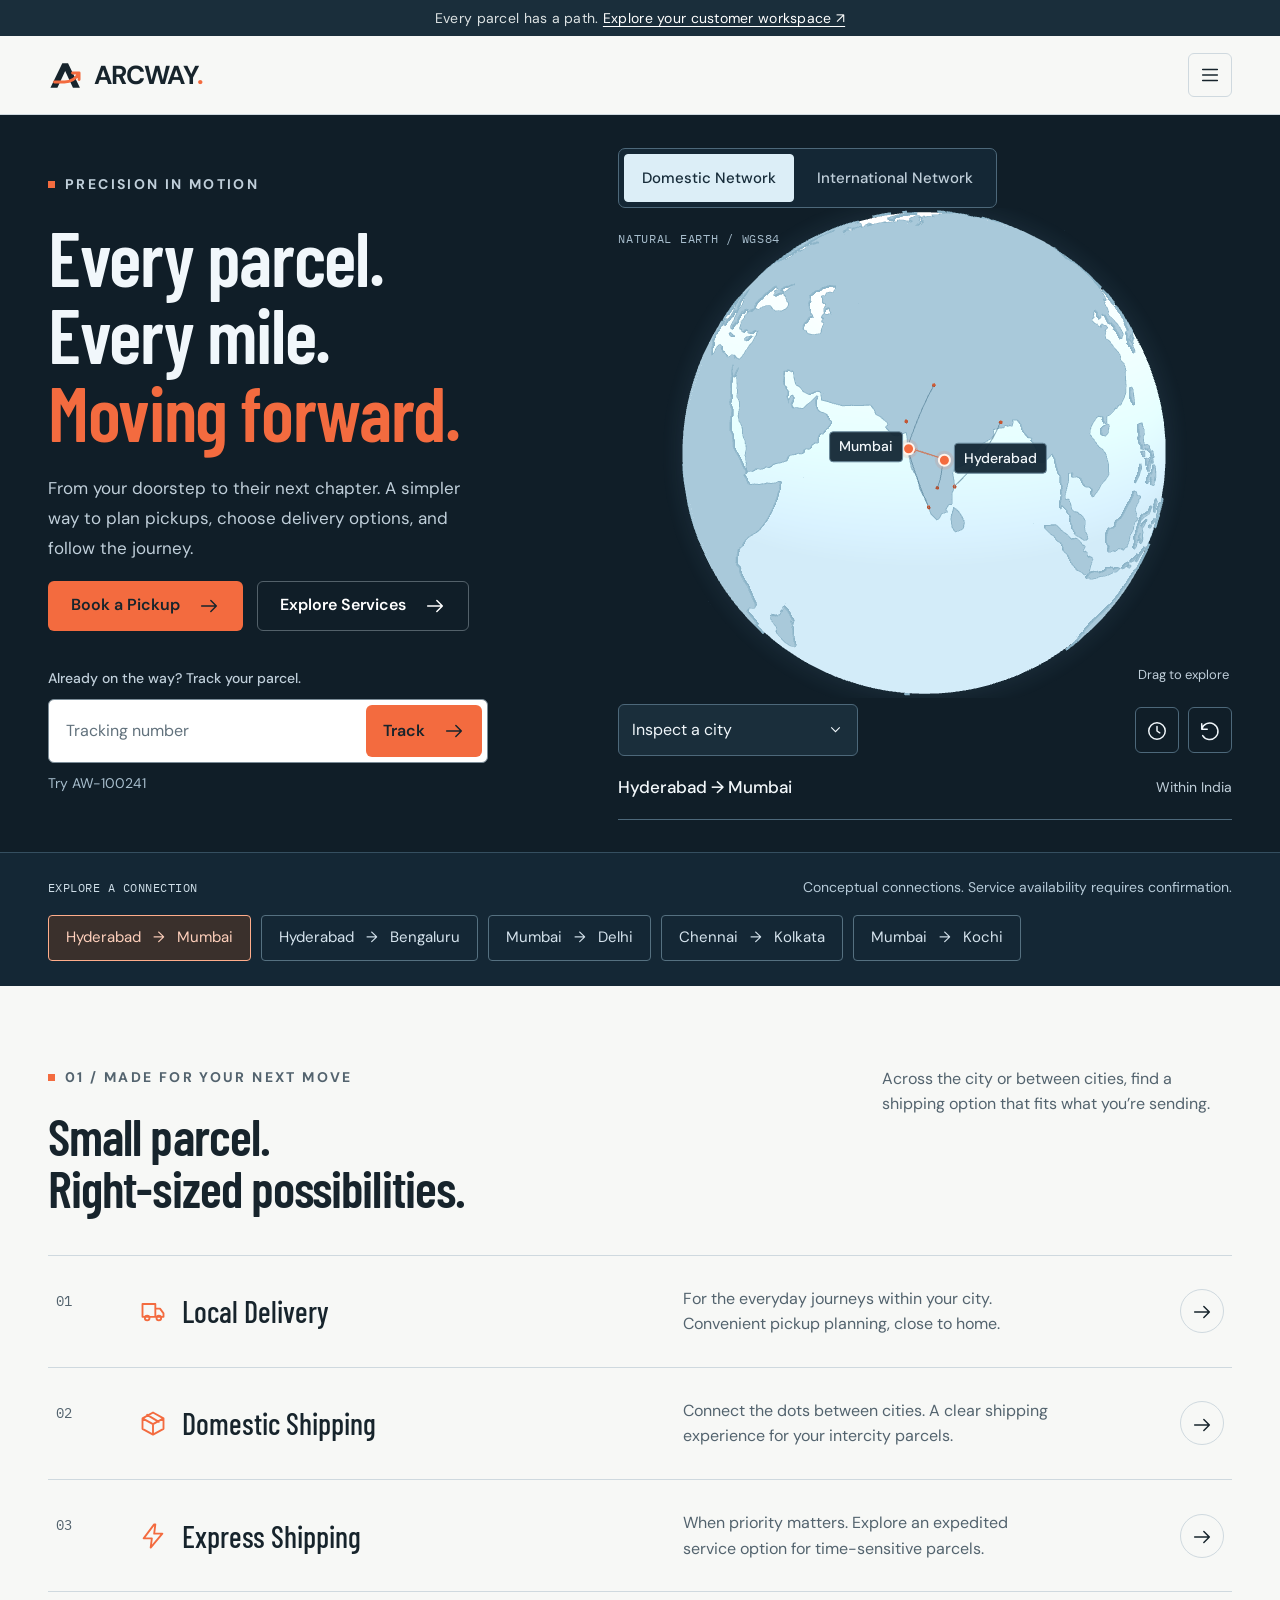
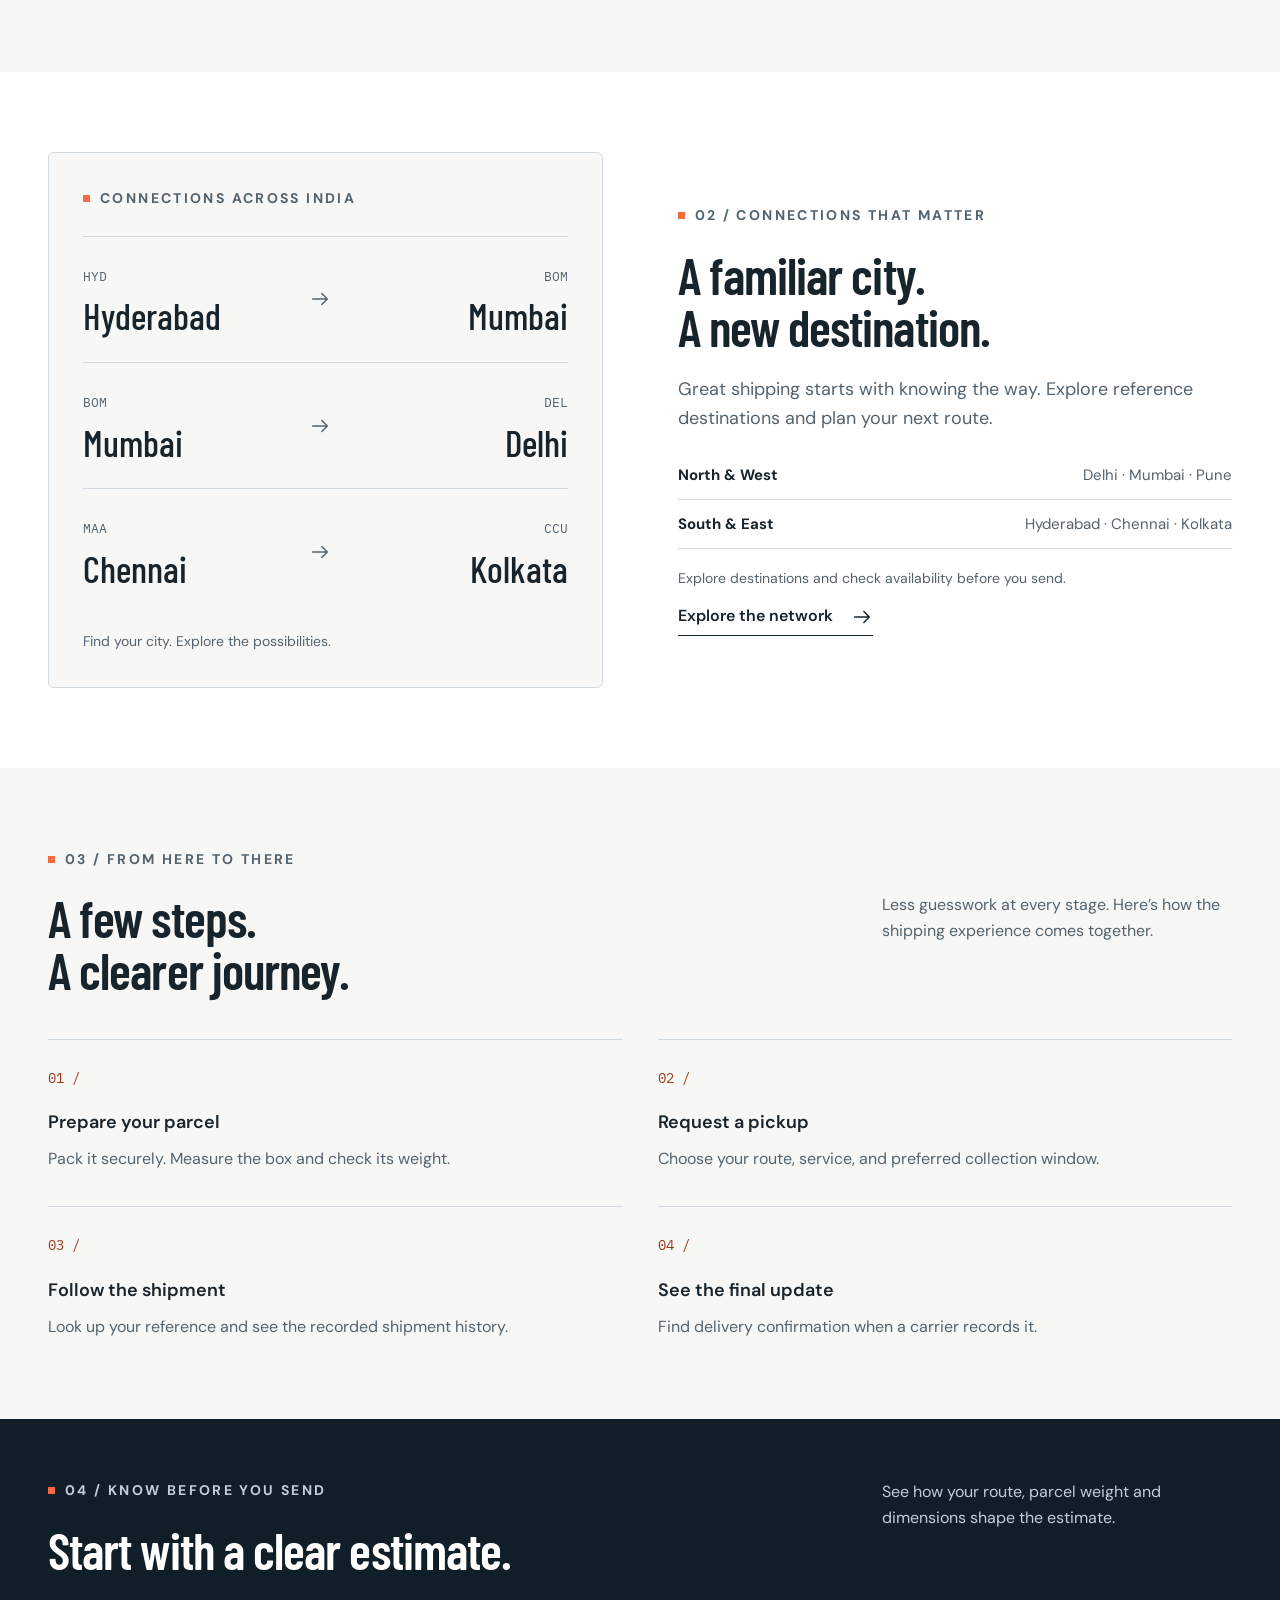
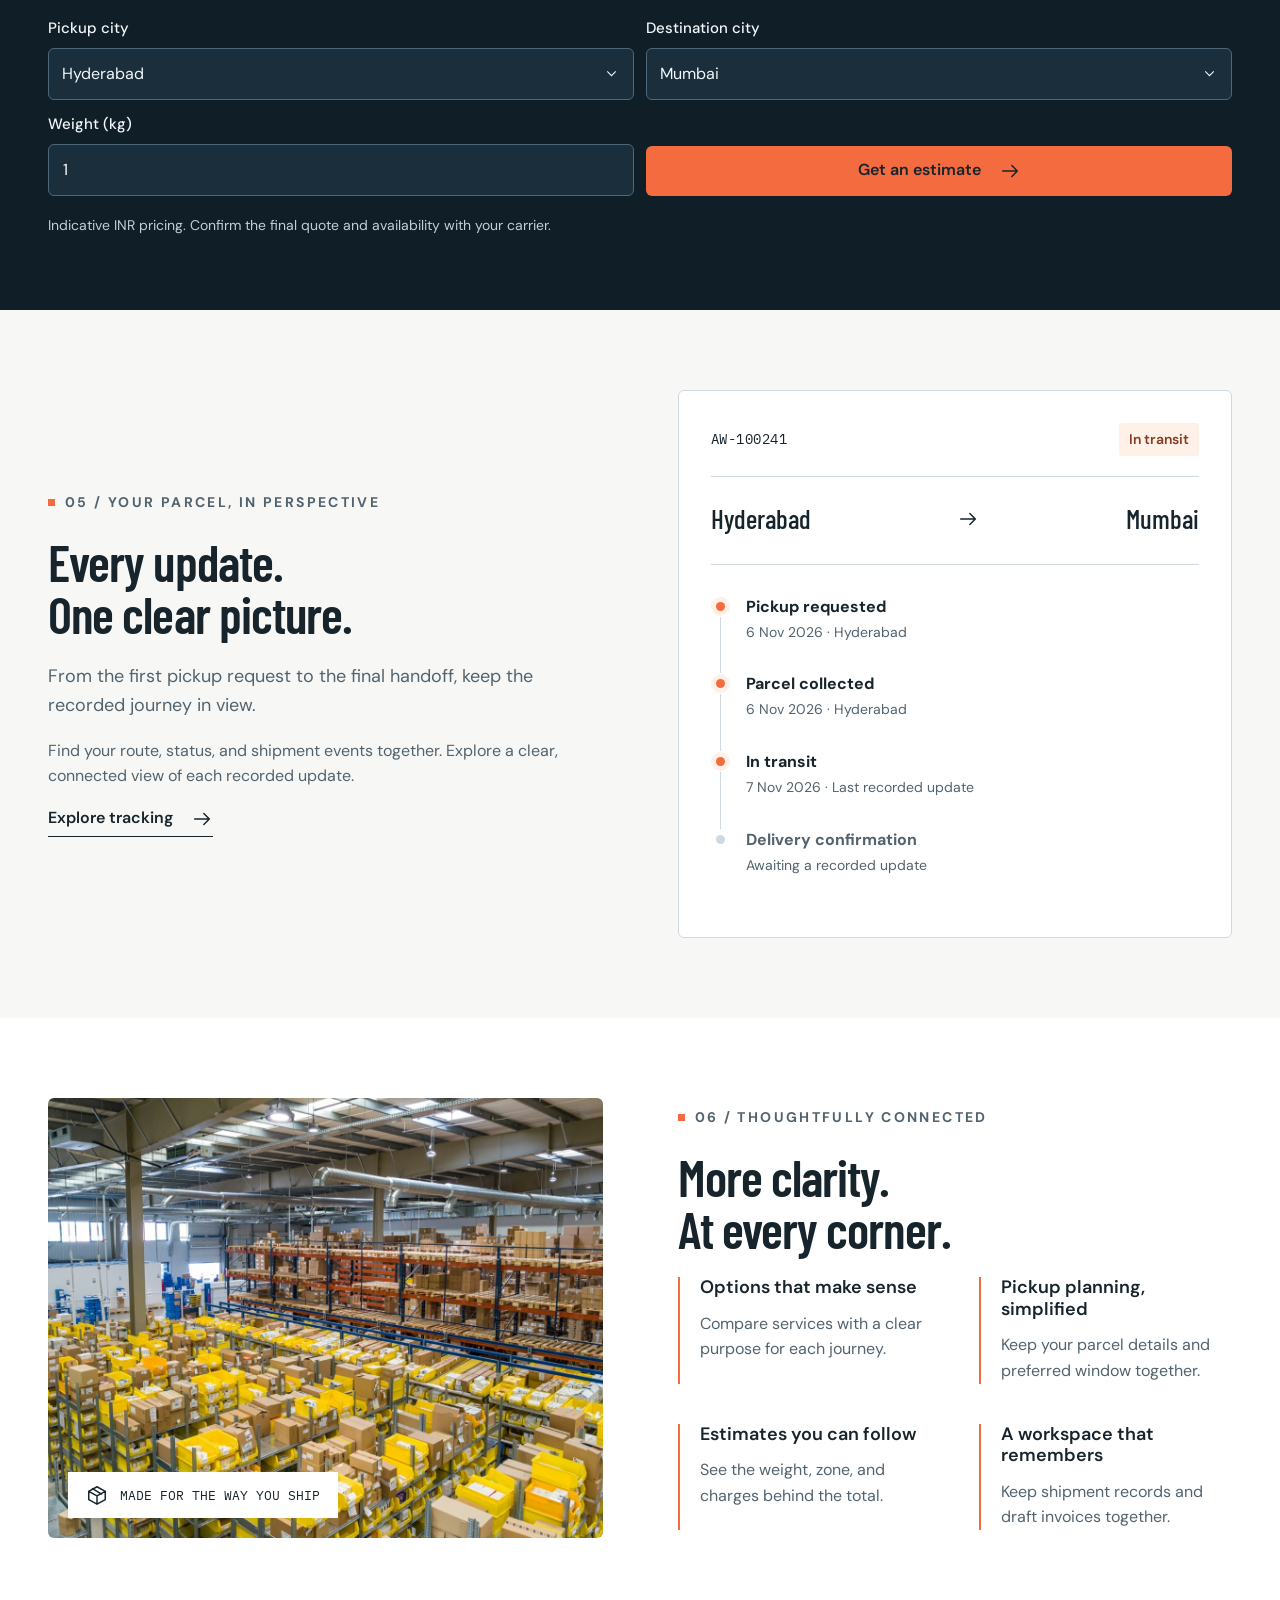
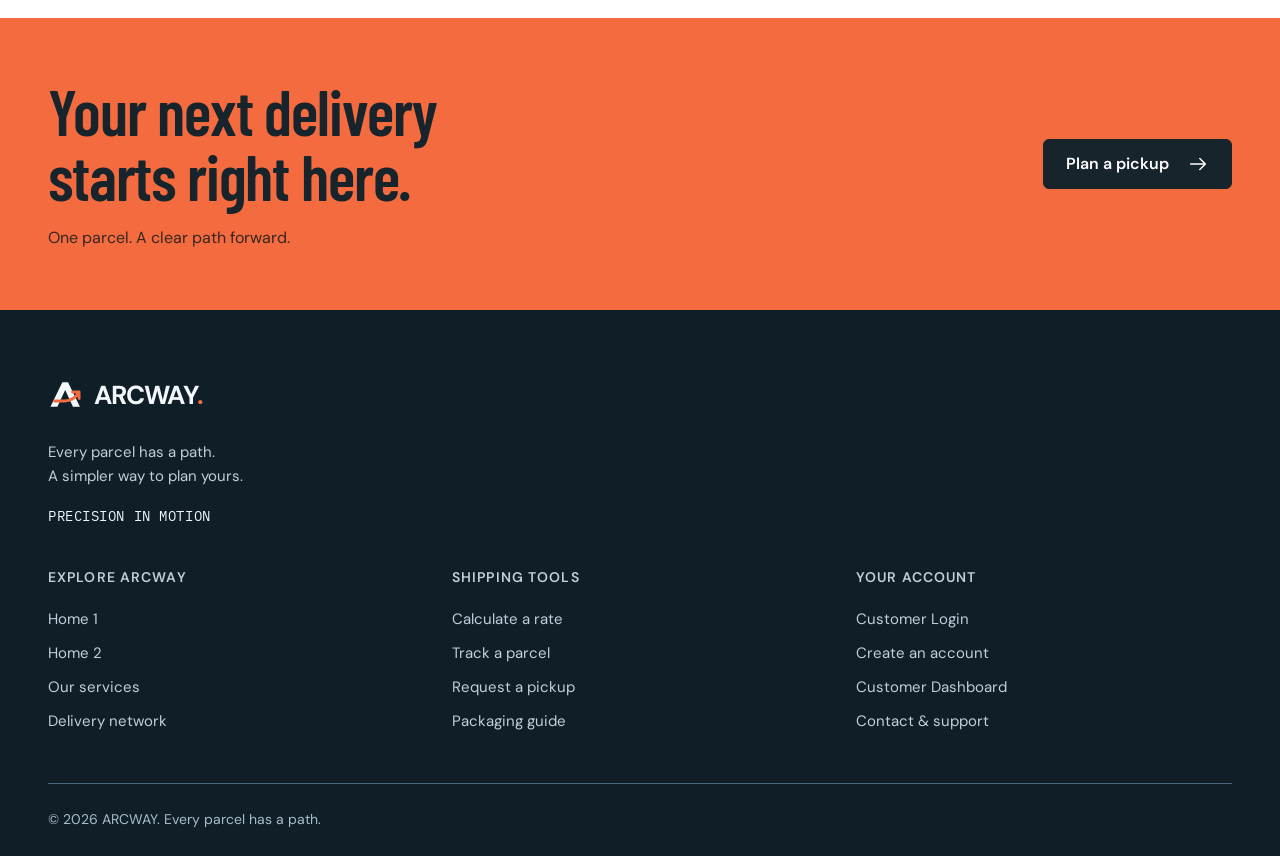
<file: index.html>
<!doctype html>
<html lang="en" dir="ltr" data-theme="light">
  <head>
    <meta charset="utf-8" />
    <meta name="viewport" content="width=device-width, initial-scale=1" />
    <meta name="theme-color" content="#17242c" />
    <title>Every parcel. Every mile. | ARCWAY</title>
    <meta
      name="description"
      content="ARCWAY. Every parcel has a path. Explore shipping options, estimate a rate and follow your parcel’s journey."
    />
    <link rel="icon" type="image/svg+xml" href="assets/graphics/favicon.svg" />
    <link rel="stylesheet" href="assets/css/fonts.css" />
    <link rel="stylesheet" href="assets/css/style.css" />
    <link rel="stylesheet" href="assets/css/dark-mode.css" />
    <link rel="stylesheet" href="assets/css/rtl.css" />
    <link rel="stylesheet" href="assets/css/globe.css" />
    <script defer src="assets/js/site-config.js"></script>
    <script defer src="assets/js/city-data.js"></script>
    <script defer src="assets/js/service-data.js"></script>
    <script defer src="assets/js/utils.js"></script>
    <script defer src="assets/js/shipment-data.js"></script>
    <script defer src="assets/js/main.js"></script>
    <script defer src="assets/js/globe.js"></script>
    <link rel="stylesheet" href="assets/css/select-controls.css" />
    <script defer src="assets/js/select-controls.js"></script>
  </head>
  <body data-page="home">
    <noscript
      ><p class="notice" style="margin: 16px">
        Enable JavaScript to use navigation, shipping tools and the local
        customer workspace. This is a frontend demonstration; no delivery
        service is connected.
      </p></noscript
    ><a class="skip-link" href="#main">Skip to content</a>
    <div class="top-note">
      Every parcel has a path.
      <a href="pages/dashboard.html">Explore your customer workspace ↗</a>
    </div>
    <header data-header></header>
    <main id="main">
      <section class="hero">
        <div class="container hero-grid">
          <div class="hero-copy">
            <span class="eyebrow">Precision in motion</span>
            <h1>
              Every parcel.<br />Every mile.<br /><em>Moving forward.</em>
            </h1>
            <p>
              From your doorstep to their next chapter. A simpler way to plan
              pickups, choose delivery options, and follow the journey.
            </p>
            <div class="actions">
              <a class="btn btn-primary" href="pages/dashboard.html#book"
                >Book a Pickup <span data-icon="arrow"></span></a
              ><a class="btn btn-outline" href="pages/services.html"
                >Explore Services <span data-icon="arrow"></span
              ></a>
            </div>
            <form class="track-shortcut" data-tracking-shortcut>
              <label for="hero-tracking"
                >Already on the way? Track your parcel.</label
              >
              <div class="tracking-field">
                <input
                  id="hero-tracking"
                  name="tracking"
                  aria-label="Tracking number"
                  placeholder="Tracking number"
                  required
                  maxlength="40"
                /><button class="btn btn-primary" type="submit">
                  Track <span data-icon="arrow"></span>
                </button>
              </div>
              <small>Try AW-100241</small>
            </form>
          </div>
          <div class="network-explorer" aria-label="Geographic route explorer">
            <div
              class="network-tabs"
              role="group"
              aria-label="Choose a network"
            >
              <button type="button" data-network="domestic" aria-pressed="true">
                Domestic<span class="network-word"> Network</span>
              </button>
              <button
                type="button"
                data-network="international"
                aria-label="International Network"
                aria-pressed="false"
              >
                International<span class="network-word"> Network</span>
              </button>
            </div>
            <div class="globe-shell" data-network="domestic">
              <div
                class="globe-stage"
                role="img"
                aria-label="Interactive Earth with accurate land geometry and city connections. Drag to rotate, or use the route and city controls."
              ></div>
              <div
                class="globe-fallback"
                aria-label="Geographic network overview"
              >
                <div data-network-map></div>
                <h3>A world of connections.</h3>
                <p>
                  Explore cities and choose a connection using the controls
                  below.
                </p>
              </div>
              <span class="globe-caption">NATURAL EARTH / WGS84</span>
              <span class="globe-gesture">Drag to explore</span>
            </div>
            <div class="globe-toolbar">
              <select data-globe-city aria-label="Inspect a city">
                <option value="">Inspect a city</option>
              </select>
              <div class="globe-controls">
                <button
                  class="icon-btn"
                  type="button"
                  data-globe-rotate
                  aria-label="Start slow Earth rotation"
                  aria-pressed="false"
                >
                  <span data-icon="clock"></span>
                </button>
                <button
                  class="icon-btn"
                  type="button"
                  data-globe-reset
                  aria-label="Reset Earth view"
                >
                  <span data-icon="reset"></span>
                </button>
              </div>
            </div>
            <div class="globe-route-info" aria-live="polite">
              <strong data-route-label>Hyderabad → Mumbai</strong>
              <span data-city-info>Domestic Network</span>
            </div>
          </div>
        </div>
        <div class="route-strip">
          <div class="container">
            <div class="route-strip-heading">
              <span class="mono">EXPLORE A CONNECTION</span>
              <p>
                Conceptual connections. Service availability requires
                confirmation.
              </p>
            </div>
            <div class="route-select-field field">
              <label for="network-route">Choose a connection</label
              ><select id="network-route" data-route-select></select>
            </div>
            <div
              class="route-options"
              aria-label="Routes in the selected network"
            ></div>
          </div>
        </div>
      </section>
      <section class="section container">
        <div class="intro-line">
          <div>
            <span class="eyebrow">01 / Made for your next move</span>
            <h2>Small parcel.<br />Right-sized possibilities.</h2>
          </div>
          <p>
            Across the city or between cities, find a shipping option that fits
            what you’re sending.
          </p>
        </div>
        <div class="services-list">
          <a class="service-row" href="pages/services.html#local"
            ><span class="service-number">01</span>
            <div class="service-name">
              <span data-icon="truck"></span>
              <h3>Local Delivery</h3>
            </div>
            <p>
              For the everyday journeys within your city. Convenient pickup
              planning, close to home.
            </p>
            <span class="circle-arrow"><span data-icon="arrow"></span></span></a
          ><a class="service-row" href="pages/services.html#domestic"
            ><span class="service-number">02</span>
            <div class="service-name">
              <span data-icon="box"></span>
              <h3>Domestic Shipping</h3>
            </div>
            <p>
              Connect the dots between cities. A clear shipping experience for
              your intercity parcels.
            </p>
            <span class="circle-arrow"><span data-icon="arrow"></span></span></a
          ><a class="service-row" href="pages/services.html#express"
            ><span class="service-number">03</span>
            <div class="service-name">
              <span data-icon="bolt"></span>
              <h3>Express Shipping</h3>
            </div>
            <p>
              When priority matters. Explore an expedited service option for
              time-sensitive parcels.
            </p>
            <span class="circle-arrow"><span data-icon="arrow"></span></span
          ></a>
        </div>
      </section>
      <section class="section subtle">
        <div class="container split">
          <div class="destination-board">
            <span class="eyebrow">Connections across India</span>
            <div class="destination-lane">
              <div><span>HYD</span><strong>Hyderabad</strong></div>
              <span data-icon="arrow"></span>
              <div><span>BOM</span><strong>Mumbai</strong></div>
            </div>
            <div class="destination-lane">
              <div><span>BOM</span><strong>Mumbai</strong></div>
              <span data-icon="arrow"></span>
              <div><span>DEL</span><strong>Delhi</strong></div>
            </div>
            <div class="destination-lane">
              <div><span>MAA</span><strong>Chennai</strong></div>
              <span data-icon="arrow"></span>
              <div><span>CCU</span><strong>Kolkata</strong></div>
            </div>
            <p>Find your city. Explore the possibilities.</p>
          </div>
          <div>
            <span class="eyebrow">02 / Connections that matter</span>
            <h2>A familiar city.<br />A new destination.</h2>
            <p class="lead">
              Great shipping starts with knowing the way. Explore reference
              destinations and plan your next route.
            </p>
            <div class="city-line">
              <strong>North & West</strong><span>Delhi · Mumbai · Pune</span>
            </div>
            <div class="city-line">
              <strong>South & East</strong
              ><span>Hyderabad · Chennai · Kolkata</span>
            </div>
            <p class="form-note">
              Explore destinations and check availability before you send.
            </p>
            <a class="text-link" href="pages/coverage.html"
              >Explore the network <span data-icon="arrow"></span
            ></a>
          </div>
        </div>
      </section>
      <section class="section container">
        <span class="eyebrow">03 / From here to there</span>
        <div class="intro-line">
          <h2>A few steps.<br />A clearer journey.</h2>
          <p>
            Less guesswork at every stage. Here’s how the shipping experience
            comes together.
          </p>
        </div>
        <div class="steps">
          <article class="step">
            <span class="step-num">01 /</span>
            <h3>Prepare your parcel</h3>
            <p>Pack it securely. Measure the box and check its weight.</p>
          </article>
          <article class="step">
            <span class="step-num">02 /</span>
            <h3>Request a pickup</h3>
            <p>Choose your route, service, and preferred collection window.</p>
          </article>
          <article class="step">
            <span class="step-num">03 /</span>
            <h3>Follow the shipment</h3>
            <p>Look up your reference and see the recorded shipment history.</p>
          </article>
          <article class="step">
            <span class="step-num">04 /</span>
            <h3>See the final update</h3>
            <p>Find delivery confirmation when a carrier records it.</p>
          </article>
        </div>
      </section>
      <section class="section-sm estimate-band">
        <div class="container">
          <div class="intro-line">
            <div>
              <span class="eyebrow">04 / Know before you send</span>
              <h2>Start with a clear estimate.</h2>
            </div>
            <p>
              See how your route, parcel weight and dimensions shape the
              estimate.
            </p>
          </div>
          <form class="mini-estimate" data-mini-estimate>
            <div class="field">
              <label for="mini-origin">Pickup city</label
              ><select
                id="mini-origin"
                name="origin"
                data-cities
                data-selected="hyderabad"
              ></select>
            </div>
            <div class="field">
              <label for="mini-destination">Destination city</label
              ><select
                id="mini-destination"
                name="destination"
                data-cities
                data-selected="mumbai"
              ></select>
            </div>
            <div class="field">
              <label for="mini-weight">Weight (kg)</label
              ><input
                id="mini-weight"
                type="number"
                name="weight"
                min="0.01"
                max="70"
                step="0.01"
                value="1"
                required
              />
            </div>
            <button class="btn btn-primary" type="submit">
              Get an estimate <span data-icon="arrow"></span></button
            ><input type="hidden" name="service" value="domestic" />
          </form>
          <p class="form-note">
            Indicative INR pricing. Confirm the final quote and availability
            with your carrier.
          </p>
        </div>
      </section>
      <section class="section container">
        <div class="split">
          <div>
            <span class="eyebrow">05 / Your parcel, in perspective</span>
            <h2>Every update.<br />One clear picture.</h2>
            <p class="lead">
              From the first pickup request to the final handoff, keep the
              recorded journey in view.
            </p>
            <p>
              Find your route, status, and shipment events together. Explore a
              clear, connected view of each recorded update.
            </p>
            <a class="text-link" href="pages/tracking.html?id=AW-100241"
              >Explore tracking <span data-icon="arrow"></span
            ></a>
          </div>
          <div class="sample-shipment">
            <div class="sample-top">
              <span class="mono">AW-100241</span
              ><span class="badge">In transit</span>
            </div>
            <div class="summary-route">
              <strong>Hyderabad</strong><span data-icon="arrow"></span
              ><strong>Mumbai</strong>
            </div>
            <ol class="timeline">
              <li>
                <strong>Pickup requested</strong
                ><span>6 Nov 2026 · Hyderabad</span>
              </li>
              <li>
                <strong>Parcel collected</strong
                ><span>6 Nov 2026 · Hyderabad</span>
              </li>
              <li>
                <strong>In transit</strong
                ><span>7 Nov 2026 · Last recorded update</span>
              </li>
              <li class="future">
                <strong class="muted">Delivery confirmation</strong
                ><span>Awaiting a recorded update</span>
              </li>
            </ol>
          </div>
        </div>
      </section>
      <section class="section subtle">
        <div class="container split">
          <div class="photo-panel">
            <img
              src="assets/images/warehouse.jpg"
              alt="Organized warehouse with tall storage racks and parcel handling space"
              width="1400"
              height="934"
              loading="lazy"
            /><span class="photo-label"
              ><span data-icon="box"></span> MADE FOR THE WAY YOU SHIP</span
            >
          </div>
          <div>
            <span class="eyebrow">06 / Thoughtfully connected</span>
            <h2>More clarity.<br />At every corner.</h2>
            <div class="benefits">
              <div class="benefit">
                <h3>Options that make sense</h3>
                <p>Compare services with a clear purpose for each journey.</p>
              </div>
              <div class="benefit">
                <h3>Pickup planning, simplified</h3>
                <p>Keep your parcel details and preferred window together.</p>
              </div>
              <div class="benefit">
                <h3>Estimates you can follow</h3>
                <p>See the weight, zone, and charges behind the total.</p>
              </div>
              <div class="benefit">
                <h3>A workspace that remembers</h3>
                <p>Keep shipment records and draft invoices together.</p>
              </div>
            </div>
          </div>
        </div>
      </section>
      <section class="closing">
        <div class="container">
          <div>
            <h2>Your next delivery<br />starts right here.</h2>
            <p>One parcel. A clear path forward.</p>
          </div>
          <a class="btn btn-outline" href="pages/dashboard.html#book"
            >Plan a pickup <span data-icon="arrow"></span
          ></a>
        </div>
      </section>
    </main>
    <div data-footer></div>
    <button class="back-top" aria-label="Back to top" hidden>
      <span data-icon="up"></span>
    </button>
  </body>
</html>
</file>
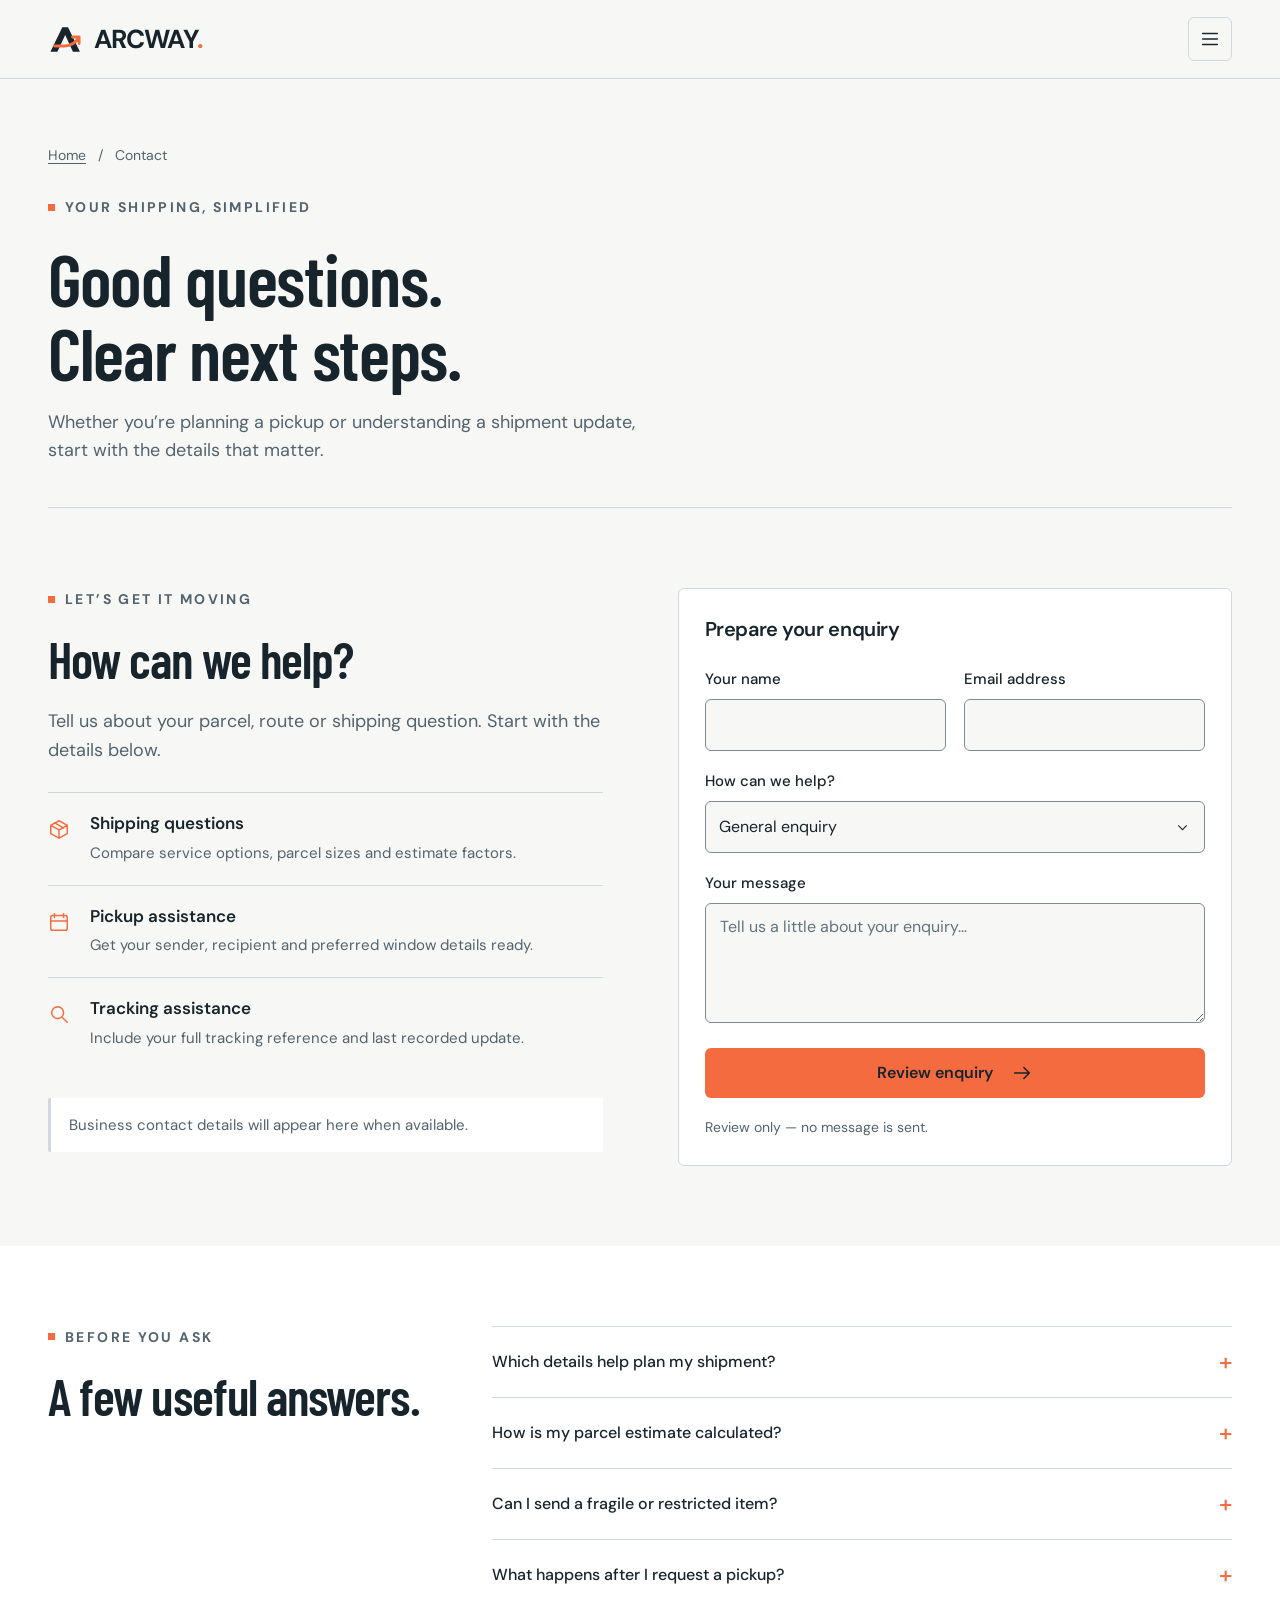
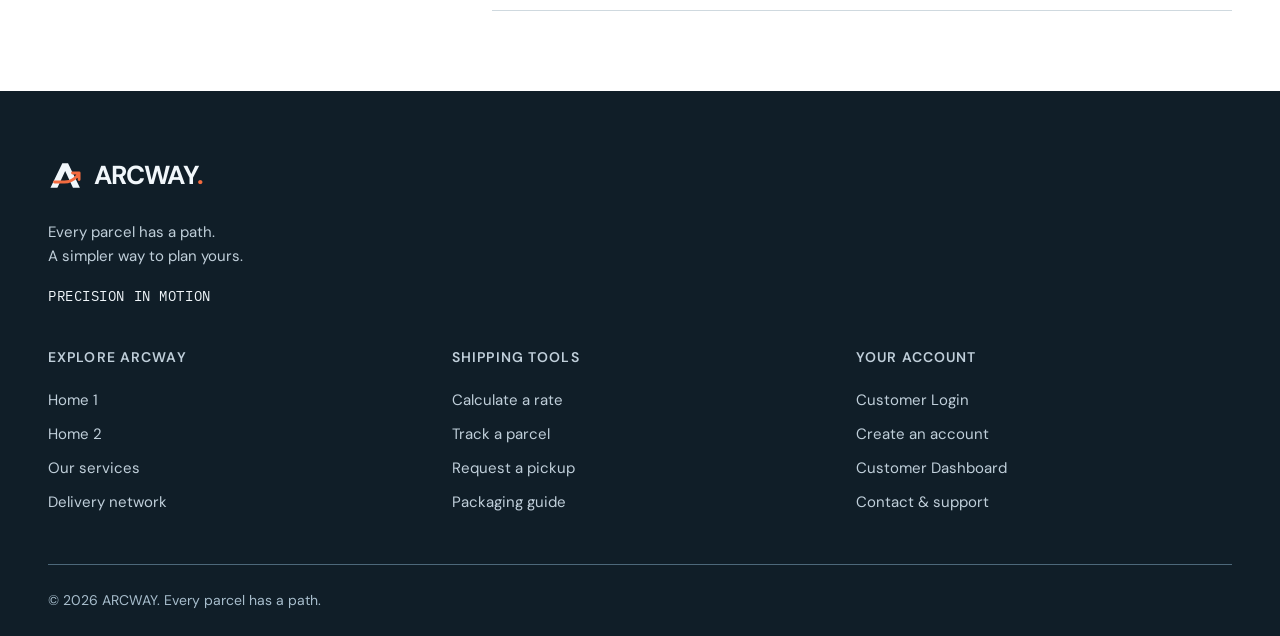
<file: pages/contact.html>
<!doctype html>
<html lang="en" dir="ltr" data-theme="light">
  <head>
    <meta charset="utf-8" />
    <meta name="viewport" content="width=device-width, initial-scale=1" />
    <meta name="theme-color" content="#17242c" />
    <title>Contact & support | ARCWAY</title>
    <meta
      name="description"
      content="ARCWAY. Every parcel has a path. Explore shipping options, estimate a rate and follow your parcel’s journey."
    />
    <link
      rel="icon"
      type="image/svg+xml"
      href="../assets/graphics/favicon.svg"
    />
    <link rel="stylesheet" href="../assets/css/fonts.css" />
    <link rel="stylesheet" href="../assets/css/style.css" />
    <link rel="stylesheet" href="../assets/css/dark-mode.css" />
    <link rel="stylesheet" href="../assets/css/rtl.css" />
    <script defer src="../assets/js/site-config.js"></script>
    <script defer src="../assets/js/city-data.js"></script>
    <script defer src="../assets/js/service-data.js"></script>
    <script defer src="../assets/js/utils.js"></script>
    <script defer src="../assets/js/shipment-data.js"></script>
    <script defer src="../assets/js/main.js"></script>
    <script defer src="../assets/js/contact.js"></script>
    <link rel="stylesheet" href="../assets/css/select-controls.css" />
    <script defer src="../assets/js/select-controls.js"></script>
  </head>
  <body data-page="contact">
    <noscript
      ><p class="notice" style="margin: 16px">
        Enable JavaScript to use navigation, shipping tools and the local
        customer workspace. This is a frontend demonstration; no delivery
        service is connected.
      </p></noscript
    ><a class="skip-link" href="#main">Skip to content</a>
    <header data-header></header>
    <main id="main">
      <section class="container page-heading">
        <div class="breadcrumbs">
          <a href="../index.html">Home</a><span>/</span><span>Contact</span>
        </div>
        <span class="eyebrow">Your shipping, simplified</span>
        <h1>Good questions.<br />Clear next steps.</h1>
        <p class="lead">
          Whether you’re planning a pickup or understanding a shipment update,
          start with the details that matter.
        </p>
      </section>
      <section class="section container">
        <div class="split" style="align-items: start">
          <div>
            <span class="eyebrow">Let’s get it moving</span>
            <h2>How can we help?</h2>
            <p class="lead">
              Tell us about your parcel, route or shipping question. Start with
              the details below.
            </p>
            <div class="contact-options">
              <div class="contact-option">
                <span data-icon="box"></span>
                <div>
                  <h3>Shipping questions</h3>
                  <p>
                    Compare service options, parcel sizes and estimate factors.
                  </p>
                </div>
              </div>
              <div class="contact-option">
                <span data-icon="calendar"></span>
                <div>
                  <h3>Pickup assistance</h3>
                  <p>
                    Get your sender, recipient and preferred window details
                    ready.
                  </p>
                </div>
              </div>
              <div class="contact-option">
                <span data-icon="search"></span>
                <div>
                  <h3>Tracking assistance</h3>
                  <p>
                    Include your full tracking reference and last recorded
                    update.
                  </p>
                </div>
              </div>
            </div>
            <div class="notice notice-neutral">
              Business contact details will appear here when available.
            </div>
          </div>
          <form id="contact-form" class="panel">
            <h2 class="panel-title">Prepare your enquiry</h2>
            <div class="form-grid">
              <div class="field">
                <label for="contact-name">Your name</label
                ><input
                  id="contact-name"
                  name="name"
                  autocomplete="name"
                  maxlength="100"
                  required
                />
              </div>
              <div class="field">
                <label for="contact-email">Email address</label
                ><input
                  id="contact-email"
                  name="email"
                  type="email"
                  autocomplete="email"
                  maxlength="180"
                  required
                />
              </div>
              <div class="field full">
                <label for="contact-topic">How can we help?</label
                ><select id="contact-topic" name="topic">
                  <option>General enquiry</option>
                  <option>Shipping options</option>
                  <option>Pickup assistance</option>
                  <option>Tracking assistance</option>
                </select>
              </div>
              <div class="field full">
                <label for="contact-message">Your message</label
                ><textarea
                  id="contact-message"
                  name="message"
                  minlength="10"
                  maxlength="2500"
                  placeholder="Tell us a little about your enquiry…"
                  required
                ></textarea>
              </div>
            </div>
            <button
              class="btn btn-primary"
              style="width: 100%; margin-top: 25px"
              type="submit"
            >
              Review enquiry <span data-icon="arrow"></span>
            </button>
            <p class="form-note" style="margin-bottom: 0">
              Review only — no message is sent.
            </p>
          </form>
        </div>
        <div
          class="panel"
          id="contact-preview"
          style="margin-top: 35px"
          hidden
          aria-live="polite"
        ></div>
      </section>
      <section class="section subtle">
        <div class="container faq-grid">
          <div>
            <span class="eyebrow">Before you ask</span>
            <h2>A few useful answers.</h2>
          </div>
          <div class="faq-list">
            <details>
              <summary>Which details help plan my shipment?</summary>
              <p>
                Have your pickup and delivery addresses, contact details, packed
                weight and outer box dimensions ready. Choose a service to see a
                useful starting estimate.
              </p>
            </details>
            <details>
              <summary>How is my parcel estimate calculated?</summary>
              <p>
                The calculator compares actual and volumetric weight, rounds up
                to the next 0.5 kg and applies the selected service estimate and
                distance zone.
              </p>
            </details>
            <details>
              <summary>Can I send a fragile or restricted item?</summary>
              <p>
                Use cushioning and a rigid box for fragile items. Acceptance,
                exclusions and insurance must be confirmed with the actual
                carrier before shipping.
              </p>
            </details>
            <details>
              <summary>What happens after I request a pickup?</summary>
              <p>
                Review the details and save your request in this browser. Its
                reference appears in your dashboard and tracking. No courier is
                dispatched.
              </p>
            </details>
          </div>
        </div>
      </section>
    </main>
    <div data-footer></div>
    <button class="back-top" aria-label="Back to top" hidden>
      <span data-icon="up"></span>
    </button>
  </body>
</html>
</file>
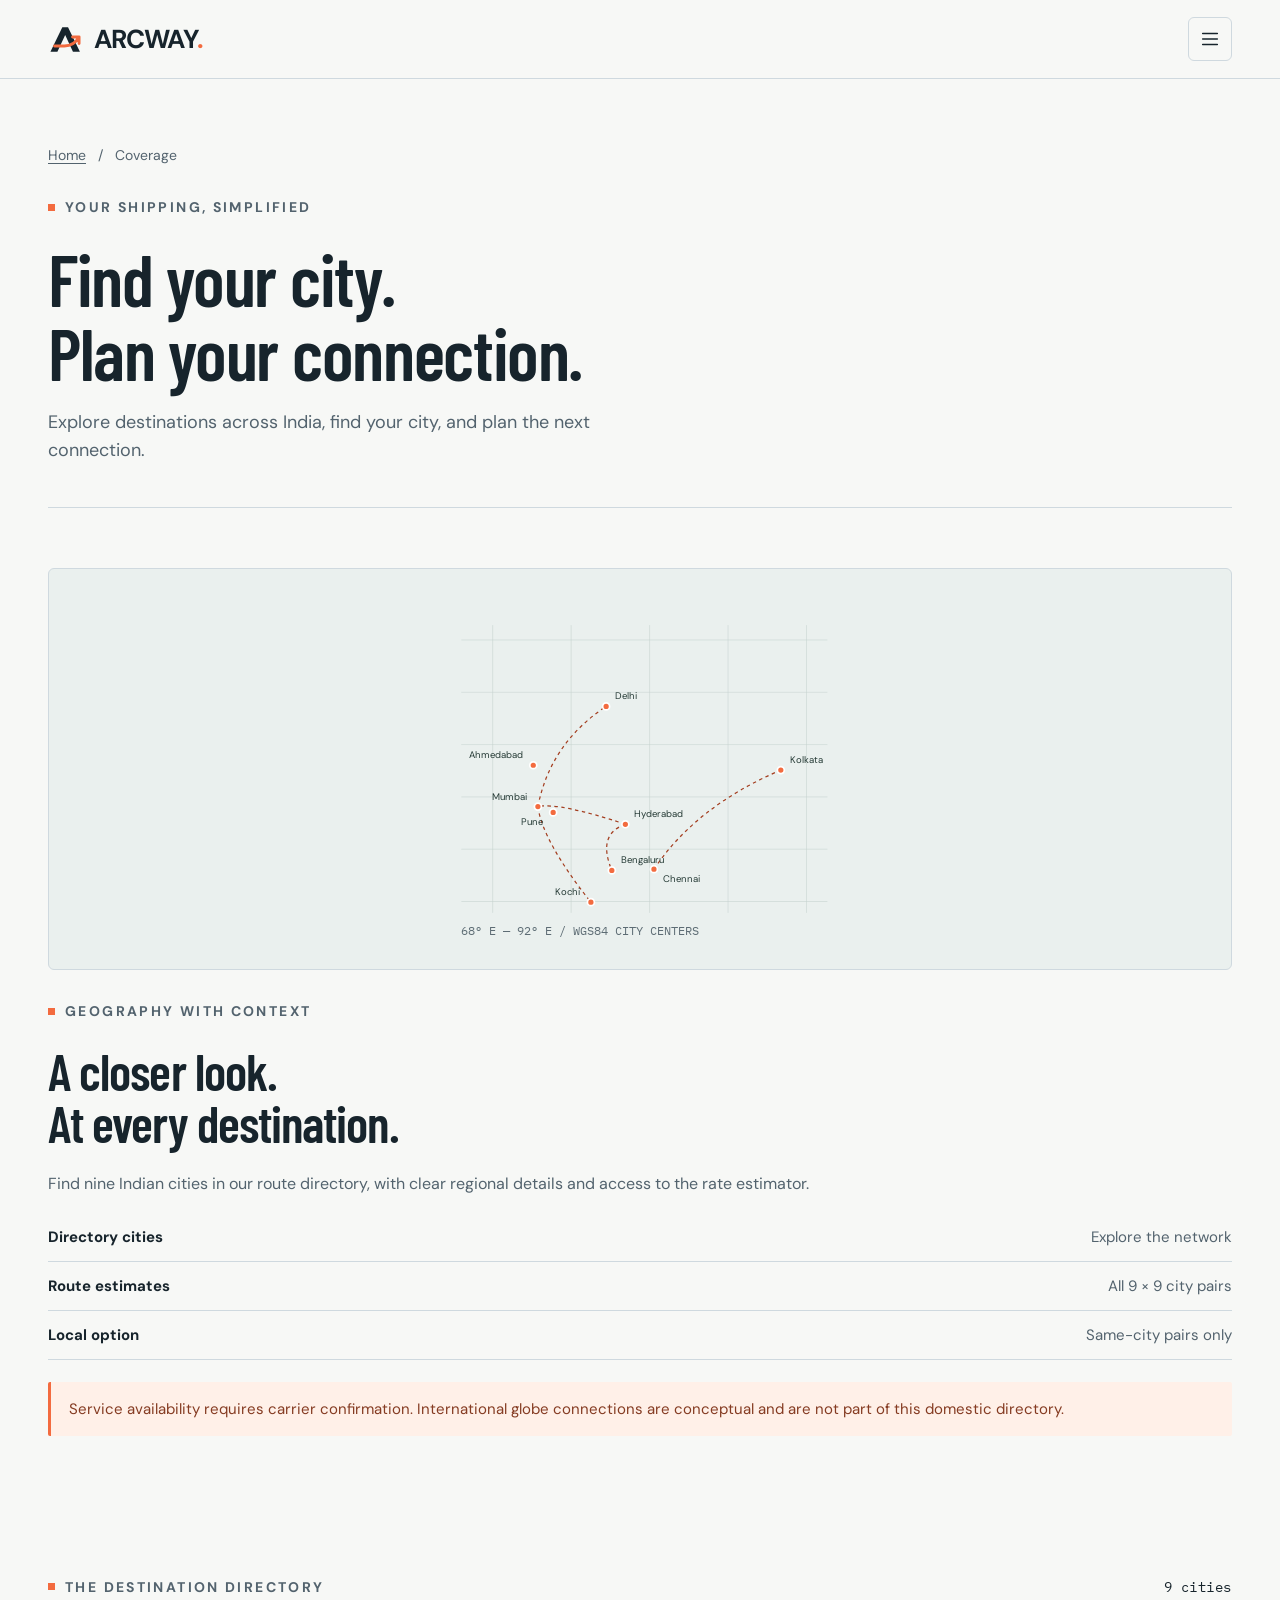
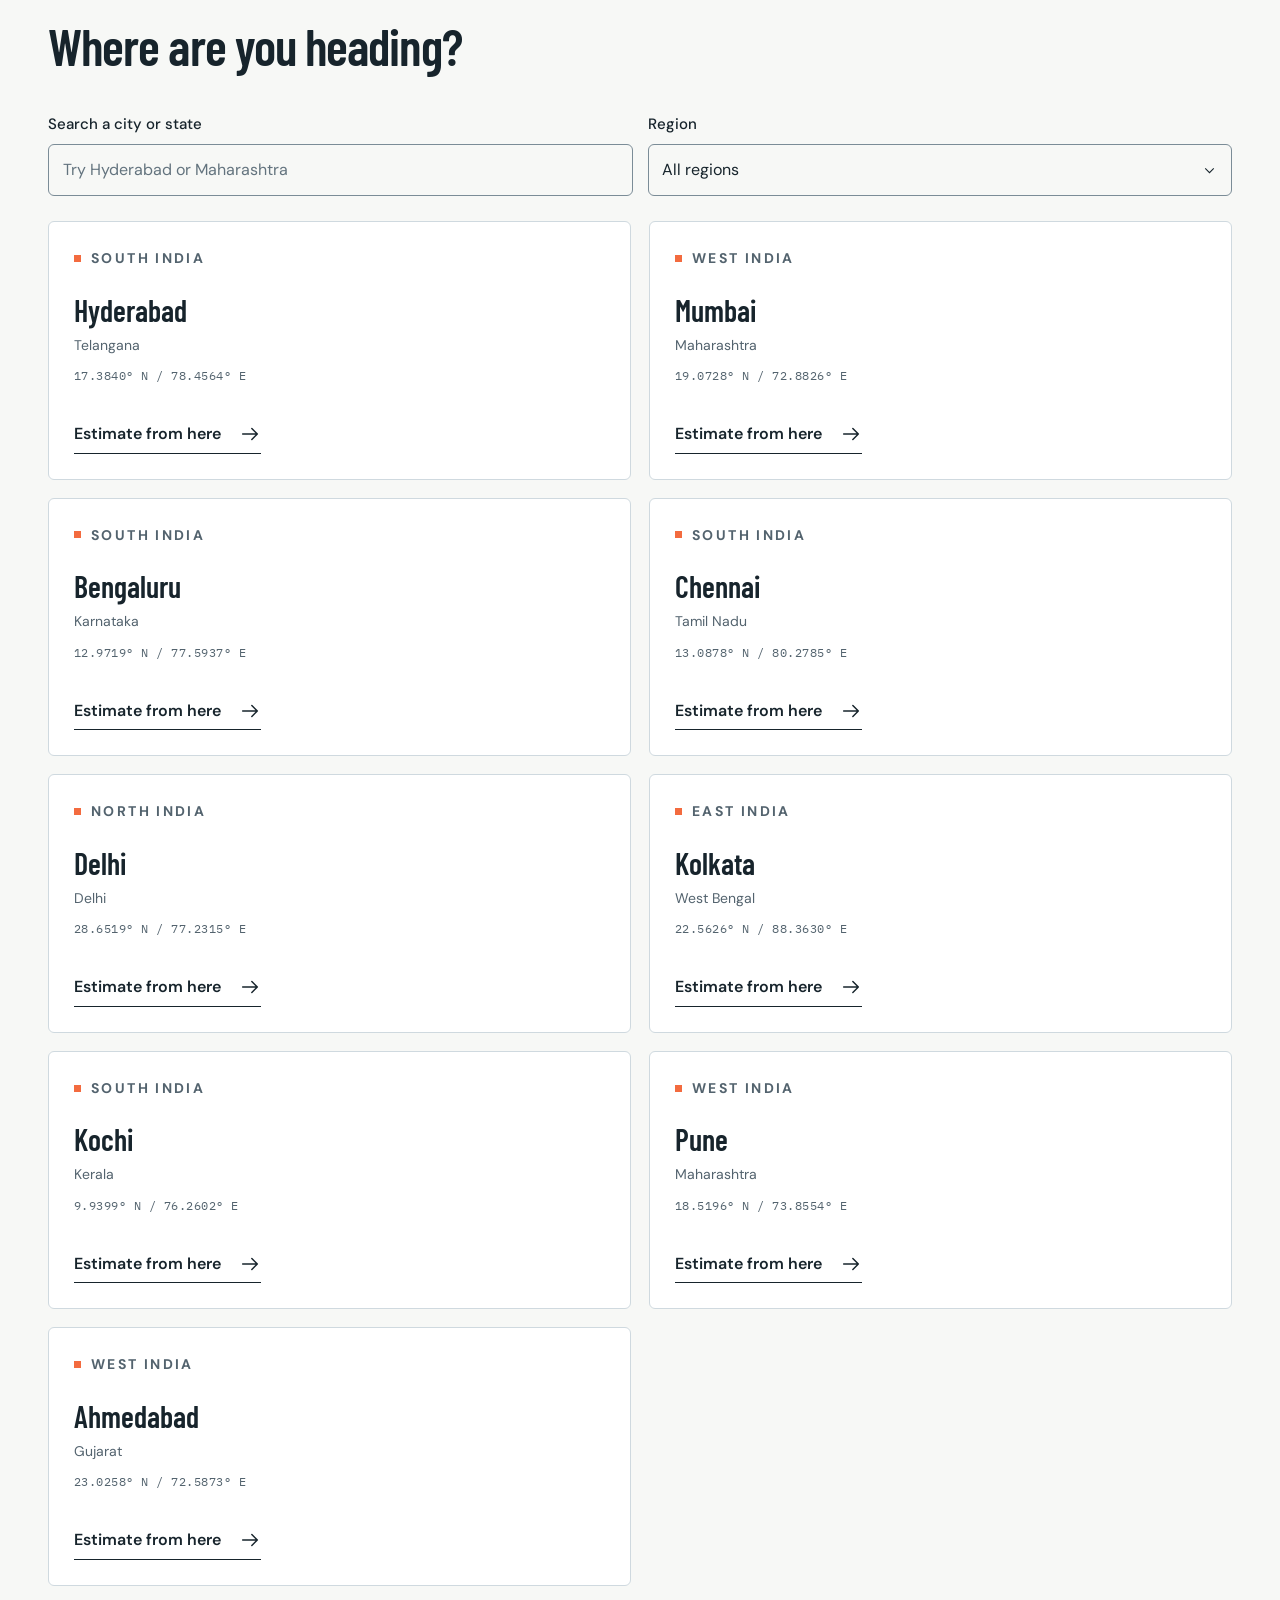
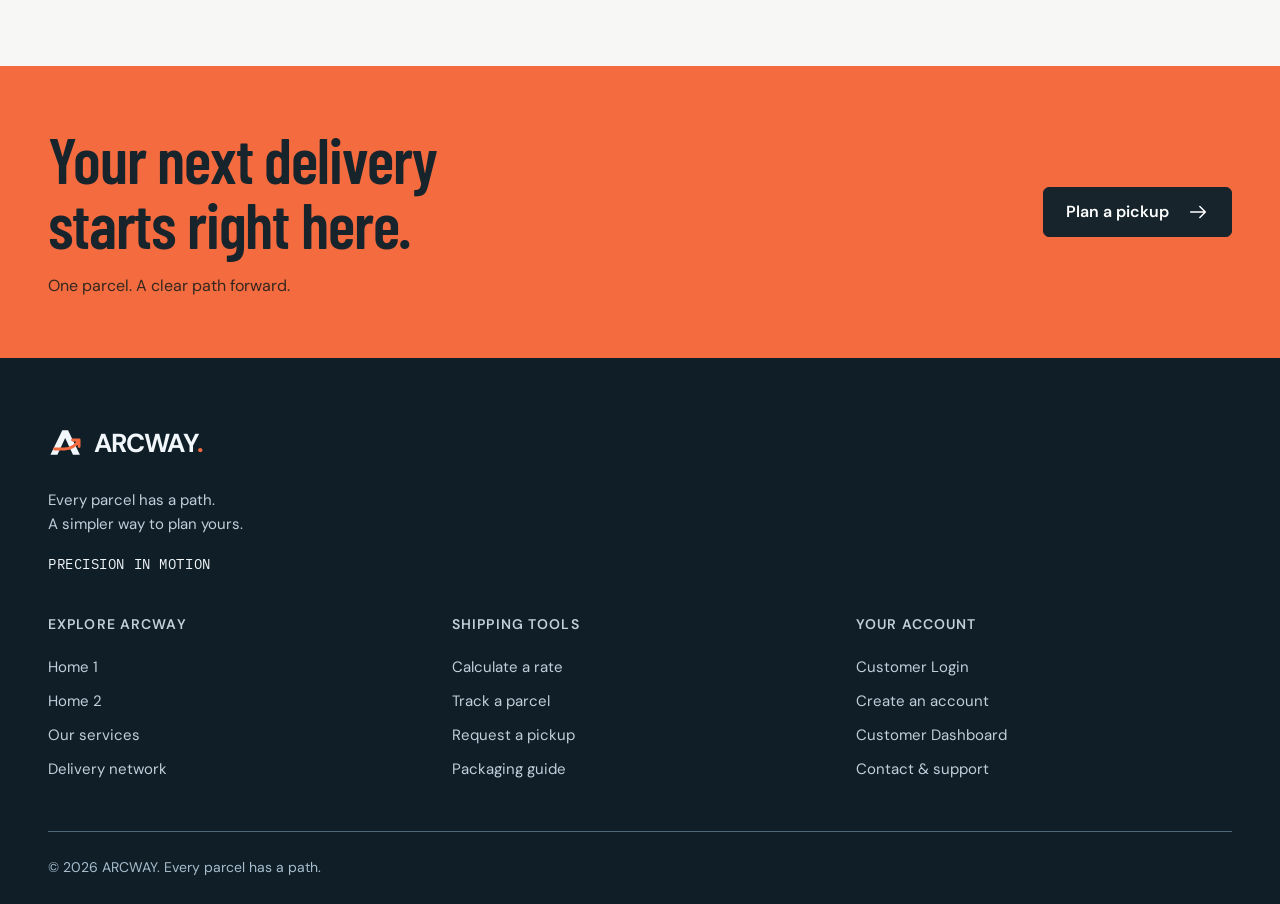
<file: pages/coverage.html>
<!doctype html>
<html lang="en" dir="ltr" data-theme="light">
  <head>
    <meta charset="utf-8" />
    <meta name="viewport" content="width=device-width, initial-scale=1" />
    <meta name="theme-color" content="#17242c" />
    <title>Delivery coverage | ARCWAY</title>
    <meta
      name="description"
      content="ARCWAY. Every parcel has a path. Explore shipping options, estimate a rate and follow your parcel’s journey."
    />
    <link
      rel="icon"
      type="image/svg+xml"
      href="../assets/graphics/favicon.svg"
    />
    <link rel="stylesheet" href="../assets/css/fonts.css" />
    <link rel="stylesheet" href="../assets/css/style.css" />
    <link rel="stylesheet" href="../assets/css/dark-mode.css" />
    <link rel="stylesheet" href="../assets/css/rtl.css" />
    <script defer src="../assets/js/site-config.js"></script>
    <script defer src="../assets/js/city-data.js"></script>
    <script defer src="../assets/js/service-data.js"></script>
    <script defer src="../assets/js/utils.js"></script>
    <script defer src="../assets/js/shipment-data.js"></script>
    <script defer src="../assets/js/main.js"></script>
    <script defer src="../assets/js/coverage.js"></script>
    <link rel="stylesheet" href="../assets/css/select-controls.css" />
    <script defer src="../assets/js/select-controls.js"></script>
  </head>
  <body data-page="coverage">
    <noscript
      ><p class="notice" style="margin: 16px">
        Enable JavaScript to use navigation, shipping tools and the local
        customer workspace. This is a frontend demonstration; no delivery
        service is connected.
      </p></noscript
    ><a class="skip-link" href="#main">Skip to content</a>
    <header data-header></header>
    <main id="main">
      <section class="container page-heading">
        <div class="breadcrumbs">
          <a href="../index.html">Home</a><span>/</span><span>Coverage</span>
        </div>
        <span class="eyebrow">Your shipping, simplified</span>
        <h1>Find your city.<br />Plan your connection.</h1>
        <p class="lead">
          Explore destinations across India, find your city, and plan the next
          connection.
        </p>
      </section>
      <section class="section-sm container">
        <div class="coverage-layout">
          <div class="network-panel">
            <svg
              viewBox="0 0 480 390"
              role="img"
              aria-label="Coordinate-based reference city network in India. Five illustrative routes, not confirmed coverage."
            >
              <title>India reference city network</title>
              <path class="map-grid" d="M71 30v330" />
              <path class="map-grid" d="M161 30v330" />
              <path class="map-grid" d="M251 30v330" />
              <path class="map-grid" d="M341 30v330" />
              <path class="map-grid" d="M431 30v330" />
              <path class="map-grid" d="M35 347h420" />
              <path class="map-grid" d="M35 287h420" />
              <path class="map-grid" d="M35 227h420" />
              <path class="map-grid" d="M35 167h420" />
              <path class="map-grid" d="M35 107h420" />
              <path class="map-grid" d="M35 47h420" />
              <path
                class="map-route"
                d="M223.21448000000007 258.39140000000003 Q148.05073000000004 233.25872 122.88698 238.12604"
              />
              <path
                class="map-route"
                d="M223.21448000000007 258.39140000000003 Q190.45045 269.86406 207.6864199999999 311.33672"
              />
              <path
                class="map-route"
                d="M122.88698 238.12604 Q137.02689999999996 165.65132 201.1668199999999 123.17660000000001"
              />
              <path
                class="map-route"
                d="M256.01246 309.94592 Q303.77359 238.09718 401.53472 196.24844000000002"
              />
              <path
                class="map-route"
                d="M122.88698 238.12604 Q128.28547000000003 277.92373999999995 183.68396000000007 347.72144"
              />
              <circle
                class="map-city"
                cx="223.21448000000007"
                cy="258.39140000000003"
                r="4"
              />
              <text
                x="233.21448000000007"
                y="250.39140000000003"
                text-anchor="start"
              >
                Hyderabad
              </text>
              <circle class="map-city" cx="122.88698" cy="238.12604" r="4" />
              <text x="110.88698" y="230.12604" text-anchor="end">Mumbai</text>
              <circle
                class="map-city"
                cx="207.6864199999999"
                cy="311.33672"
                r="4"
              />
              <text x="217.6864199999999" y="303.33672" text-anchor="start">
                Bengaluru
              </text>
              <circle class="map-city" cx="256.01246" cy="309.94592" r="4" />
              <text x="266.01246" y="324.94592" text-anchor="start">
                Chennai
              </text>
              <circle
                class="map-city"
                cx="201.1668199999999"
                cy="123.17660000000001"
                r="4"
              />
              <text
                x="211.1668199999999"
                y="115.17660000000001"
                text-anchor="start"
              >
                Delhi
              </text>
              <circle
                class="map-city"
                cx="401.53472"
                cy="196.24844000000002"
                r="4"
              />
              <text x="411.53472" y="188.24844000000002" text-anchor="start">
                Kolkata
              </text>
              <circle
                class="map-city"
                cx="183.68396000000007"
                cy="347.72144"
                r="4"
              />
              <text x="171.68396000000007" y="339.72144" text-anchor="end">
                Kochi
              </text>
              <circle
                class="map-city"
                cx="140.39630000000002"
                cy="244.76515999999998"
                r="4"
              />
              <text x="128.39630000000002" y="259.76516" text-anchor="end">
                Pune
              </text>
              <circle
                class="map-city"
                cx="117.57086000000007"
                cy="190.69052"
                r="4"
              />
              <text x="105.57086000000007" y="182.69052" text-anchor="end">
                Ahmedabad
              </text>
              <text class="map-label" x="35" y="385">
                68° E — 92° E / WGS84 CITY CENTERS
              </text>
            </svg>
          </div>
          <div>
            <span class="eyebrow">Geography with context</span>
            <h2>A closer look.<br />At every destination.</h2>
            <p>
              Find nine Indian cities in our route directory, with clear
              regional details and access to the rate estimator.
            </p>
            <div class="city-line">
              <strong>Directory cities</strong><span>Explore the network</span>
            </div>
            <div class="city-line">
              <strong>Route estimates</strong><span>All 9 × 9 city pairs</span>
            </div>
            <div class="city-line">
              <strong>Local option</strong><span>Same-city pairs only</span>
            </div>
            <div class="notice" style="margin-top: 22px">
              Service availability requires carrier confirmation. International
              globe connections are conceptual and are not part of this domestic
              directory.
            </div>
          </div>
        </div>
      </section>
      <section class="section container">
        <div class="intro-line">
          <div>
            <span class="eyebrow">The destination directory</span>
            <h2>Where are you heading?</h2>
          </div>
          <span class="mono" id="city-count" aria-live="polite"></span>
        </div>
        <div class="directory-tools">
          <div class="field">
            <label for="city-search">Search a city or state</label
            ><input
              id="city-search"
              type="search"
              placeholder="Try Hyderabad or Maharashtra"
            />
          </div>
          <div class="field">
            <label for="region-filter">Region</label
            ><select id="region-filter">
              <option value="">All regions</option>
              <option>North</option>
              <option>South</option>
              <option>East</option>
              <option>West</option>
            </select>
          </div>
        </div>
        <div class="city-directory" id="city-directory"></div>
      </section>
      <section class="closing">
        <div class="container">
          <div>
            <h2>Your next delivery<br />starts right here.</h2>
            <p>One parcel. A clear path forward.</p>
          </div>
          <a class="btn btn-outline" href="dashboard.html#book"
            >Plan a pickup <span data-icon="arrow"></span
          ></a>
        </div>
      </section>
    </main>
    <div data-footer></div>
    <button class="back-top" aria-label="Back to top" hidden>
      <span data-icon="up"></span>
    </button>
  </body>
</html>
</file>
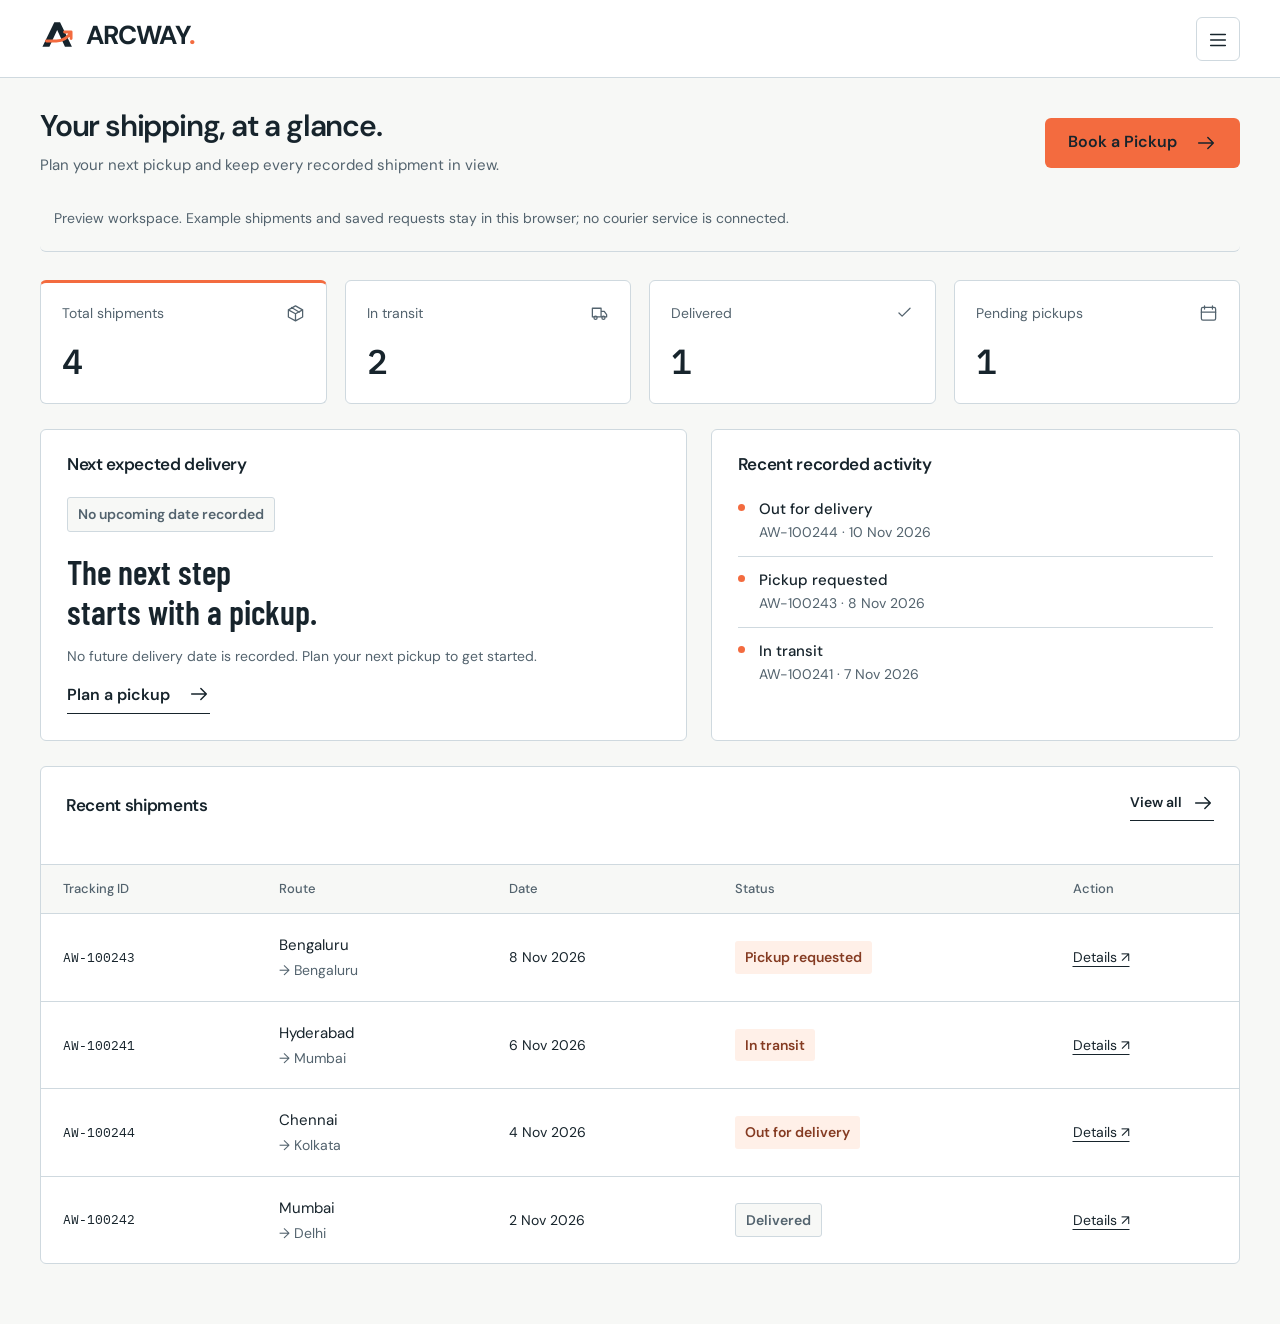
<file: pages/dashboard.html>
<!doctype html>
<html lang="en" dir="ltr" data-theme="light">
  <head>
    <meta charset="utf-8" />
    <meta name="viewport" content="width=device-width, initial-scale=1" />
    <meta name="theme-color" content="#17242c" />
    <title>Customer Dashboard | ARCWAY</title>
    <meta
      name="description"
      content="ARCWAY. Every parcel has a path. Explore shipping options, estimate a rate and follow your parcel’s journey."
    />
    <link
      rel="icon"
      type="image/svg+xml"
      href="../assets/graphics/favicon.svg"
    />
    <link rel="stylesheet" href="../assets/css/fonts.css" />
    <link rel="stylesheet" href="../assets/css/style.css" />
    <link rel="stylesheet" href="../assets/css/dark-mode.css" />
    <link rel="stylesheet" href="../assets/css/rtl.css" />
    <link rel="stylesheet" href="../assets/css/dashboard.css" />
    <script defer src="../assets/js/site-config.js"></script>
    <script defer src="../assets/js/city-data.js"></script>
    <script defer src="../assets/js/service-data.js"></script>
    <script defer src="../assets/js/utils.js"></script>
    <script defer src="../assets/js/shipment-data.js"></script>
    <script defer src="../assets/js/main.js"></script>
    <script defer src="../assets/js/pickup-booking.js"></script>
    <script defer src="../assets/js/invoices.js"></script>
    <script defer src="../assets/js/dashboard.js"></script>
    <link rel="stylesheet" href="../assets/css/select-controls.css" />
    <script defer src="../assets/js/select-controls.js"></script>
  </head>
  <body data-page="dashboard" class="dashboard-body">
    <noscript
      ><p class="notice" style="margin: 16px">
        Enable JavaScript to use navigation, shipping tools and the local
        customer workspace. This is a frontend demonstration; no delivery
        service is connected.
      </p></noscript
    ><a class="skip-link" href="#main">Skip to workspace</a>
    <div class="dash-layout">
      <div class="sidebar-backdrop"></div>
      <aside class="dash-sidebar" aria-label="Customer workspace sidebar">
        <div data-logo></div>
        <button
          class="icon-btn dash-sidebar-close"
          aria-label="Close workspace navigation"
        >
          <span data-icon="close"></span></button
        ><span class="workspace-label">CUSTOMER WORKSPACE</span>
        <nav class="dash-nav" aria-label="Dashboard navigation">
          <a href="#overview"><span data-icon="grid"></span>Overview</a
          ><a href="#book"><span data-icon="box"></span>Book a Pickup</a
          ><a href="#track"><span data-icon="pin"></span>Track Parcels</a
          ><a href="#history"><span data-icon="clock"></span>Shipment History</a
          ><a href="#invoices"><span data-icon="file"></span>Invoices</a
          ><a href="#profile"
            ><span data-icon="user"></span>Profile & Settings</a
          >
        </nav>
        <div
          class="sidebar-preferences"
          role="group"
          aria-label="Appearance and reading direction"
        ></div>
        <div class="sidebar-bottom">
          <a href="../index.html"><span data-icon="arrow"></span> Exit</a>
          <p class="sidebar-note">
            Your customer workspace.<br />Every parcel. One clear view.
          </p>
        </div>
      </aside>
      <div class="dash-main-wrap">
        <header class="dash-topbar">
          <div class="dash-mobile-brand" data-logo></div>
          <div class="topbar-label">
            <span
              >Workspace <span style="margin-inline: 8px">/</span>
              <strong id="topbar-section">Overview</strong></span
            >
          </div>
          <div class="dash-tools">
            <span class="badge badge-neutral">Workspace</span
            ><button
              class="icon-btn"
              data-theme-toggle
              aria-label="Switch theme"
            >
              <span data-icon="sun"></span
              ><span class="dash-theme-label">Theme</span></button
            ><button
              class="icon-btn"
              data-direction
              aria-label="Switch reading direction"
            >
              RTL</button
            ><span
              class="avatar"
              id="profile-avatar"
              aria-label="Profile initials"
              >AW</span
            >
          </div>
          <button
            class="icon-btn dash-menu"
            aria-label="Open workspace navigation"
            aria-expanded="false"
          >
            <span data-icon="menu"></span>
          </button>
        </header>
        <main class="dash-content" id="main">
          <div class="dash-titlebar">
            <div>
              <h1 id="dash-title" tabindex="-1">Your shipping, at a glance.</h1>
              <p id="dash-subtitle">
                Plan your next pickup and keep every recorded shipment in view.
              </p>
            </div>
            <a class="btn btn-primary" href="#book" data-overview-book
              >Book a Pickup <span data-icon="arrow"></span
            ></a>
          </div>
          <div class="dash-demo">
            <span data-icon="box"></span
            ><span
              >Preview workspace. Example shipments and saved requests stay in
              this browser; no courier service is connected.</span
            >
          </div>
          <section
            class="dash-tab"
            data-dash-tab="overview"
            aria-label="Overview"
          >
            <div class="stats-grid">
              <article class="stat-card">
                <div class="stat-label">
                  Total shipments<span data-icon="box"></span>
                </div>
                <strong class="stat-value" data-stat="total">0</strong>
              </article>
              <article class="stat-card">
                <div class="stat-label">
                  In transit<span data-icon="truck"></span>
                </div>
                <strong class="stat-value" data-stat="transit">0</strong>
              </article>
              <article class="stat-card">
                <div class="stat-label">
                  Delivered<span data-icon="check"></span>
                </div>
                <strong class="stat-value" data-stat="delivered">0</strong>
              </article>
              <article class="stat-card">
                <div class="stat-label">
                  Pending pickups<span data-icon="calendar"></span>
                </div>
                <strong class="stat-value" data-stat="pending">0</strong>
              </article>
            </div>
            <div class="dash-panels">
              <article class="dash-panel next-delivery">
                <h2>Next expected delivery</h2>
                <div id="next-delivery"></div>
              </article>
              <article class="dash-panel">
                <h2>Recent recorded activity</h2>
                <ul class="activity" id="recent-activity"></ul>
              </article>
            </div>
            <div class="dash-table-wrap">
              <div class="dash-panel-header dash-table-title">
                <h2>Recent shipments</h2>
                <a class="text-link" href="#history"
                  >View all <span data-icon="arrow"></span
                ></a>
              </div>
              <table class="dash-table">
                <thead>
                  <tr>
                    <th>Tracking ID</th>
                    <th>Route</th>
                    <th>Date</th>
                    <th>Status</th>
                    <th>Action</th>
                  </tr>
                </thead>
                <tbody id="recent-shipments"></tbody>
              </table>
            </div>
          </section>
          <section
            class="dash-tab"
            data-dash-tab="book"
            aria-label="Book a Pickup"
            hidden
          >
            <div class="booking-stepper" aria-label="Pickup request progress">
              <span class="current" aria-current="step"><b>1</b> Details</span
              ><span><b>2</b> Review</span><span><b>3</b> Saved locally</span>
            </div>
            <form class="panel" id="pickup-form">
              <fieldset>
                <legend>Sender & pickup details</legend>
                <div class="form-grid">
                  <div class="field">
                    <label for="sender-name">Sender name</label
                    ><input
                      id="sender-name"
                      name="senderName"
                      type="text"
                      autocomplete="name"
                      maxlength="100"
                      required
                    />
                  </div>
                  <div class="field">
                    <label for="sender-phone">Sender phone</label
                    ><input
                      id="sender-phone"
                      name="senderPhone"
                      type="tel"
                      autocomplete="tel"
                      maxlength="20"
                      required
                    />
                  </div>
                  <div class="field full">
                    <label for="pickup-address">Pickup address</label
                    ><textarea
                      id="pickup-address"
                      name="pickupAddress"
                      autocomplete="street-address"
                      minlength="10"
                      maxlength="400"
                      required
                    ></textarea>
                  </div>
                  <div class="field">
                    <label for="pickup-origin">Origin city</label
                    ><select
                      id="pickup-origin"
                      name="origin"
                      data-cities
                      data-selected="hyderabad"
                    ></select>
                  </div>
                </div>
              </fieldset>
              <fieldset class="form-section">
                <legend>Recipient & delivery details</legend>
                <div class="form-grid">
                  <div class="field">
                    <label for="recipient-name">Recipient name</label
                    ><input
                      id="recipient-name"
                      name="recipientName"
                      type="text"
                      maxlength="100"
                      autocomplete="off"
                      required
                    />
                  </div>
                  <div class="field">
                    <label for="recipient-phone">Recipient phone</label
                    ><input
                      id="recipient-phone"
                      name="recipientPhone"
                      type="tel"
                      maxlength="20"
                      autocomplete="off"
                      required
                    />
                  </div>
                  <div class="field full">
                    <label for="delivery-address">Delivery address</label
                    ><textarea
                      id="delivery-address"
                      name="deliveryAddress"
                      minlength="10"
                      maxlength="400"
                      required
                    ></textarea>
                  </div>
                  <div class="field">
                    <label for="pickup-destination">Destination city</label
                    ><select
                      id="pickup-destination"
                      name="destination"
                      data-cities
                      data-selected="mumbai"
                    ></select>
                  </div>
                </div>
              </fieldset>
              <fieldset class="form-section">
                <legend>Parcel & service</legend>
                <div class="form-grid">
                  <div class="field">
                    <label for="package-type">Package type</label
                    ><select id="package-type" name="packageType">
                      <option>Box</option>
                      <option>Document envelope</option>
                      <option>Secure mailer</option>
                    </select>
                  </div>
                  <div class="field">
                    <label for="pickup-weight">Actual weight (kg)</label
                    ><input
                      id="pickup-weight"
                      name="weight"
                      type="number"
                      min="0.001"
                      max="70"
                      step="any"
                      value="1"
                      required
                    />
                  </div>
                  <div class="field full">
                    <span class="field-label">Packed dimensions (cm)</span>
                    <div class="dimensions">
                      <div class="field">
                        <label for="pickup-length">Length</label
                        ><input
                          id="pickup-length"
                          name="length"
                          type="number"
                          min="0.001"
                          max="200"
                          step="any"
                          value="20"
                          required
                        />
                      </div>
                      <div class="field">
                        <label for="pickup-width">Width</label
                        ><input
                          id="pickup-width"
                          name="width"
                          type="number"
                          min="0.001"
                          max="200"
                          step="any"
                          value="15"
                          required
                        />
                      </div>
                      <div class="field">
                        <label for="pickup-height">Height</label
                        ><input
                          id="pickup-height"
                          name="height"
                          type="number"
                          min="0.001"
                          max="200"
                          step="any"
                          value="10"
                          required
                        />
                      </div>
                    </div>
                  </div>
                  <div class="field full">
                    <label for="pickup-service">Service type</label
                    ><select id="pickup-service" name="service">
                      <option value="domestic">Domestic Shipping</option>
                      <option value="local">Local Delivery</option>
                      <option value="express">Express Shipping</option>
                    </select>
                  </div>
                </div>
              </fieldset>
              <fieldset class="form-section">
                <legend>Your preferred pickup</legend>
                <div class="form-grid">
                  <div class="field">
                    <label for="pickup-date">Requested pickup date</label
                    ><input
                      id="pickup-date"
                      name="pickupDate"
                      type="date"
                      required
                    />
                  </div>
                  <div class="field">
                    <label for="pickup-window">Preferred window (IST)</label
                    ><select id="pickup-window" name="window">
                      <option>09:00–12:00</option>
                      <option>12:00–15:00</option>
                      <option>15:00–18:00</option>
                    </select>
                  </div>
                  <div class="field full">
                    <label for="pickup-notes">Additional notes (optional)</label
                    ><textarea
                      id="pickup-notes"
                      name="notes"
                      maxlength="600"
                      placeholder="Useful access or parcel details. Do not include sensitive information."
                    ></textarea>
                  </div>
                </div>
              </fieldset>
              <div class="notice notice-neutral" style="margin-top: 25px">
                Choose your preferred date and window. You’ll review the request
                before saving it.
              </div>
              <div class="form-actions">
                <button class="btn btn-primary" type="submit">
                  Review pickup request <span data-icon="arrow"></span>
                </button>
              </div>
              <div
                class="form-feedback"
                id="pickup-feedback"
                role="alert"
              ></div>
            </form>
            <div class="panel booking-review" id="pickup-review" hidden></div>
            <div
              class="panel booking-confirmation"
              id="pickup-confirmation"
              hidden
            ></div>
          </section>
          <section
            class="dash-tab"
            data-dash-tab="track"
            aria-label="Track Parcels"
            hidden
          >
            <form class="table-search" id="track-filters">
              <div class="field">
                <label for="track-search">Search tracking number</label
                ><input
                  type="search"
                  id="track-search"
                  name="search"
                  placeholder="e.g. AW-100241"
                />
              </div>
              <div class="field">
                <label for="track-status">Shipment status</label
                ><select id="track-status" name="status">
                  <option value="">All statuses</option>
                  <option>Pickup requested</option>
                  <option>In transit</option>
                  <option>Out for delivery</option>
                  <option>Delivered</option>
                </select>
              </div>
              <div class="field">
                <label for="track-sort">Sort by</label
                ><select id="track-sort" name="sort">
                  <option value="newest">Newest first</option>
                  <option value="oldest">Oldest first</option>
                  <option value="amount">Amount: high to low</option>
                </select>
              </div>
            </form>
            <p class="table-count" id="track-count" aria-live="polite"></p>
            <div class="dash-table-wrap" id="track-table">
              <table class="dash-table">
                <thead>
                  <tr>
                    <th>Tracking ID</th>
                    <th>Route</th>
                    <th>Service</th>
                    <th>Date</th>
                    <th>Status</th>
                    <th>Action</th>
                  </tr>
                </thead>
                <tbody id="track-rows"></tbody>
              </table>
            </div>
            <div class="empty-state" id="track-empty" hidden>
              <h3>No matching shipments</h3>
              <p>Try a different tracking reference or status filter.</p>
            </div>
          </section>
          <section
            class="dash-tab"
            data-dash-tab="history"
            aria-label="Shipment History"
            hidden
          >
            <form class="table-search" id="history-filters">
              <div class="field">
                <label for="history-search">Search tracking number</label
                ><input
                  type="search"
                  id="history-search"
                  name="search"
                  placeholder="e.g. AW-100241"
                />
              </div>
              <div class="field">
                <label for="history-status">Shipment status</label
                ><select id="history-status" name="status">
                  <option value="">All statuses</option>
                  <option>Pickup requested</option>
                  <option>In transit</option>
                  <option>Out for delivery</option>
                  <option>Delivered</option>
                </select>
              </div>
              <div class="field">
                <label for="history-sort">Sort by</label
                ><select id="history-sort" name="sort">
                  <option value="newest">Newest first</option>
                  <option value="oldest">Oldest first</option>
                  <option value="amount">Amount: high to low</option>
                </select>
              </div>
            </form>
            <p class="table-count" id="history-count" aria-live="polite"></p>
            <div class="dash-table-wrap" id="history-table">
              <table class="dash-table">
                <thead>
                  <tr>
                    <th>Tracking ID</th>
                    <th>Route</th>
                    <th>Service</th>
                    <th>Date</th>
                    <th>Status</th>
                    <th>Amount</th>
                    <th>Action</th>
                  </tr>
                </thead>
                <tbody id="history-rows"></tbody>
              </table>
            </div>
            <div class="empty-state" id="history-empty" hidden>
              <h3>No matching shipments</h3>
              <p>Try a different tracking reference or status filter.</p>
            </div>
          </section>
          <section
            class="dash-tab"
            data-dash-tab="invoices"
            aria-label="Invoices"
            hidden
          >
            <div class="notice notice-neutral" style="margin-bottom: 25px">
              These draft records are not tax invoices or payment receipts. New
              requests receive an invoice only after a billing service is
              connected.
            </div>
            <div class="dash-table-wrap">
              <table class="dash-table">
                <thead>
                  <tr>
                    <th>Invoice reference</th>
                    <th>Shipment</th>
                    <th>Date</th>
                    <th>Total (INR)</th>
                    <th>Actions</th>
                  </tr>
                </thead>
                <tbody id="invoice-rows"></tbody>
              </table>
            </div>
          </section>
          <section
            class="dash-tab"
            data-dash-tab="profile"
            aria-label="Profile and settings"
            hidden
          >
            <div class="profile-grid">
              <form class="panel" id="profile-form">
                <h2 class="panel-title">Customer information</h2>
                <div class="form-grid">
                  <div class="field">
                    <label for="profile-name">Full name</label
                    ><input
                      id="profile-name"
                      name="name"
                      type="text"
                      autocomplete="name"
                      maxlength="100"
                      required
                    />
                  </div>
                  <div class="field">
                    <label for="profile-email">Email address</label
                    ><input
                      id="profile-email"
                      name="email"
                      type="email"
                      autocomplete="email"
                      maxlength="180"
                      required
                    />
                  </div>
                  <div class="field full">
                    <label for="profile-phone">Phone (optional)</label
                    ><input
                      id="profile-phone"
                      name="phone"
                      type="tel"
                      autocomplete="tel"
                      maxlength="20"
                    />
                  </div>
                  <div class="field full">
                    <label for="profile-address"
                      >Preferred pickup address (optional)</label
                    ><textarea
                      id="profile-address"
                      name="address"
                      autocomplete="street-address"
                      maxlength="400"
                    ></textarea>
                  </div>
                </div>
                <fieldset class="form-section">
                  <legend>Notification preferences</legend>
                  <div class="settings-list">
                    <label class="checkbox"
                      ><input
                        type="checkbox"
                        name="shipmentNotifications"
                      />Shipment status updates</label
                    ><label class="checkbox"
                      ><input type="checkbox" name="emailNotifications" />Email
                      notifications</label
                    >
                  </div>
                  <p class="form-note">
                    Preferences stay in this browser. Notification delivery is
                    not connected.
                  </p>
                </fieldset>
                <button class="btn btn-primary" type="submit">
                  Save preferences <span data-icon="check"></span>
                </button>
              </form>
              <div>
                <div class="panel">
                  <h2 class="panel-title">Workspace preferences</h2>
                  <div class="settings-list">
                    <div class="setting-row">
                      <div>
                        <strong>Appearance</strong>
                        <p>Switch light and dark themes.</p>
                      </div>
                      <button
                        class="icon-btn"
                        data-theme-toggle
                        aria-label="Switch theme"
                      >
                        <span data-icon="sun"></span>
                      </button>
                    </div>
                    <div class="setting-row">
                      <div>
                        <strong>Reading direction</strong>
                        <p>Use left-to-right or right-to-left layouts.</p>
                      </div>
                      <button
                        class="icon-btn"
                        data-direction
                        aria-label="Switch direction"
                      >
                        RTL
                      </button>
                    </div>
                  </div>
                </div>
                <div class="panel danger-zone">
                  <h3>Reset local workspace</h3>
                  <p>
                    Remove your saved pickup requests, profile and remember-me
                    preference from this browser. The original sample records
                    and appearance preferences remain.
                  </p>
                  <button class="btn btn-outline" type="button" data-reset-data>
                    Review data reset
                  </button>
                </div>
                <p class="form-note">
                  Your details stay on this device. Reset the workspace to
                  remove them from a shared browser.
                </p>
              </div>
            </div>
          </section>
        </main>
      </div>
    </div>
    <dialog id="shipment-dialog" aria-labelledby="shipment-dialog-title">
      <div class="dialog-heading">
        <h2 id="shipment-dialog-title">Shipment details</h2>
        <button
          class="icon-btn"
          data-close-dialog
          aria-label="Close shipment details"
        >
          <span data-icon="close"></span>
        </button>
      </div>
      <div data-shipment-content></div>
    </dialog>
    <dialog id="invoice-dialog" aria-labelledby="invoice-dialog-title">
      <div class="dialog-heading">
        <h2 id="invoice-dialog-title">Invoice details</h2>
        <button
          class="icon-btn"
          data-close-dialog
          aria-label="Close draft invoice"
        >
          <span data-icon="close"></span>
        </button>
      </div>
      <div data-invoice-content></div>
    </dialog>
    <dialog id="reset-dialog" aria-labelledby="reset-dialog-title">
      <div class="dialog-heading">
        <h2 id="reset-dialog-title">Reset local workspace?</h2>
        <button
          class="icon-btn"
          data-close-dialog
          aria-label="Close reset local workspace?"
        >
          <span data-icon="close"></span>
        </button>
      </div>
      <p>
        This removes all local pickup requests, your customer profile and
        remember-me preference. Sample shipments remain. This cannot be undone.
      </p>
      <div class="actions">
        <button class="btn btn-outline" data-close-dialog>Keep my data</button
        ><button class="btn btn-primary" data-confirm-reset>
          Reset local data
        </button>
      </div>
    </dialog>
  </body>
</html>
</file>
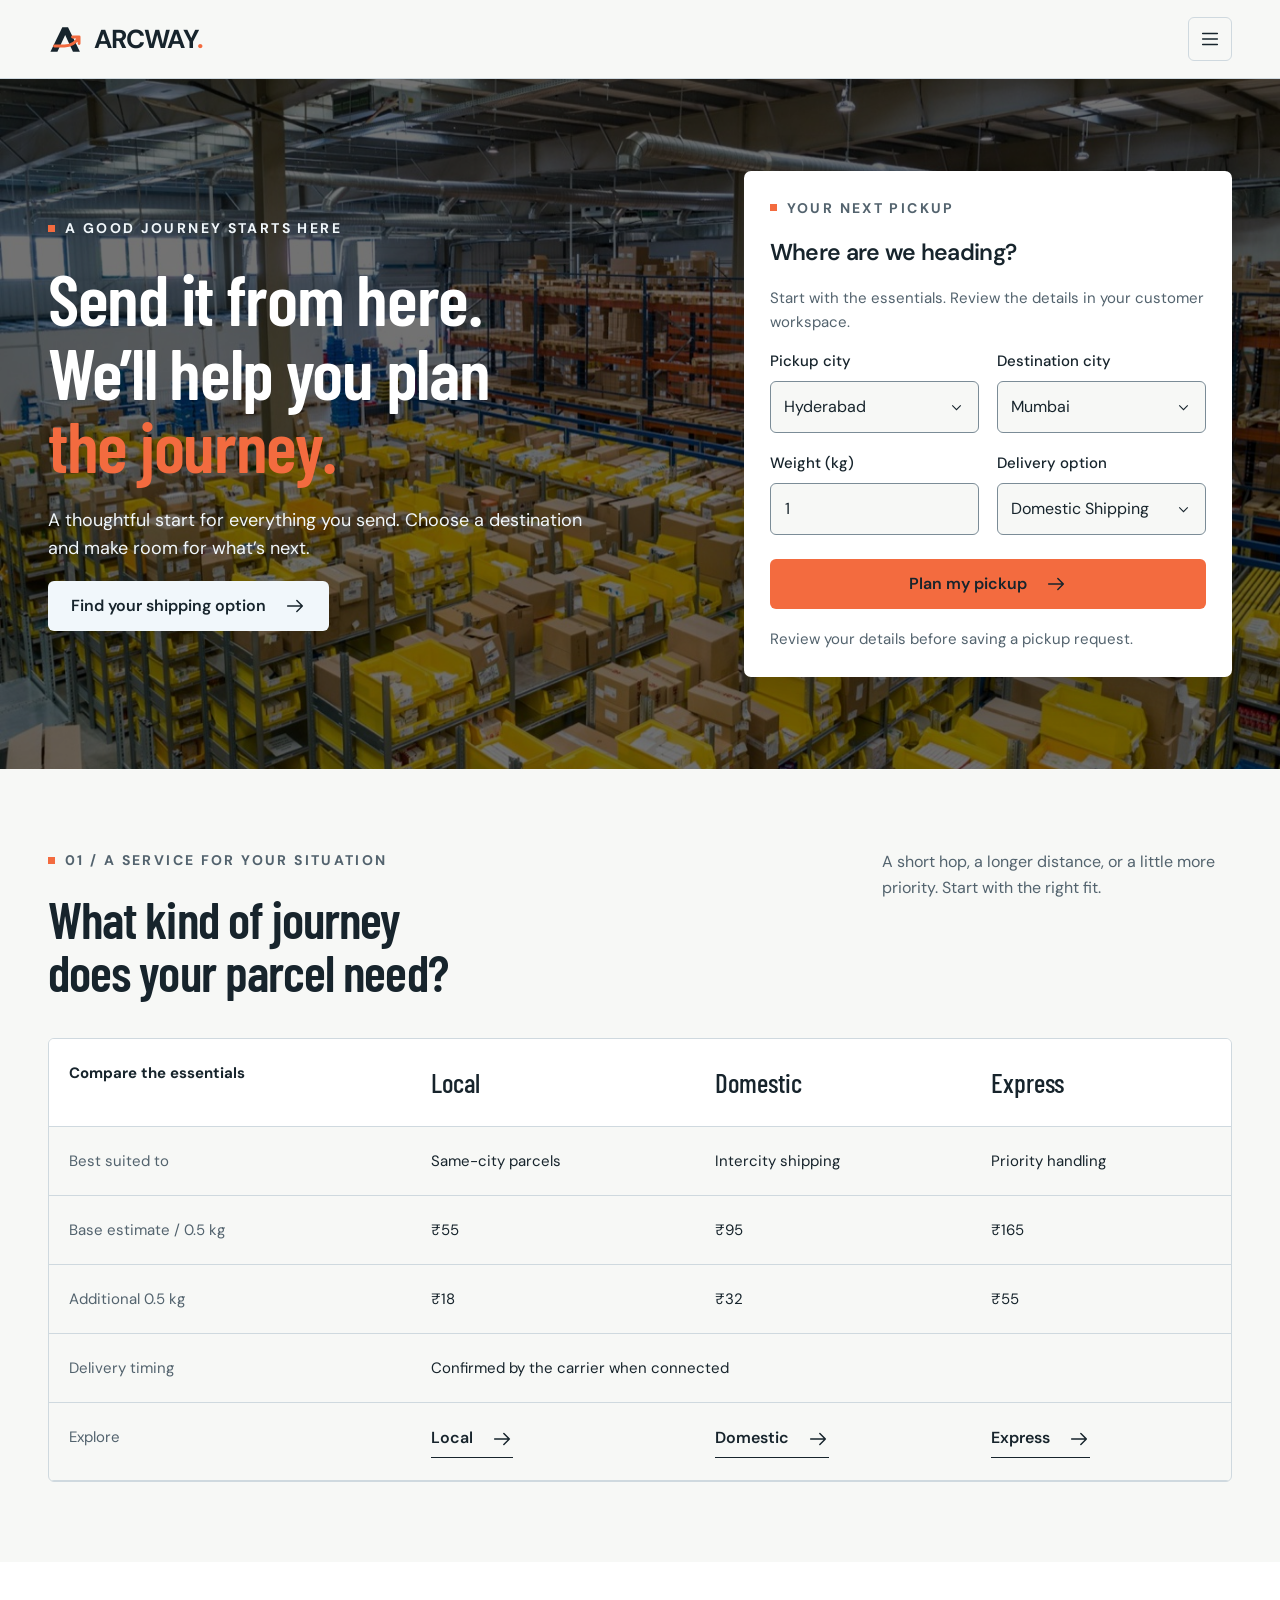
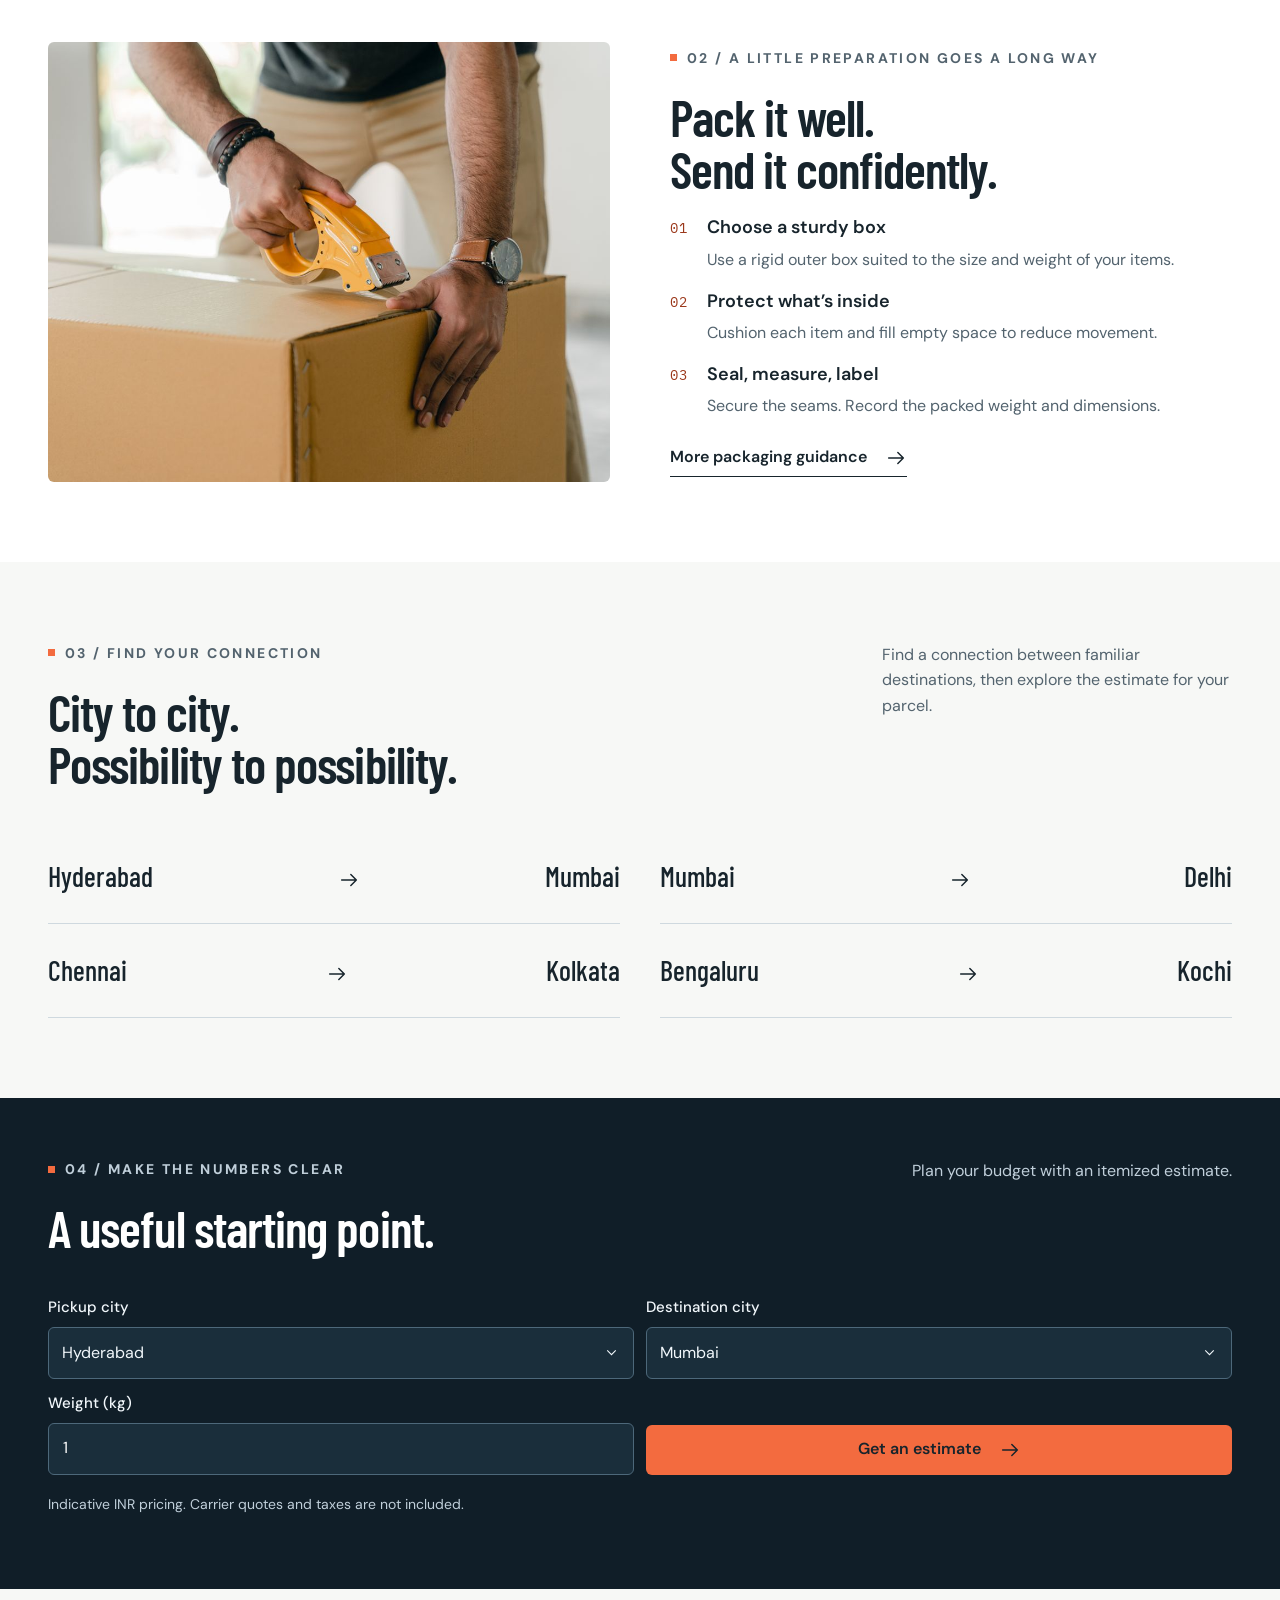
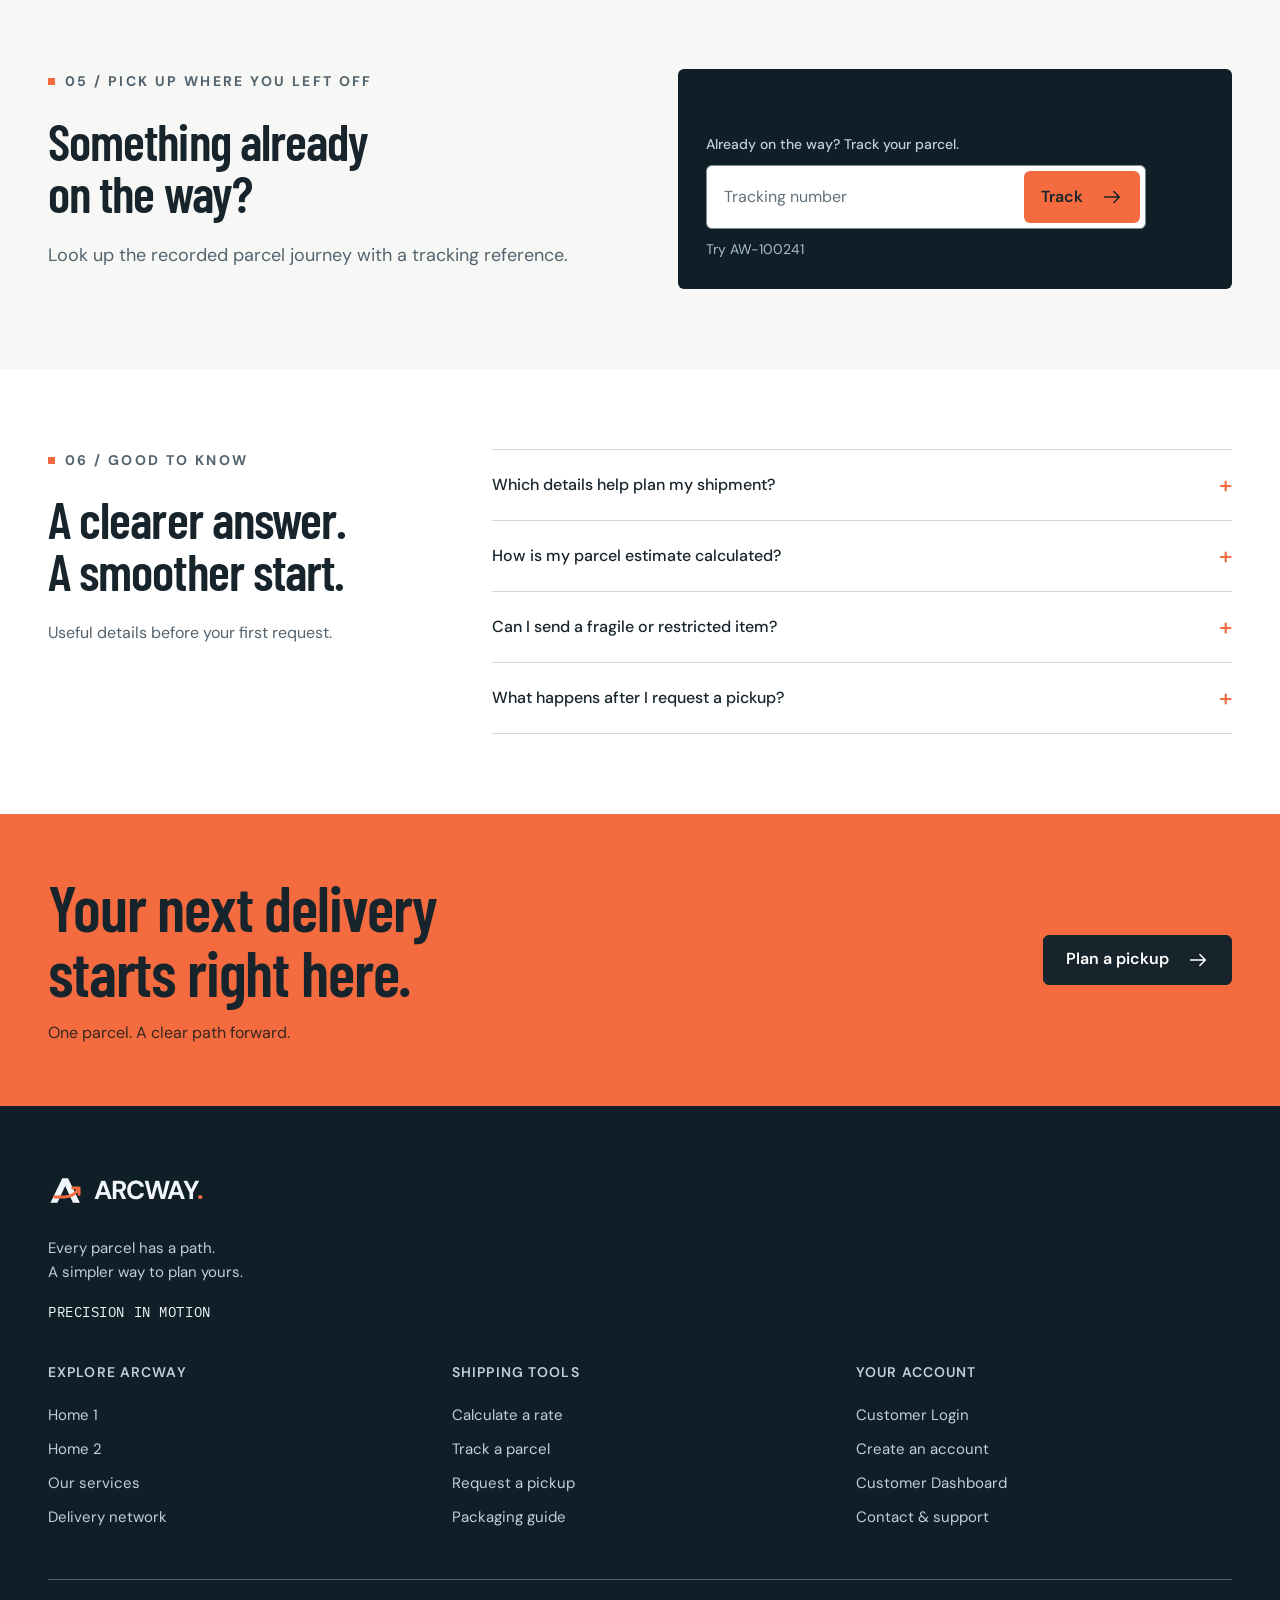
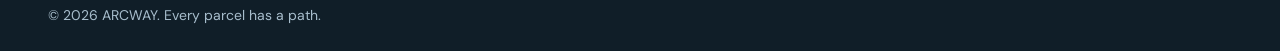
<file: pages/home2.html>
<!doctype html>
<html lang="en" dir="ltr" data-theme="light">
  <head>
    <meta charset="utf-8" />
    <meta name="viewport" content="width=device-width, initial-scale=1" />
    <meta name="theme-color" content="#17242c" />
    <title>Plan your next pickup | ARCWAY</title>
    <meta
      name="description"
      content="ARCWAY. Every parcel has a path. Explore shipping options, estimate a rate and follow your parcel’s journey."
    />
    <link
      rel="icon"
      type="image/svg+xml"
      href="../assets/graphics/favicon.svg"
    />
    <link rel="stylesheet" href="../assets/css/fonts.css" />
    <link rel="stylesheet" href="../assets/css/style.css" />
    <link rel="stylesheet" href="../assets/css/dark-mode.css" />
    <link rel="stylesheet" href="../assets/css/rtl.css" />
    <script defer src="../assets/js/site-config.js"></script>
    <script defer src="../assets/js/city-data.js"></script>
    <script defer src="../assets/js/service-data.js"></script>
    <script defer src="../assets/js/utils.js"></script>
    <script defer src="../assets/js/shipment-data.js"></script>
    <script defer src="../assets/js/main.js"></script>
    <link rel="stylesheet" href="../assets/css/select-controls.css" />
    <script defer src="../assets/js/select-controls.js"></script>
  </head>
  <body data-page="home2">
    <noscript
      ><p class="notice" style="margin: 16px">
        Enable JavaScript to use navigation, shipping tools and the local
        customer workspace. This is a frontend demonstration; no delivery
        service is connected.
      </p></noscript
    ><a class="skip-link" href="#main">Skip to content</a>
    <header data-header></header>
    <main id="main">
      <section class="home2-hero">
        <img
          class="home2-photo"
          src="../assets/images/warehouse.jpg"
          alt="Warehouse aisles with organized shipping stock"
          width="1400"
          height="934"
        />
        <div class="container home2-grid">
          <div>
            <span class="eyebrow">A good journey starts here</span>
            <h1>
              Send it from here.<br />We’ll help you plan<br /><span
                class="accent"
                >the journey.</span
              >
            </h1>
            <p class="lead">
              A thoughtful start for everything you send. Choose a destination
              and make room for what’s next.
            </p>
            <a class="btn btn-light" href="#shipping-options"
              >Find your shipping option <span data-icon="arrow"></span
            ></a>
          </div>
          <div class="quick-book">
            <span class="eyebrow">Your next pickup</span>
            <h2>Where are we heading?</h2>
            <p>
              Start with the essentials. Review the details in your customer
              workspace.
            </p>
            <form data-quick-book>
              <div class="form-grid">
                <div class="field">
                  <label for="quick-origin">Pickup city</label
                  ><select
                    id="quick-origin"
                    name="origin"
                    data-cities
                    data-selected="hyderabad"
                  ></select>
                </div>
                <div class="field">
                  <label for="quick-destination">Destination city</label
                  ><select
                    id="quick-destination"
                    name="destination"
                    data-cities
                    data-selected="mumbai"
                  ></select>
                </div>
                <div class="field">
                  <label for="quick-weight">Weight (kg)</label
                  ><input
                    id="quick-weight"
                    name="weight"
                    type="number"
                    min="0.01"
                    max="70"
                    step="0.01"
                    value="1"
                    required
                  />
                </div>
                <div class="field">
                  <label for="quick-service">Delivery option</label
                  ><select id="quick-service" name="service">
                    <option value="domestic">Domestic Shipping</option>
                    <option value="express">Express Shipping</option>
                    <option value="local">Local Delivery</option>
                  </select>
                </div>
              </div>
              <button
                class="btn btn-primary"
                style="margin-top: 24px"
                type="submit"
              >
                Plan my pickup <span data-icon="arrow"></span>
              </button>
              <p class="form-note" style="margin-bottom: 0">
                Review your details before saving a pickup request.
              </p>
            </form>
          </div>
        </div>
      </section>
      <section class="section container" id="shipping-options">
        <div class="intro-line">
          <div>
            <span class="eyebrow">01 / A service for your situation</span>
            <h2>What kind of journey<br />does your parcel need?</h2>
          </div>
          <p>
            A short hop, a longer distance, or a little more priority. Start
            with the right fit.
          </p>
        </div>
        <p class="comparison-hint">
          Scroll across to compare all three services →
        </p>
        <div
          class="comparison"
          role="region"
          aria-label="Shipping service comparison"
          tabindex="0"
        >
          <table>
            <thead>
              <tr>
                <th>Compare the essentials</th>
                <th>Local</th>
                <th>Domestic</th>
                <th>Express</th>
              </tr>
            </thead>
            <tbody>
              <tr>
                <td>Best suited to</td>
                <td>Same-city parcels</td>
                <td>Intercity shipping</td>
                <td>Priority handling</td>
              </tr>
              <tr>
                <td>Base estimate / 0.5 kg</td>
                <td>₹55</td>
                <td>₹95</td>
                <td>₹165</td>
              </tr>
              <tr>
                <td>Additional 0.5 kg</td>
                <td>₹18</td>
                <td>₹32</td>
                <td>₹55</td>
              </tr>
              <tr>
                <td>Delivery timing</td>
                <td colspan="3">Confirmed by the carrier when connected</td>
              </tr>
              <tr>
                <td>Explore</td>
                <td>
                  <a class="text-link" href="services.html#local"
                    >Local <span data-icon="arrow"></span
                  ></a>
                </td>
                <td>
                  <a class="text-link" href="services.html#domestic"
                    >Domestic <span data-icon="arrow"></span
                  ></a>
                </td>
                <td>
                  <a class="text-link" href="services.html#express"
                    >Express <span data-icon="arrow"></span
                  ></a>
                </td>
              </tr>
            </tbody>
          </table>
        </div>
      </section>
      <section class="section subtle">
        <div class="container pack-grid">
          <div class="photo-panel">
            <img
              src="../assets/images/packing.jpg"
              alt="A parcel box being securely sealed with packing tape"
              width="1200"
              height="800"
              loading="lazy"
            />
          </div>
          <div>
            <span class="eyebrow"
              >02 / A little preparation goes a long way</span
            >
            <h2>Pack it well.<br />Send it confidently.</h2>
            <div class="pack-list">
              <div class="pack-item">
                <span class="mono">01</span>
                <div>
                  <h3>Choose a sturdy box</h3>
                  <p>
                    Use a rigid outer box suited to the size and weight of your
                    items.
                  </p>
                </div>
              </div>
              <div class="pack-item">
                <span class="mono">02</span>
                <div>
                  <h3>Protect what’s inside</h3>
                  <p>
                    Cushion each item and fill empty space to reduce movement.
                  </p>
                </div>
              </div>
              <div class="pack-item">
                <span class="mono">03</span>
                <div>
                  <h3>Seal, measure, label</h3>
                  <p>
                    Secure the seams. Record the packed weight and dimensions.
                  </p>
                </div>
              </div>
            </div>
            <a
              class="text-link"
              style="margin-top: 25px"
              href="services.html#packaging"
              >More packaging guidance <span data-icon="arrow"></span
            ></a>
          </div>
        </div>
      </section>
      <section class="section container">
        <div class="intro-line">
          <div>
            <span class="eyebrow">03 / Find your connection</span>
            <h2>City to city.<br />Possibility to possibility.</h2>
          </div>
          <p>
            Find a connection between familiar destinations, then explore the
            estimate for your parcel.
          </p>
        </div>
        <div class="corridors">
          <a
            class="corridor"
            href="rate-calculator.html?origin=hyderabad&destination=mumbai"
            ><span>Hyderabad</span><span data-icon="arrow"></span
            ><span>Mumbai</span></a
          ><a
            class="corridor"
            href="rate-calculator.html?origin=mumbai&destination=delhi"
            ><span>Mumbai</span><span data-icon="arrow"></span
            ><span>Delhi</span></a
          ><a
            class="corridor"
            href="rate-calculator.html?origin=chennai&destination=kolkata"
            ><span>Chennai</span><span data-icon="arrow"></span
            ><span>Kolkata</span></a
          ><a
            class="corridor"
            href="rate-calculator.html?origin=bengaluru&destination=kochi"
            ><span>Bengaluru</span><span data-icon="arrow"></span
            ><span>Kochi</span></a
          >
        </div>
      </section>
      <section class="section-sm estimate-band">
        <div class="container">
          <div class="intro-line">
            <div>
              <span class="eyebrow">04 / Make the numbers clear</span>
              <h2>A useful starting point.</h2>
            </div>
            <p>Plan your budget with an itemized estimate.</p>
          </div>
          <form class="mini-estimate" data-mini-estimate>
            <div class="field">
              <label for="mini-origin">Pickup city</label
              ><select
                id="mini-origin"
                name="origin"
                data-cities
                data-selected="hyderabad"
              ></select>
            </div>
            <div class="field">
              <label for="mini-destination">Destination city</label
              ><select
                id="mini-destination"
                name="destination"
                data-cities
                data-selected="mumbai"
              ></select>
            </div>
            <div class="field">
              <label for="mini-weight">Weight (kg)</label
              ><input
                id="mini-weight"
                type="number"
                name="weight"
                min="0.01"
                max="70"
                step="0.01"
                value="1"
                required
              />
            </div>
            <button class="btn btn-primary" type="submit">
              Get an estimate <span data-icon="arrow"></span></button
            ><input type="hidden" name="service" value="domestic" />
          </form>
          <p class="form-note">
            Indicative INR pricing. Carrier quotes and taxes are not included.
          </p>
        </div>
      </section>
      <section class="section container">
        <div class="split">
          <div>
            <span class="eyebrow">05 / Pick up where you left off</span>
            <h2>Something already<br />on the way?</h2>
            <p class="lead">
              Look up the recorded parcel journey with a tracking reference.
            </p>
          </div>
          <div
            style="
              background: var(--inverse-bg);
              padding: 28px;
              border-radius: 6px;
            "
          >
            <form class="track-shortcut" data-tracking-shortcut>
              <label for="hero-tracking"
                >Already on the way? Track your parcel.</label
              >
              <div class="tracking-field">
                <input
                  id="hero-tracking"
                  name="tracking"
                  aria-label="Tracking number"
                  placeholder="Tracking number"
                  required
                  maxlength="40"
                /><button class="btn btn-primary" type="submit">
                  Track <span data-icon="arrow"></span>
                </button>
              </div>
              <small>Try AW-100241</small>
            </form>
          </div>
        </div>
      </section>
      <section class="section subtle">
        <div class="container faq-grid">
          <div>
            <span class="eyebrow">06 / Good to know</span>
            <h2>A clearer answer.<br />A smoother start.</h2>
            <p>Useful details before your first request.</p>
          </div>
          <div class="faq-list">
            <details>
              <summary>Which details help plan my shipment?</summary>
              <p>
                Have your pickup and delivery addresses, contact details, packed
                weight and outer box dimensions ready. Choose a service to see a
                useful starting estimate.
              </p>
            </details>
            <details>
              <summary>How is my parcel estimate calculated?</summary>
              <p>
                The calculator compares actual and volumetric weight, rounds up
                to the next 0.5 kg and applies the selected service estimate and
                distance zone.
              </p>
            </details>
            <details>
              <summary>Can I send a fragile or restricted item?</summary>
              <p>
                Use cushioning and a rigid box for fragile items. Acceptance,
                exclusions and insurance must be confirmed with the actual
                carrier before shipping.
              </p>
            </details>
            <details>
              <summary>What happens after I request a pickup?</summary>
              <p>
                Review the details and save your request in this browser. Its
                reference appears in your dashboard and tracking. No courier is
                dispatched.
              </p>
            </details>
          </div>
        </div>
      </section>
      <section class="closing">
        <div class="container">
          <div>
            <h2>Your next delivery<br />starts right here.</h2>
            <p>One parcel. A clear path forward.</p>
          </div>
          <a class="btn btn-outline" href="dashboard.html#book"
            >Plan a pickup <span data-icon="arrow"></span
          ></a>
        </div>
      </section>
    </main>
    <div data-footer></div>
    <button class="back-top" aria-label="Back to top" hidden>
      <span data-icon="up"></span>
    </button>
  </body>
</html>
</file>
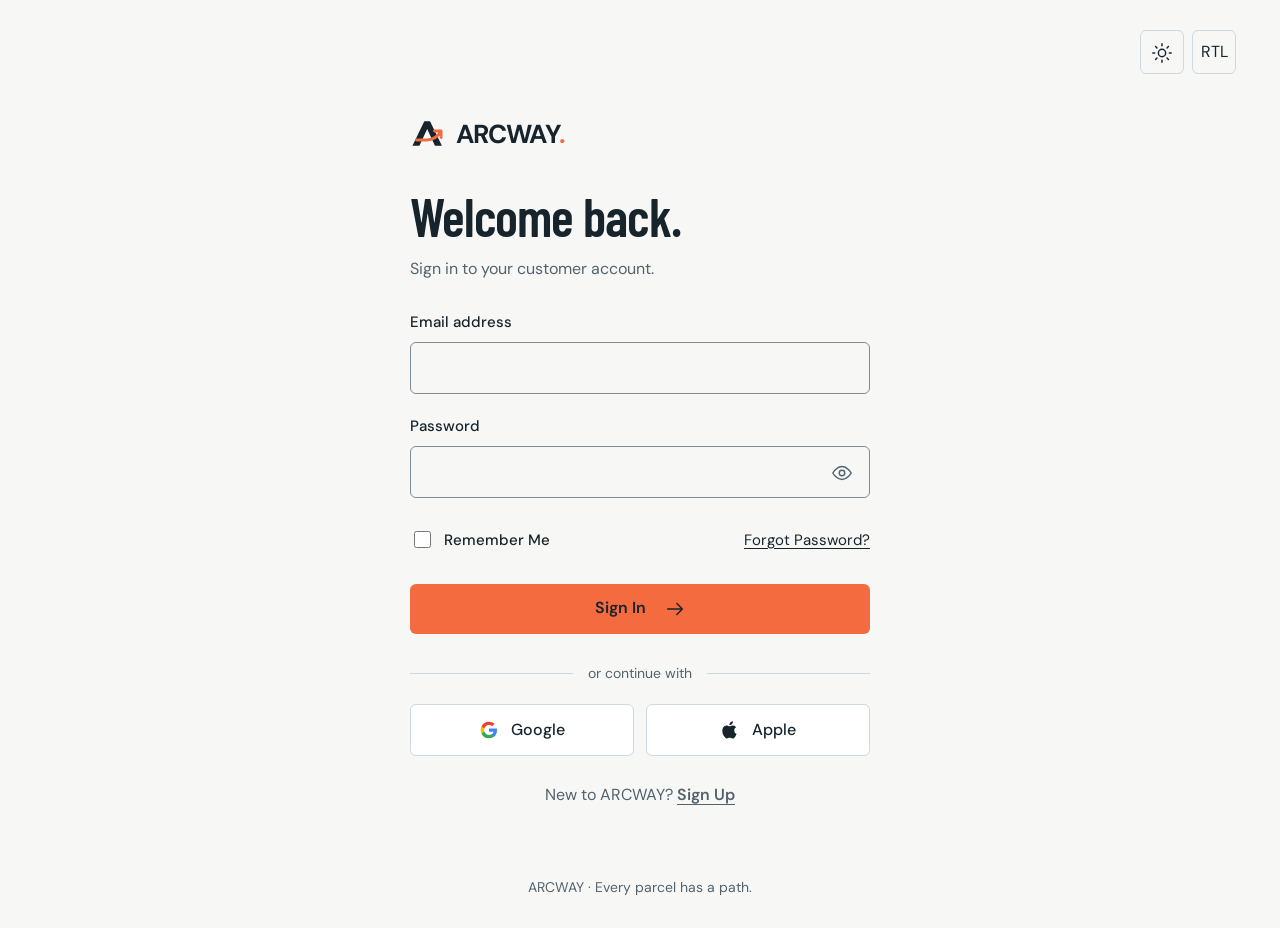
<file: pages/login.html>
<!doctype html>
<html lang="en" dir="ltr" data-theme="light">
  <head>
    <meta charset="utf-8" />
    <meta name="viewport" content="width=device-width, initial-scale=1" />
    <meta name="theme-color" content="#17242c" />
    <title>Customer login | ARCWAY</title>
    <meta
      name="description"
      content="ARCWAY. Every parcel has a path. Explore shipping options, estimate a rate and follow your parcel’s journey."
    />
    <link
      rel="icon"
      type="image/svg+xml"
      href="../assets/graphics/favicon.svg"
    />
    <link rel="stylesheet" href="../assets/css/fonts.css" />
    <link rel="stylesheet" href="../assets/css/style.css" />
    <link rel="stylesheet" href="../assets/css/dark-mode.css" />
    <link rel="stylesheet" href="../assets/css/rtl.css" />
    <link rel="stylesheet" href="../assets/css/auth.css" />
    <script defer src="../assets/js/site-config.js"></script>
    <script defer src="../assets/js/city-data.js"></script>
    <script defer src="../assets/js/service-data.js"></script>
    <script defer src="../assets/js/utils.js"></script>
    <script defer src="../assets/js/shipment-data.js"></script>
    <script defer src="../assets/js/main.js"></script>
    <script defer src="../assets/js/auth.js"></script>
    <link rel="stylesheet" href="../assets/css/select-controls.css" />
    <script defer src="../assets/js/select-controls.js"></script>
  </head>
  <body data-page="login">
    <noscript
      ><p class="notice" style="margin: 16px">
        Enable JavaScript to use navigation, shipping tools and the local
        customer workspace. This is a frontend demonstration; no delivery
        service is connected.
      </p></noscript
    >
    <div class="auth-page">
      <div class="auth-top">
        <div class="auth-tools">
          <button class="icon-btn" data-theme-toggle aria-label="Switch theme">
            <span data-icon="sun"></span></button
          ><button
            class="icon-btn"
            data-direction
            aria-label="Switch reading direction"
          >
            RTL
          </button>
        </div>
      </div>
      <main class="auth-main" id="main">
        <div class="auth-brand" data-logo></div>
        <h1>Welcome back.</h1>
        <p>Sign in to your customer account.</p>
        <form class="auth-form" data-auth-form="login">
          <div class="field">
            <label for="auth-email">Email address</label
            ><input
              id="auth-email"
              type="email"
              name="email"
              autocomplete="email"
              maxlength="180"
              required
            />
          </div>
          <div class="field">
            <label for="login-password">Password</label>
            <div class="password-field">
              <input
                id="login-password"
                type="password"
                name="password"
                minlength="8"
                maxlength="128"
                autocomplete="current-password"
                required
              /><button
                class="password-toggle"
                type="button"
                data-password-toggle="login-password"
                aria-label="Show password"
                aria-pressed="false"
              >
                <span data-icon="eye"></span>
              </button>
            </div>
          </div>
          <div class="auth-row">
            <label class="checkbox"
              ><input type="checkbox" name="remember" />Remember Me</label
            ><button class="link-button" type="button" data-forgot>
              Forgot Password?
            </button>
          </div>
          <button class="btn btn-primary auth-submit" type="submit">
            Sign In <span data-icon="arrow"></span>
          </button>
        </form>
        <div
          class="auth-feedback"
          id="auth-feedback"
          role="status"
          aria-live="polite"
        ></div>
        <div class="auth-divider">or continue with</div>
        <div class="provider-buttons">
          <button class="provider-button" data-provider="Google">
            <svg viewBox="0 0 24 24" aria-hidden="true">
              <path
                fill="#4285F4"
                d="M21.6 12.23c0-.71-.06-1.39-.18-2.05H12v3.88h5.38a4.6 4.6 0 0 1-2 3.02v2.51h3.24c1.9-1.75 2.98-4.33 2.98-7.36Z"
              />
              <path
                fill="#34A853"
                d="M12 22c2.7 0 4.96-.9 6.62-2.41l-3.24-2.51c-.9.6-2.06.96-3.38.96-2.6 0-4.8-1.76-5.59-4.12H3.06v2.59A10 10 0 0 0 12 22Z"
              />
              <path
                fill="#FBBC05"
                d="M6.41 13.92a6 6 0 0 1 0-3.84V7.49H3.06a10 10 0 0 0 0 9.02l3.35-2.59Z"
              />
              <path
                fill="#EA4335"
                d="M12 5.96c1.47 0 2.79.5 3.83 1.5l2.87-2.87A9.62 9.62 0 0 0 12 2a10 10 0 0 0-8.94 5.49l3.35 2.59C7.2 7.72 9.4 5.96 12 5.96Z"
              />
            </svg>
            Google</button
          ><button class="provider-button" data-provider="Apple">
            <svg viewBox="0 0 24 24" aria-hidden="true" fill="currentColor">
              <path
                d="M17.05 12.54c.02 3.13 2.75 4.17 2.78 4.18-.02.08-.44 1.5-1.45 2.96-.87 1.26-1.77 2.51-3.2 2.54-1.4.03-1.85-.82-3.45-.82-1.6 0-2.1.8-3.42.85-1.38.05-2.43-1.37-3.3-2.62-1.8-2.57-3.17-7.28-1.32-10.46.92-1.58 2.56-2.58 4.35-2.6 1.36-.02 2.64.92 3.46.92.82 0 2.36-1.13 3.98-.97.68.03 2.57.28 3.78 2.05-.1.06-2.25 1.31-2.22 3.97ZM14.4 4.7c.72-.88 1.21-2.09 1.08-3.3-1.04.04-2.31.69-3.06 1.57-.67.77-1.26 2-1.1 3.17 1.16.09 2.35-.59 3.08-1.44Z"
              />
            </svg>
            Apple
          </button>
        </div>
        <p class="auth-switch">
          New to ARCWAY? <a href="signup.html">Sign Up</a>
        </p>
      </main>
      <div class="auth-bottom">ARCWAY · Every parcel has a path.</div>
    </div>
    <dialog id="forgot-dialog" aria-labelledby="forgot-title">
      <div class="dialog-heading">
        <h2 id="forgot-title">Password recovery</h2>
        <button
          class="icon-btn"
          data-close-dialog
          aria-label="Close password recovery"
        >
          <span data-icon="close"></span>
        </button>
      </div>
      <p>A password reset requires a connected account service.</p>
      <form id="forgot-form">
        <div class="field">
          <label for="forgot-email">Account email</label
          ><input
            id="forgot-email"
            type="email"
            autocomplete="email"
            required
          />
        </div>
        <button class="btn btn-primary" style="margin-top: 20px" type="submit">
          Check recovery option
        </button>
        <div class="form-feedback" id="forgot-feedback" role="status"></div>
      </form>
    </dialog>
  </body>
</html>
</file>
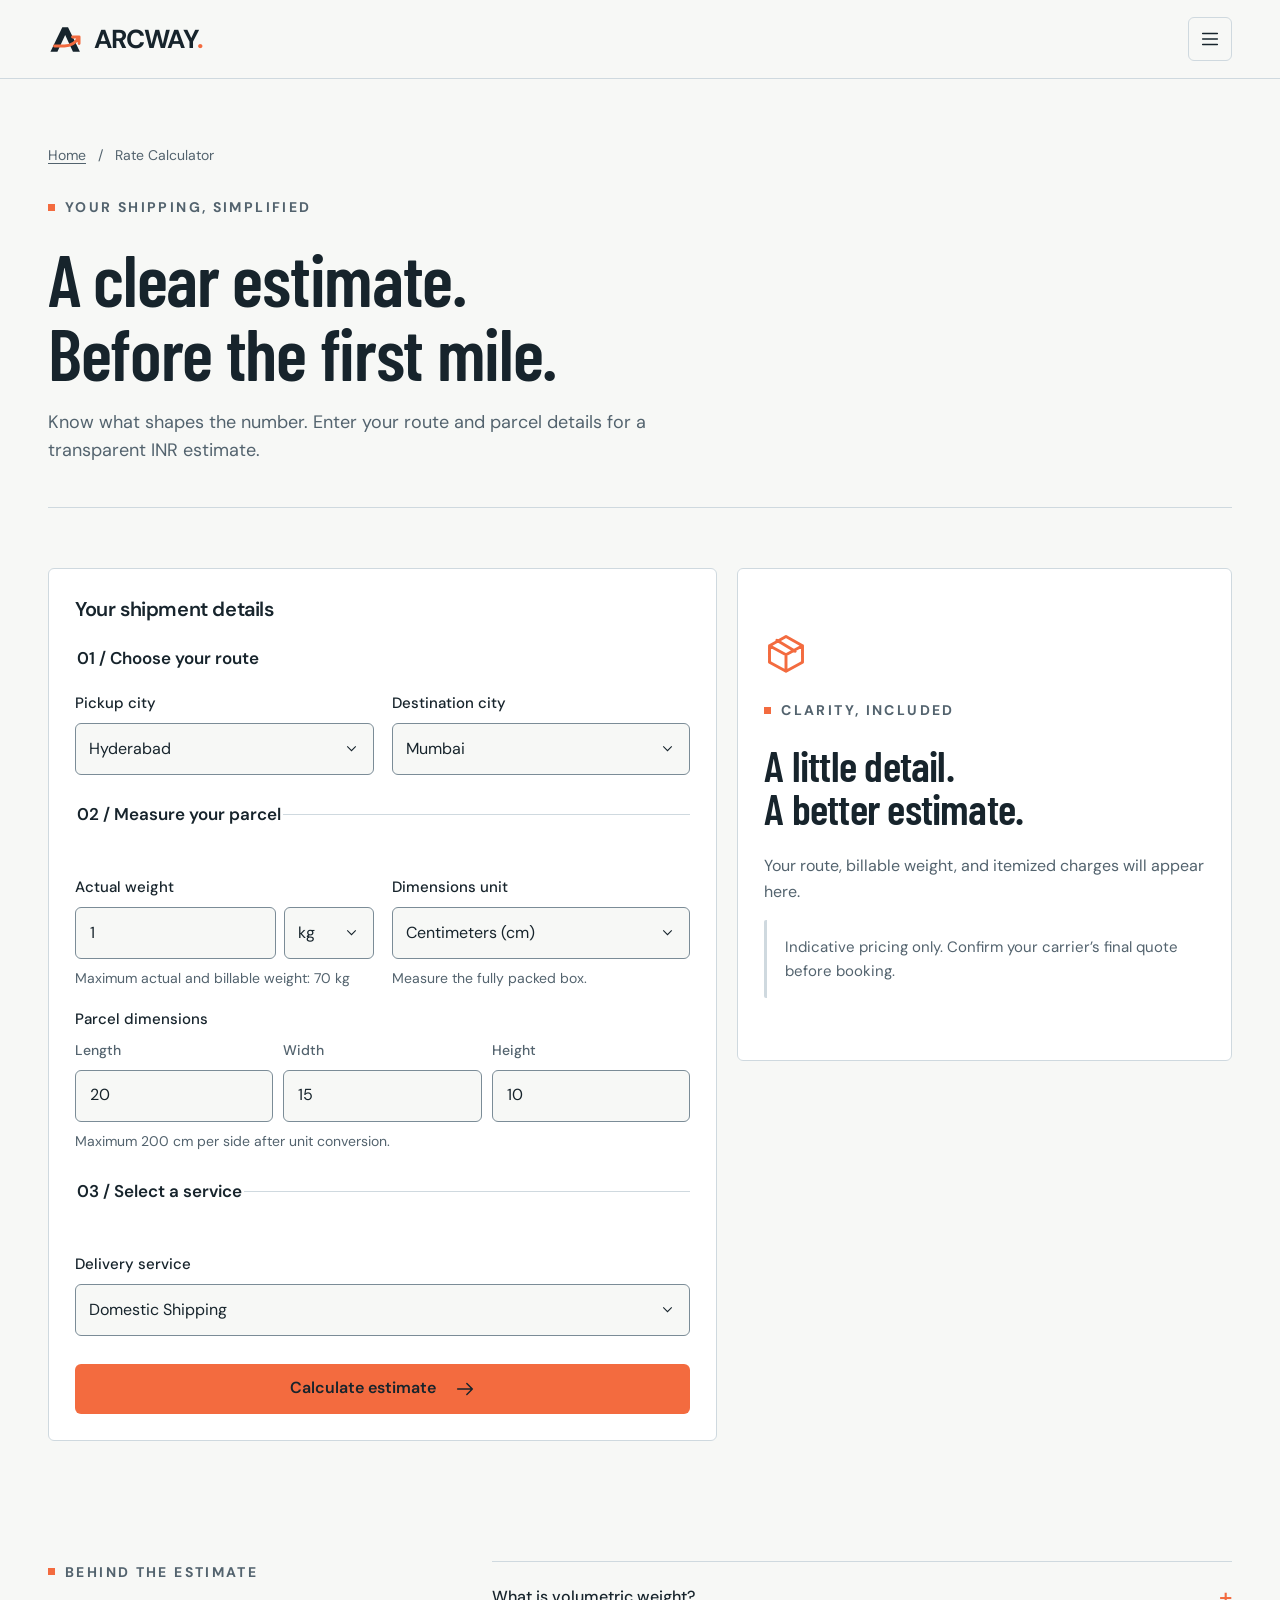
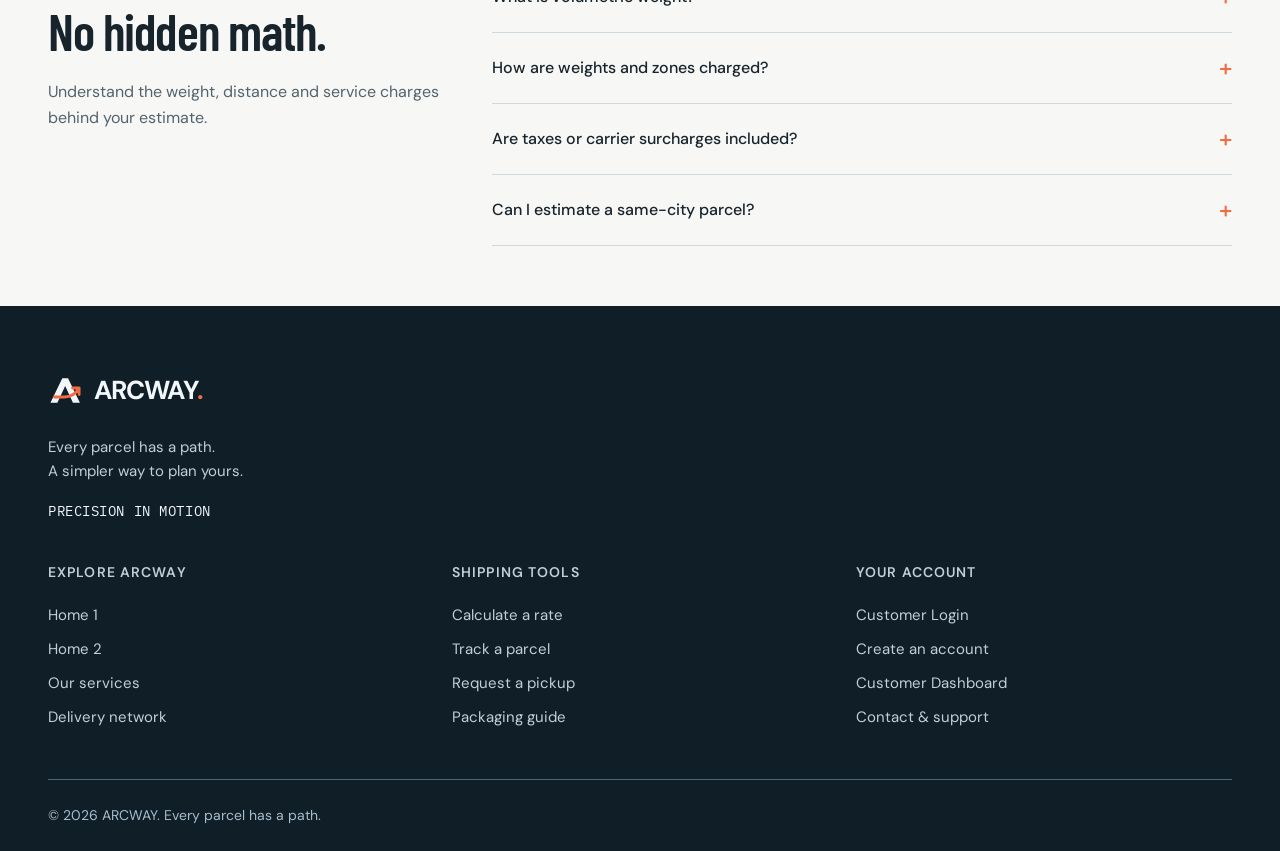
<file: pages/rate-calculator.html>
<!doctype html>
<html lang="en" dir="ltr" data-theme="light">
  <head>
    <meta charset="utf-8" />
    <meta name="viewport" content="width=device-width, initial-scale=1" />
    <meta name="theme-color" content="#17242c" />
    <title>Rate calculator | ARCWAY</title>
    <meta
      name="description"
      content="ARCWAY. Every parcel has a path. Explore shipping options, estimate a rate and follow your parcel’s journey."
    />
    <link
      rel="icon"
      type="image/svg+xml"
      href="../assets/graphics/favicon.svg"
    />
    <link rel="stylesheet" href="../assets/css/fonts.css" />
    <link rel="stylesheet" href="../assets/css/style.css" />
    <link rel="stylesheet" href="../assets/css/dark-mode.css" />
    <link rel="stylesheet" href="../assets/css/rtl.css" />
    <script defer src="../assets/js/site-config.js"></script>
    <script defer src="../assets/js/city-data.js"></script>
    <script defer src="../assets/js/service-data.js"></script>
    <script defer src="../assets/js/utils.js"></script>
    <script defer src="../assets/js/shipment-data.js"></script>
    <script defer src="../assets/js/main.js"></script>
    <script defer src="../assets/js/rate-calculator.js"></script>
    <link rel="stylesheet" href="../assets/css/select-controls.css" />
    <script defer src="../assets/js/select-controls.js"></script>
  </head>
  <body data-page="rate-calculator">
    <noscript
      ><p class="notice" style="margin: 16px">
        Enable JavaScript to use navigation, shipping tools and the local
        customer workspace. This is a frontend demonstration; no delivery
        service is connected.
      </p></noscript
    ><a class="skip-link" href="#main">Skip to content</a>
    <header data-header></header>
    <main id="main">
      <section class="container page-heading">
        <div class="breadcrumbs">
          <a href="../index.html">Home</a><span>/</span
          ><span>Rate Calculator</span>
        </div>
        <span class="eyebrow">Your shipping, simplified</span>
        <h1>A clear estimate.<br />Before the first mile.</h1>
        <p class="lead">
          Know what shapes the number. Enter your route and parcel details for a
          transparent INR estimate.
        </p>
      </section>
      <section class="section-sm container">
        <div class="calc-layout">
          <form id="rate-form" class="panel">
            <h2 class="panel-title">Your shipment details</h2>
            <fieldset>
              <legend>01 / Choose your route</legend>
              <div class="form-grid">
                <div class="field">
                  <label for="origin">Pickup city</label
                  ><select
                    id="origin"
                    name="origin"
                    data-cities
                    data-selected="hyderabad"
                    required
                  ></select>
                </div>
                <div class="field">
                  <label for="destination">Destination city</label
                  ><select
                    id="destination"
                    name="destination"
                    data-cities
                    data-selected="mumbai"
                    required
                  ></select>
                </div>
              </div>
            </fieldset>
            <fieldset class="form-section">
              <legend>02 / Measure your parcel</legend>
              <div class="form-grid">
                <div class="field">
                  <label for="weight">Actual weight</label>
                  <div class="input-group">
                    <input
                      id="weight"
                      name="weight"
                      type="number"
                      min="0.01"
                      step="0.01"
                      value="1"
                      required
                    /><select name="weightUnit" aria-label="Weight unit">
                      <option value="kg">kg</option>
                      <option value="g">g</option>
                      <option value="lb">lb</option>
                    </select>
                  </div>
                  <small>Maximum actual and billable weight: 70 kg</small>
                </div>
                <div class="field">
                  <label for="dimension-unit">Dimensions unit</label
                  ><select id="dimension-unit" name="dimensionUnit">
                    <option value="cm">Centimeters (cm)</option>
                    <option value="in">Inches (in)</option></select
                  ><small>Measure the fully packed box.</small>
                </div>
                <div class="field full">
                  <span class="field-label">Parcel dimensions</span>
                  <div class="dimensions">
                    <div class="field">
                      <label for="length">Length</label
                      ><input
                        id="length"
                        name="length"
                        type="number"
                        min="0.01"
                        step="0.01"
                        value="20"
                        required
                      />
                    </div>
                    <div class="field">
                      <label for="width">Width</label
                      ><input
                        id="width"
                        name="width"
                        type="number"
                        min="0.01"
                        step="0.01"
                        value="15"
                        required
                      />
                    </div>
                    <div class="field">
                      <label for="height">Height</label
                      ><input
                        id="height"
                        name="height"
                        type="number"
                        min="0.01"
                        step="0.01"
                        value="10"
                        required
                      />
                    </div>
                  </div>
                  <small>Maximum 200 cm per side after unit conversion.</small>
                </div>
              </div>
            </fieldset>
            <fieldset class="form-section">
              <legend>03 / Select a service</legend>
              <div class="field">
                <label for="service">Delivery service</label
                ><select id="service" name="service">
                  <option value="domestic">Domestic Shipping</option>
                  <option value="local">Local Delivery</option>
                  <option value="express">Express Shipping</option>
                </select>
              </div>
            </fieldset>
            <button
              type="submit"
              class="btn btn-primary"
              style="width: 100%; margin-top: 28px"
            >
              Calculate estimate <span data-icon="arrow"></span>
            </button>
            <div class="form-feedback" id="rate-feedback" role="alert"></div>
          </form>
          <aside
            class="panel summary-panel"
            id="estimate-result"
            aria-live="polite"
          >
            <div class="summary-empty">
              <span data-icon="box"></span
              ><span class="eyebrow">Clarity, included</span>
              <h2 style="font-size: 43px">
                A little detail.<br />A better estimate.
              </h2>
              <p>
                Your route, billable weight, and itemized charges will appear
                here.
              </p>
              <div class="notice notice-neutral">
                Indicative pricing only. Confirm your carrier’s final quote
                before booking.
              </div>
            </div>
          </aside>
        </div>
      </section>
      <section class="section-sm container">
        <div class="faq-grid">
          <div>
            <span class="eyebrow">Behind the estimate</span>
            <h2>No hidden math.</h2>
            <p>
              Understand the weight, distance and service charges behind your
              estimate.
            </p>
          </div>
          <div class="faq-list">
            <details>
              <summary>What is volumetric weight?</summary>
              <p>
                Length × width × height in centimeters ÷ 5,000. The divisor is
                configurable. The calculator compares this result with actual
                weight and uses the larger value.
              </p>
            </details>
            <details>
              <summary>How are weights and zones charged?</summary>
              <p>
                Billable weight rounds up to the next 0.5 kg. The base includes
                the first 0.5 kg. Local / Domestic / Express increments are ₹18
                / ₹32 / ₹55 per additional 0.5 kg. For straight-line distances
                over 1,000 km, Domestic adds ₹35 and Express adds ₹55.
              </p>
            </details>
            <details>
              <summary>Are taxes or carrier surcharges included?</summary>
              <p>
                No taxes, official surcharges or paid extras are configured. The
                estimate shows the base, weight and distance charges.
              </p>
            </details>
            <details>
              <summary>Can I estimate a same-city parcel?</summary>
              <p>
                Yes. Local requires the same pickup and destination city.
                Domestic and Express also accept same-city routes using their
                own indicative tariffs.
              </p>
            </details>
          </div>
        </div>
      </section>
    </main>
    <div data-footer></div>
    <button class="back-top" aria-label="Back to top" hidden>
      <span data-icon="up"></span>
    </button>
  </body>
</html>
</file>
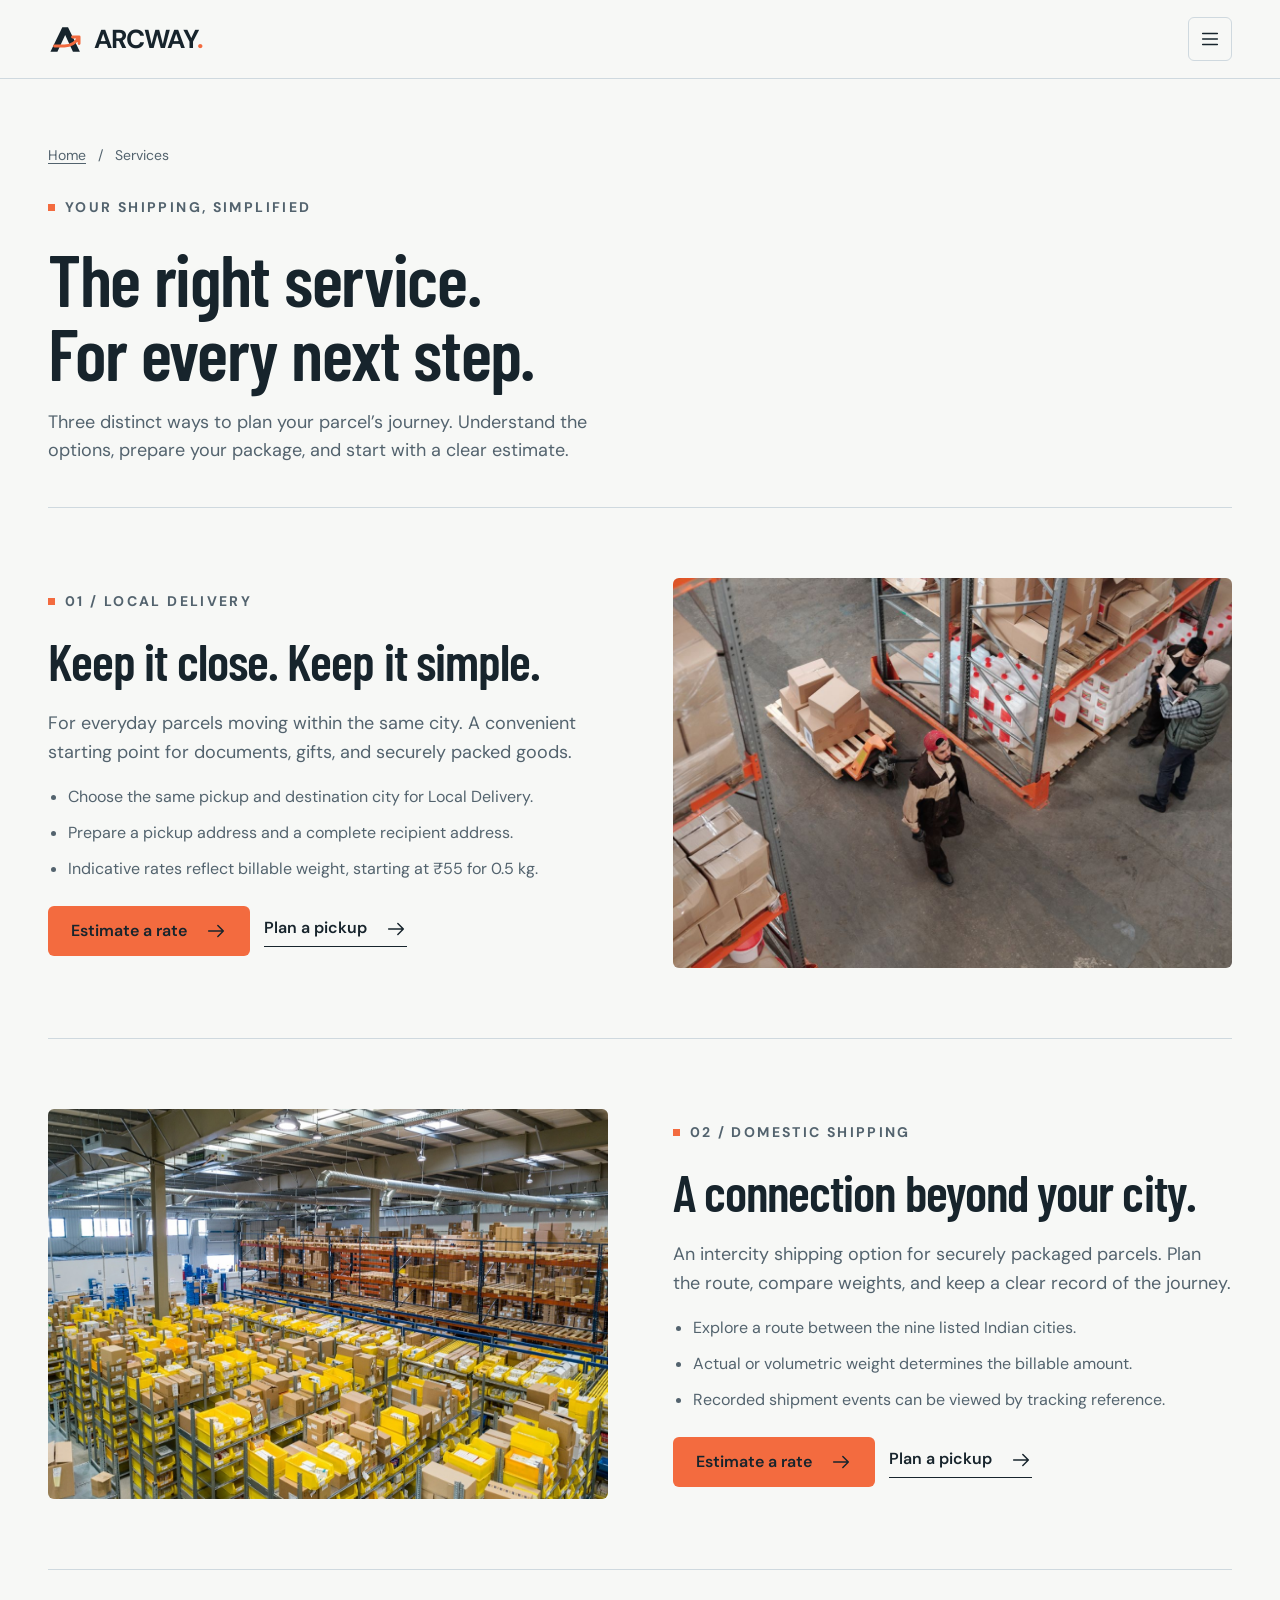
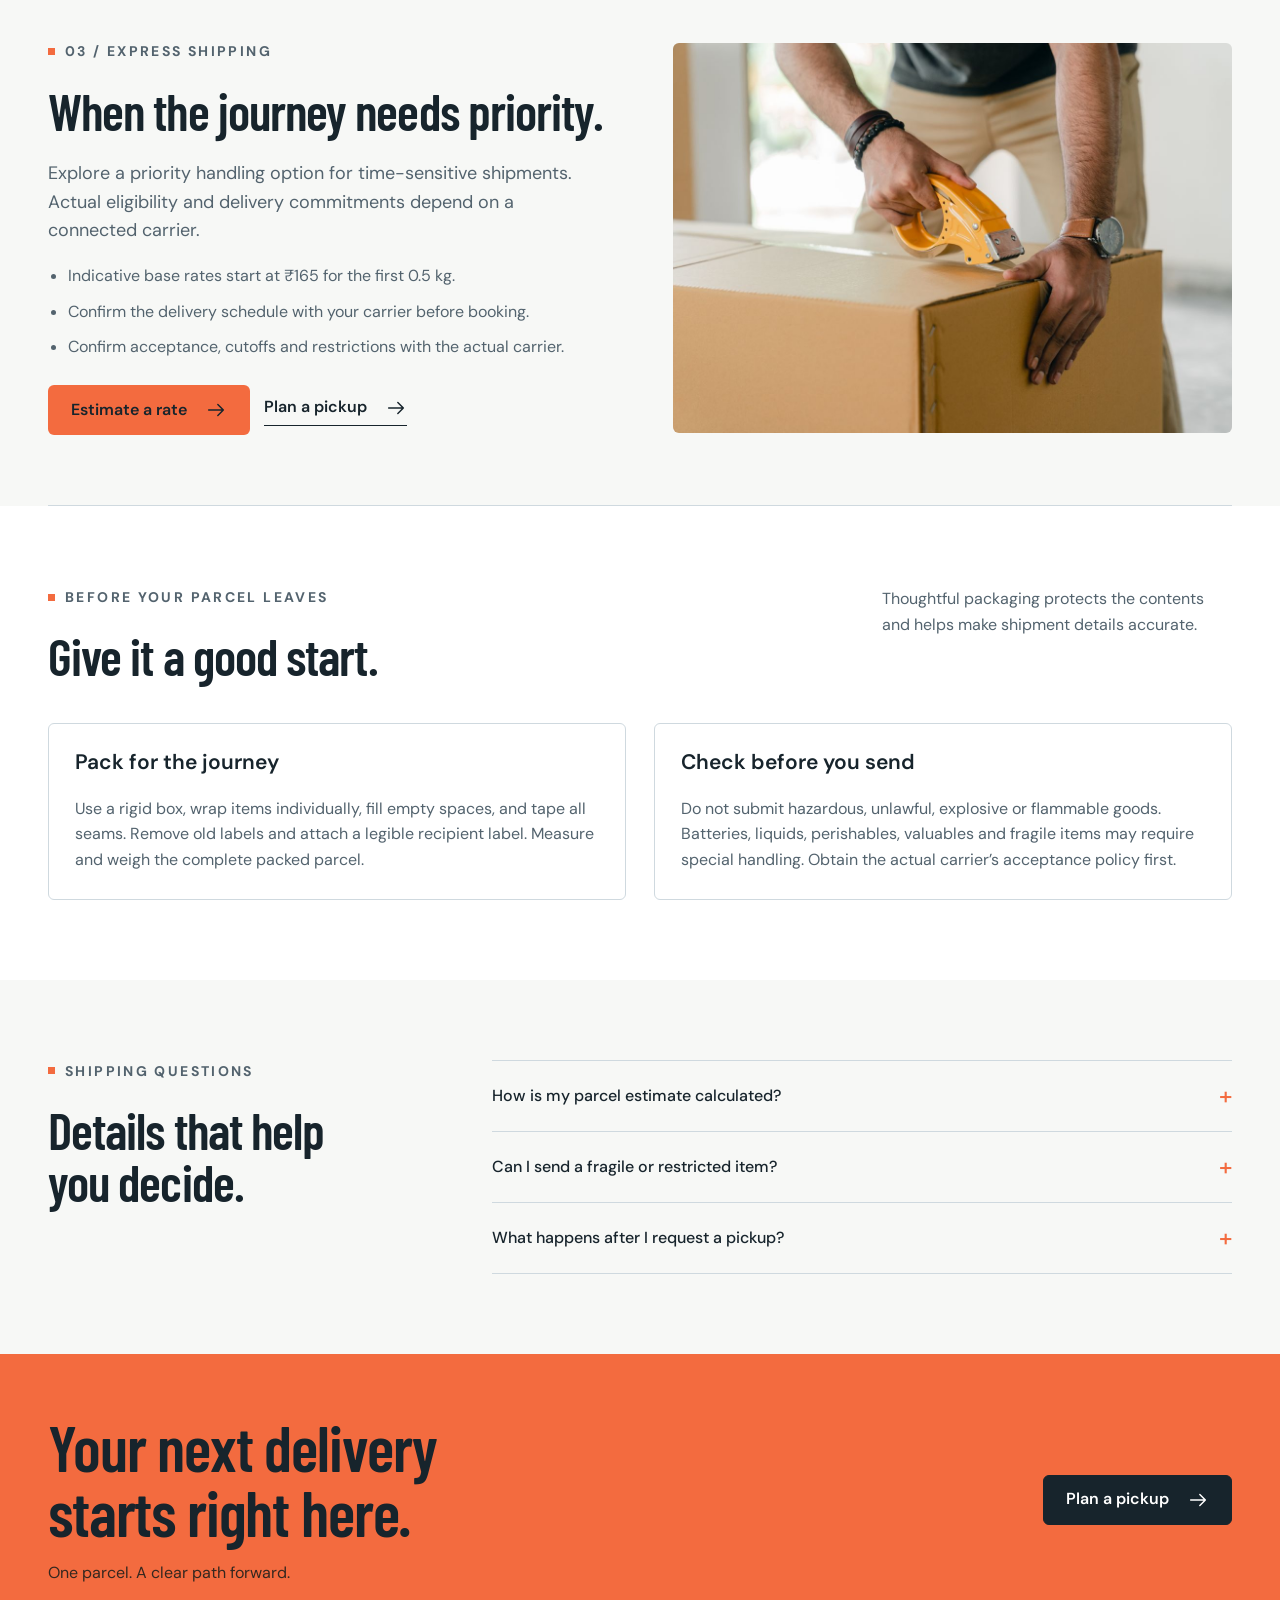
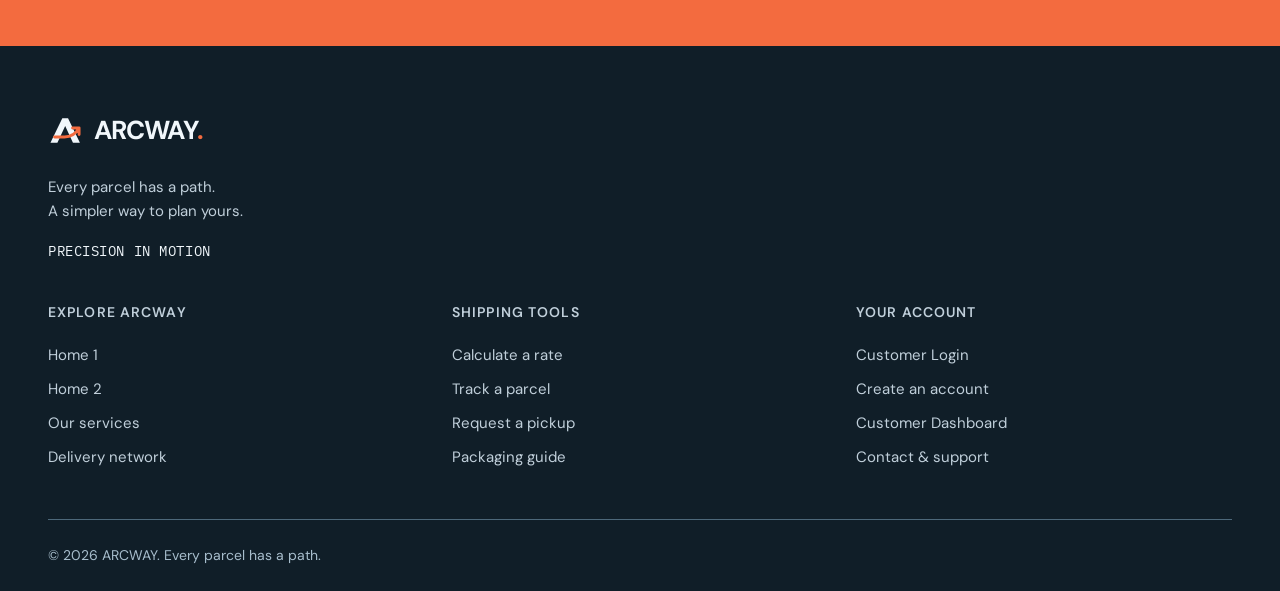
<file: pages/services.html>
<!doctype html>
<html lang="en" dir="ltr" data-theme="light">
  <head>
    <meta charset="utf-8" />
    <meta name="viewport" content="width=device-width, initial-scale=1" />
    <meta name="theme-color" content="#17242c" />
    <title>Shipping services | ARCWAY</title>
    <meta
      name="description"
      content="ARCWAY. Every parcel has a path. Explore shipping options, estimate a rate and follow your parcel’s journey."
    />
    <link
      rel="icon"
      type="image/svg+xml"
      href="../assets/graphics/favicon.svg"
    />
    <link rel="stylesheet" href="../assets/css/fonts.css" />
    <link rel="stylesheet" href="../assets/css/style.css" />
    <link rel="stylesheet" href="../assets/css/dark-mode.css" />
    <link rel="stylesheet" href="../assets/css/rtl.css" />
    <script defer src="../assets/js/site-config.js"></script>
    <script defer src="../assets/js/city-data.js"></script>
    <script defer src="../assets/js/service-data.js"></script>
    <script defer src="../assets/js/utils.js"></script>
    <script defer src="../assets/js/shipment-data.js"></script>
    <script defer src="../assets/js/main.js"></script>
    <link rel="stylesheet" href="../assets/css/select-controls.css" />
    <script defer src="../assets/js/select-controls.js"></script>
  </head>
  <body data-page="services">
    <noscript
      ><p class="notice" style="margin: 16px">
        Enable JavaScript to use navigation, shipping tools and the local
        customer workspace. This is a frontend demonstration; no delivery
        service is connected.
      </p></noscript
    ><a class="skip-link" href="#main">Skip to content</a>
    <header data-header></header>
    <main id="main">
      <section class="container page-heading">
        <div class="breadcrumbs">
          <a href="../index.html">Home</a><span>/</span><span>Services</span>
        </div>
        <span class="eyebrow">Your shipping, simplified</span>
        <h1>The right service.<br />For every next step.</h1>
        <p class="lead">
          Three distinct ways to plan your parcel’s journey. Understand the
          options, prepare your package, and start with a clear estimate.
        </p>
      </section>
      <section class="service-detail container" id="local">
        <div class="split">
          <div class="photo-panel">
            <img
              src="../assets/images/parcels.jpg"
              alt="Prepared parcels with secure packaging"
              width="1200"
              height="800"
              loading="lazy"
            />
          </div>
          <div>
            <span class="eyebrow">01 / Local Delivery</span>
            <h2>Keep it close. Keep it simple.</h2>
            <p class="lead">
              For everyday parcels moving within the same city. A convenient
              starting point for documents, gifts, and securely packed goods.
            </p>
            <ul>
              <li>
                Choose the same pickup and destination city for Local Delivery.
              </li>
              <li>
                Prepare a pickup address and a complete recipient address.
              </li>
              <li>
                Indicative rates reflect billable weight, starting at ₹55 for
                0.5 kg.
              </li>
            </ul>
            <div class="actions" style="margin-top: 25px">
              <a
                class="btn btn-primary"
                href="rate-calculator.html?service=local"
                >Estimate a rate <span data-icon="arrow"></span></a
              ><a class="text-link" href="dashboard.html?service=local#book"
                >Plan a pickup <span data-icon="arrow"></span
              ></a>
            </div>
          </div>
        </div>
      </section>
      <section class="service-detail container" id="domestic">
        <div class="split">
          <div class="photo-panel">
            <img
              src="../assets/images/warehouse.jpg"
              alt="Warehouse storage and shipping operations"
              width="1200"
              height="800"
              loading="lazy"
            />
          </div>
          <div>
            <span class="eyebrow">02 / Domestic Shipping</span>
            <h2>A connection beyond your city.</h2>
            <p class="lead">
              An intercity shipping option for securely packaged parcels. Plan
              the route, compare weights, and keep a clear record of the
              journey.
            </p>
            <ul>
              <li>Explore a route between the nine listed Indian cities.</li>
              <li>
                Actual or volumetric weight determines the billable amount.
              </li>
              <li>
                Recorded shipment events can be viewed by tracking reference.
              </li>
            </ul>
            <div class="actions" style="margin-top: 25px">
              <a
                class="btn btn-primary"
                href="rate-calculator.html?service=domestic"
                >Estimate a rate <span data-icon="arrow"></span></a
              ><a class="text-link" href="dashboard.html?service=domestic#book"
                >Plan a pickup <span data-icon="arrow"></span
              ></a>
            </div>
          </div>
        </div>
      </section>
      <section class="service-detail container" id="express">
        <div class="split">
          <div class="photo-panel">
            <img
              src="../assets/images/packing.jpg"
              alt="Carefully prepared delivery packages"
              width="1200"
              height="800"
              loading="lazy"
            />
          </div>
          <div>
            <span class="eyebrow">03 / Express Shipping</span>
            <h2>When the journey needs priority.</h2>
            <p class="lead">
              Explore a priority handling option for time-sensitive shipments.
              Actual eligibility and delivery commitments depend on a connected
              carrier.
            </p>
            <ul>
              <li>Indicative base rates start at ₹165 for the first 0.5 kg.</li>
              <li>
                Confirm the delivery schedule with your carrier before booking.
              </li>
              <li>
                Confirm acceptance, cutoffs and restrictions with the actual
                carrier.
              </li>
            </ul>
            <div class="actions" style="margin-top: 25px">
              <a
                class="btn btn-primary"
                href="rate-calculator.html?service=express"
                >Estimate a rate <span data-icon="arrow"></span></a
              ><a class="text-link" href="dashboard.html?service=express#book"
                >Plan a pickup <span data-icon="arrow"></span
              ></a>
            </div>
          </div>
        </div>
      </section>
      <section class="section subtle" id="packaging">
        <div class="container">
          <div class="intro-line">
            <div>
              <span class="eyebrow">Before your parcel leaves</span>
              <h2>Give it a good start.</h2>
            </div>
            <p>
              Thoughtful packaging protects the contents and helps make shipment
              details accurate.
            </p>
          </div>
          <div class="callout-grid">
            <article class="panel">
              <h3>Pack for the journey</h3>
              <p>
                Use a rigid box, wrap items individually, fill empty spaces, and
                tape all seams. Remove old labels and attach a legible recipient
                label. Measure and weigh the complete packed parcel.
              </p>
            </article>
            <article class="panel">
              <h3>Check before you send</h3>
              <p>
                Do not submit hazardous, unlawful, explosive or flammable goods.
                Batteries, liquids, perishables, valuables and fragile items may
                require special handling. Obtain the actual carrier’s acceptance
                policy first.
              </p>
            </article>
          </div>
        </div>
      </section>
      <section class="section container faq-grid">
        <div>
          <span class="eyebrow">Shipping questions</span>
          <h2>Details that help<br />you decide.</h2>
        </div>
        <div class="faq-list">
          <details>
            <summary>How is my parcel estimate calculated?</summary>
            <p>
              The calculator compares actual and volumetric weight, rounds up to
              the next 0.5 kg and applies the selected service estimate and
              distance zone.
            </p>
          </details>
          <details>
            <summary>Can I send a fragile or restricted item?</summary>
            <p>
              Use cushioning and a rigid box for fragile items. Acceptance,
              exclusions and insurance must be confirmed with the actual carrier
              before shipping.
            </p>
          </details>
          <details>
            <summary>What happens after I request a pickup?</summary>
            <p>
              Review the details and save your request in this browser. Its
              reference appears in your dashboard and tracking. No courier is
              dispatched.
            </p>
          </details>
        </div>
      </section>
      <section class="closing">
        <div class="container">
          <div>
            <h2>Your next delivery<br />starts right here.</h2>
            <p>One parcel. A clear path forward.</p>
          </div>
          <a class="btn btn-outline" href="dashboard.html#book"
            >Plan a pickup <span data-icon="arrow"></span
          ></a>
        </div>
      </section>
    </main>
    <div data-footer></div>
    <button class="back-top" aria-label="Back to top" hidden>
      <span data-icon="up"></span>
    </button>
  </body>
</html>
</file>
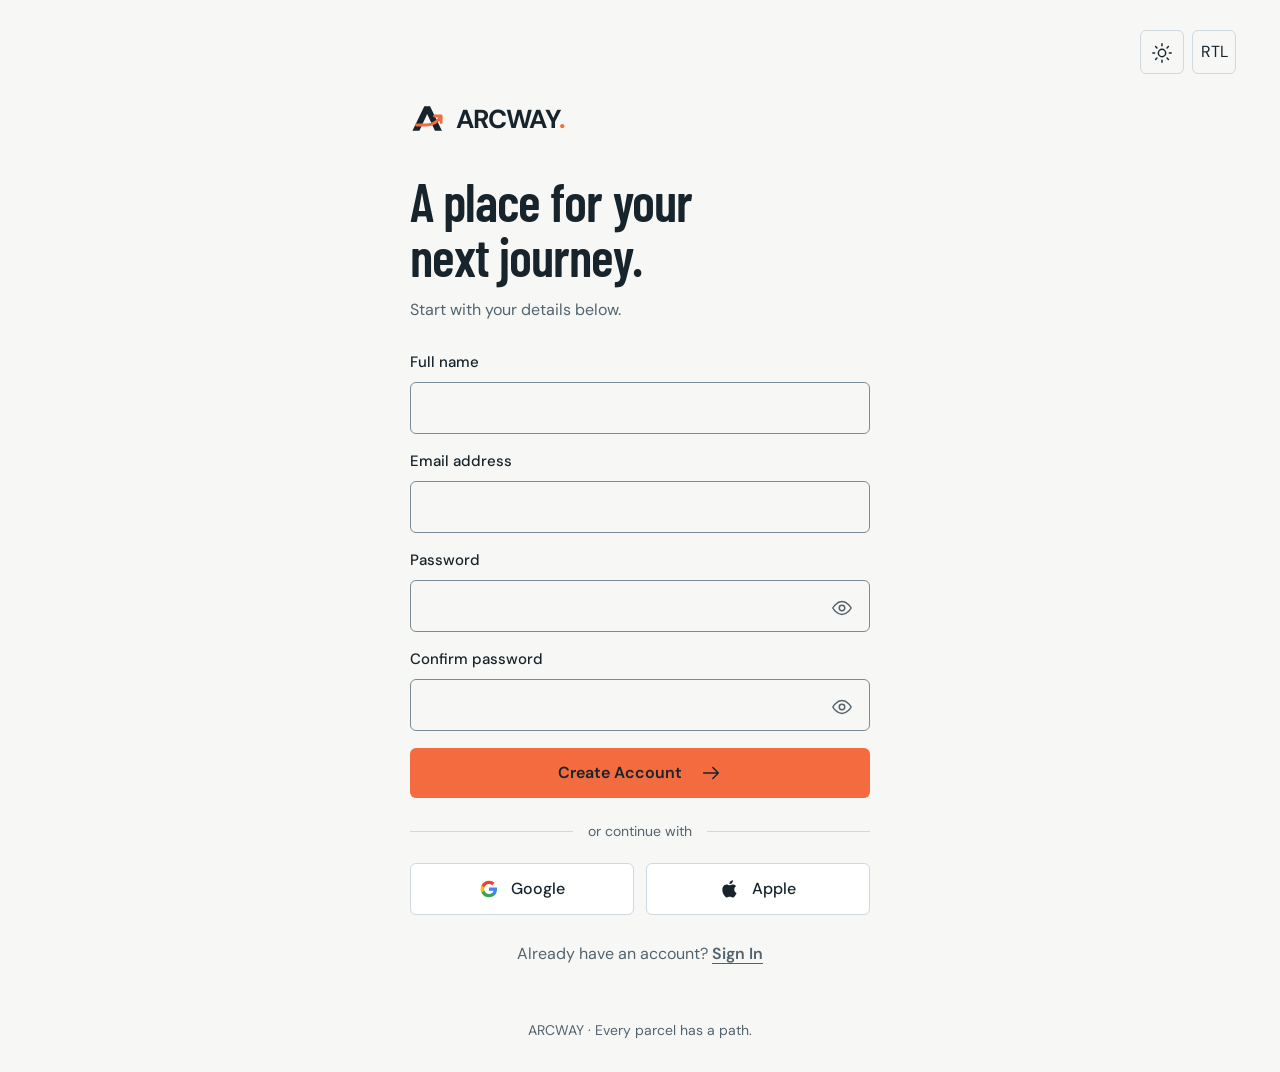
<file: pages/signup.html>
<!doctype html>
<html lang="en" dir="ltr" data-theme="light">
  <head>
    <meta charset="utf-8" />
    <meta name="viewport" content="width=device-width, initial-scale=1" />
    <meta name="theme-color" content="#17242c" />
    <title>Create account | ARCWAY</title>
    <meta
      name="description"
      content="ARCWAY. Every parcel has a path. Explore shipping options, estimate a rate and follow your parcel’s journey."
    />
    <link
      rel="icon"
      type="image/svg+xml"
      href="../assets/graphics/favicon.svg"
    />
    <link rel="stylesheet" href="../assets/css/fonts.css" />
    <link rel="stylesheet" href="../assets/css/style.css" />
    <link rel="stylesheet" href="../assets/css/dark-mode.css" />
    <link rel="stylesheet" href="../assets/css/rtl.css" />
    <link rel="stylesheet" href="../assets/css/auth.css" />
    <script defer src="../assets/js/site-config.js"></script>
    <script defer src="../assets/js/city-data.js"></script>
    <script defer src="../assets/js/service-data.js"></script>
    <script defer src="../assets/js/utils.js"></script>
    <script defer src="../assets/js/shipment-data.js"></script>
    <script defer src="../assets/js/main.js"></script>
    <script defer src="../assets/js/auth.js"></script>
    <link rel="stylesheet" href="../assets/css/select-controls.css" />
    <script defer src="../assets/js/select-controls.js"></script>
  </head>
  <body data-page="signup">
    <noscript
      ><p class="notice" style="margin: 16px">
        Enable JavaScript to use navigation, shipping tools and the local
        customer workspace. This is a frontend demonstration; no delivery
        service is connected.
      </p></noscript
    >
    <div class="auth-page signup-page">
      <div class="auth-top">
        <div class="auth-tools">
          <button class="icon-btn" data-theme-toggle aria-label="Switch theme">
            <span data-icon="sun"></span></button
          ><button
            class="icon-btn"
            data-direction
            aria-label="Switch reading direction"
          >
            RTL
          </button>
        </div>
      </div>
      <main class="auth-main" id="main">
        <div class="auth-brand" data-logo></div>
        <h1>A place for your<br />next journey.</h1>
        <p>Start with your details below.</p>
        <form class="auth-form" data-auth-form="signup">
          <div class="field">
            <label for="full-name">Full name</label
            ><input
              id="full-name"
              name="name"
              autocomplete="name"
              maxlength="100"
              required
            />
          </div>
          <div class="field">
            <label for="auth-email">Email address</label
            ><input
              id="auth-email"
              type="email"
              name="email"
              autocomplete="email"
              maxlength="180"
              required
            />
          </div>
          <div class="field">
            <label for="signup-password">Password</label>
            <div class="password-field">
              <input
                id="signup-password"
                type="password"
                name="password"
                minlength="8"
                maxlength="128"
                autocomplete="new-password"
                required
              /><button
                class="password-toggle"
                type="button"
                data-password-toggle="signup-password"
                aria-label="Show password"
                aria-pressed="false"
              >
                <span data-icon="eye"></span>
              </button>
            </div>
          </div>
          <div class="field">
            <label for="confirm-password">Confirm password</label>
            <div class="password-field">
              <input
                id="confirm-password"
                type="password"
                name="confirm"
                minlength="8"
                maxlength="128"
                autocomplete="new-password"
                required
              /><button
                class="password-toggle"
                type="button"
                data-password-toggle="confirm-password"
                aria-label="Show confirmation password"
                aria-pressed="false"
              >
                <span data-icon="eye"></span>
              </button>
            </div>
          </div>
          <button class="btn btn-primary auth-submit" type="submit">
            Create Account <span data-icon="arrow"></span>
          </button>
        </form>
        <div
          class="auth-feedback"
          id="auth-feedback"
          role="status"
          aria-live="polite"
        ></div>
        <div class="auth-divider">or continue with</div>
        <div class="provider-buttons">
          <button class="provider-button" data-provider="Google">
            <svg viewBox="0 0 24 24" aria-hidden="true">
              <path
                fill="#4285F4"
                d="M21.6 12.23c0-.71-.06-1.39-.18-2.05H12v3.88h5.38a4.6 4.6 0 0 1-2 3.02v2.51h3.24c1.9-1.75 2.98-4.33 2.98-7.36Z"
              />
              <path
                fill="#34A853"
                d="M12 22c2.7 0 4.96-.9 6.62-2.41l-3.24-2.51c-.9.6-2.06.96-3.38.96-2.6 0-4.8-1.76-5.59-4.12H3.06v2.59A10 10 0 0 0 12 22Z"
              />
              <path
                fill="#FBBC05"
                d="M6.41 13.92a6 6 0 0 1 0-3.84V7.49H3.06a10 10 0 0 0 0 9.02l3.35-2.59Z"
              />
              <path
                fill="#EA4335"
                d="M12 5.96c1.47 0 2.79.5 3.83 1.5l2.87-2.87A9.62 9.62 0 0 0 12 2a10 10 0 0 0-8.94 5.49l3.35 2.59C7.2 7.72 9.4 5.96 12 5.96Z"
              />
            </svg>
            Google</button
          ><button class="provider-button" data-provider="Apple">
            <svg viewBox="0 0 24 24" aria-hidden="true" fill="currentColor">
              <path
                d="M17.05 12.54c.02 3.13 2.75 4.17 2.78 4.18-.02.08-.44 1.5-1.45 2.96-.87 1.26-1.77 2.51-3.2 2.54-1.4.03-1.85-.82-3.45-.82-1.6 0-2.1.8-3.42.85-1.38.05-2.43-1.37-3.3-2.62-1.8-2.57-3.17-7.28-1.32-10.46.92-1.58 2.56-2.58 4.35-2.6 1.36-.02 2.64.92 3.46.92.82 0 2.36-1.13 3.98-.97.68.03 2.57.28 3.78 2.05-.1.06-2.25 1.31-2.22 3.97ZM14.4 4.7c.72-.88 1.21-2.09 1.08-3.3-1.04.04-2.31.69-3.06 1.57-.67.77-1.26 2-1.1 3.17 1.16.09 2.35-.59 3.08-1.44Z"
              />
            </svg>
            Apple
          </button>
        </div>
        <p class="auth-switch">
          Already have an account? <a href="login.html">Sign In</a>
        </p>
      </main>
      <div class="auth-bottom">ARCWAY · Every parcel has a path.</div>
    </div>
  </body>
</html>
</file>
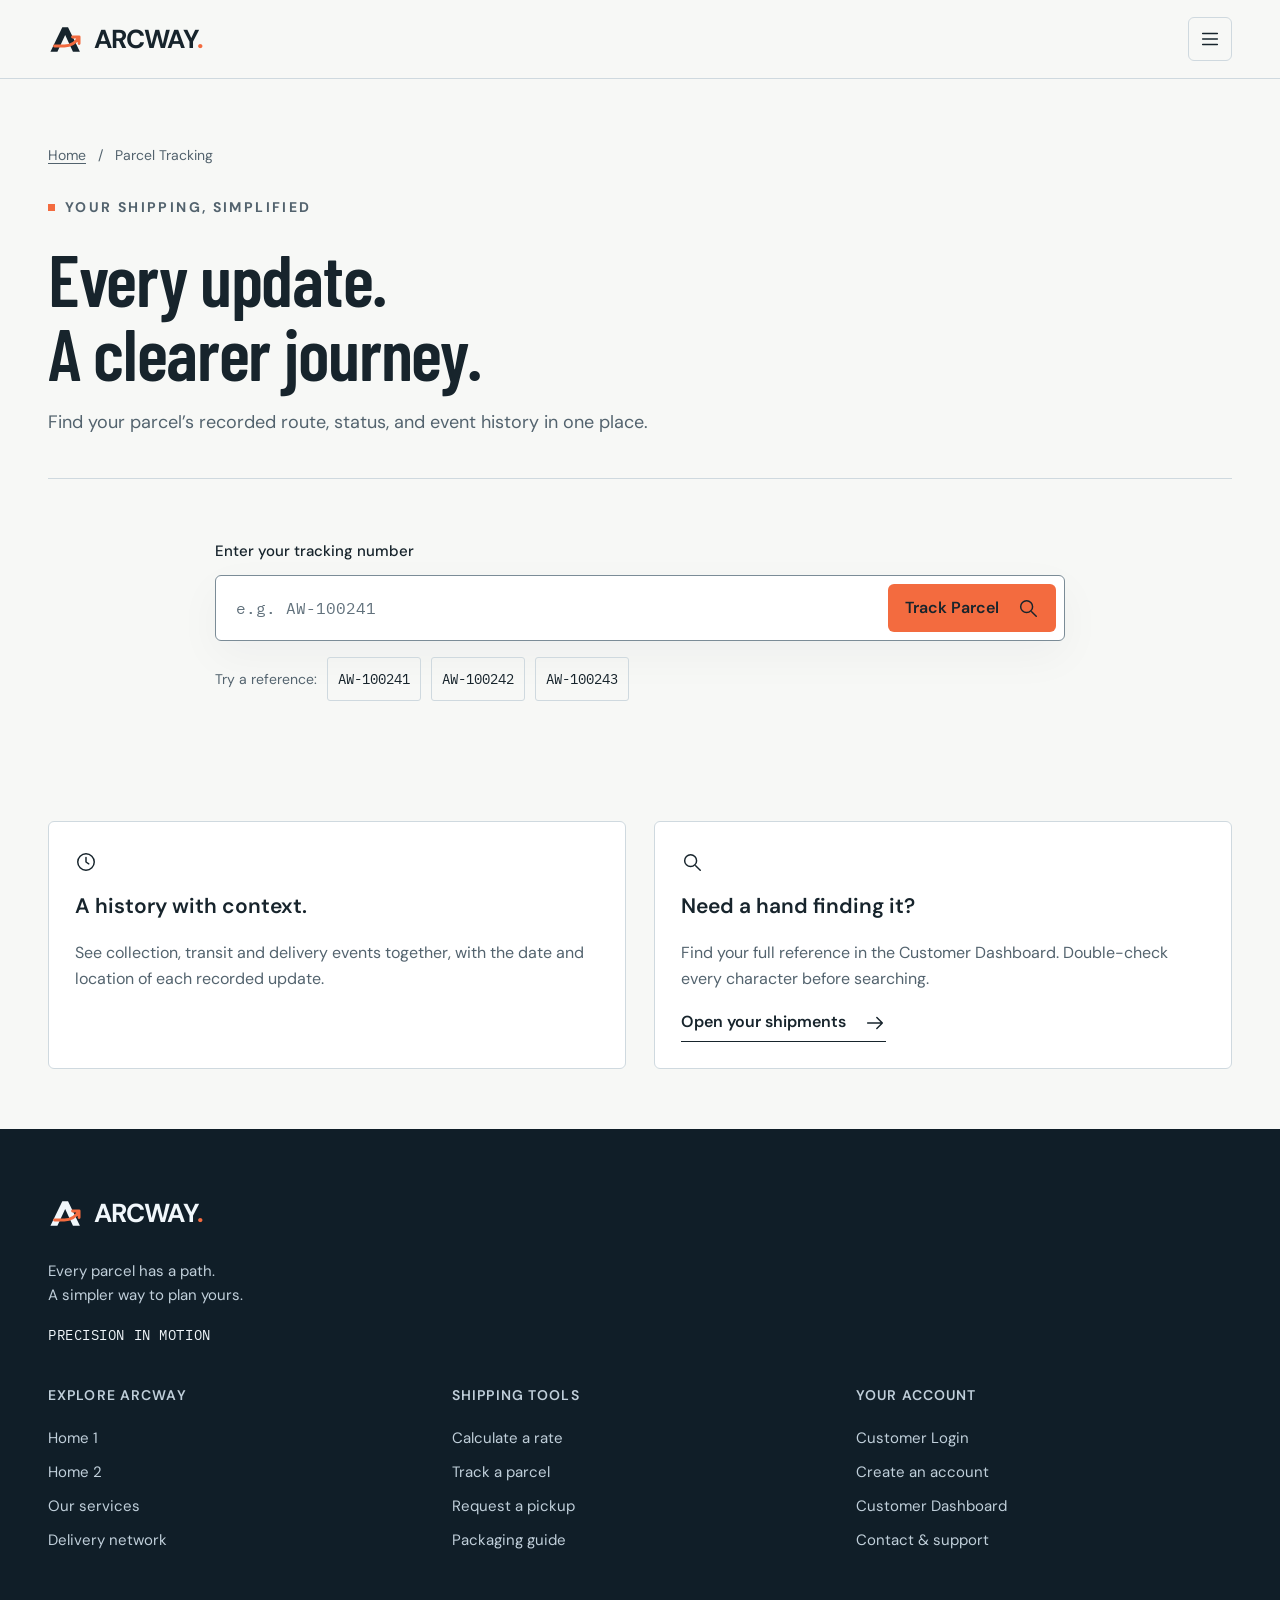
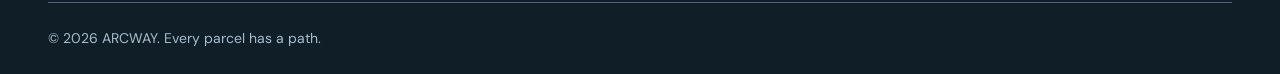
<file: pages/tracking.html>
<!doctype html>
<html lang="en" dir="ltr" data-theme="light">
  <head>
    <meta charset="utf-8" />
    <meta name="viewport" content="width=device-width, initial-scale=1" />
    <meta name="theme-color" content="#17242c" />
    <title>Track your parcel | ARCWAY</title>
    <meta
      name="description"
      content="ARCWAY. Every parcel has a path. Explore shipping options, estimate a rate and follow your parcel’s journey."
    />
    <link
      rel="icon"
      type="image/svg+xml"
      href="../assets/graphics/favicon.svg"
    />
    <link rel="stylesheet" href="../assets/css/fonts.css" />
    <link rel="stylesheet" href="../assets/css/style.css" />
    <link rel="stylesheet" href="../assets/css/dark-mode.css" />
    <link rel="stylesheet" href="../assets/css/rtl.css" />
    <script defer src="../assets/js/site-config.js"></script>
    <script defer src="../assets/js/city-data.js"></script>
    <script defer src="../assets/js/service-data.js"></script>
    <script defer src="../assets/js/utils.js"></script>
    <script defer src="../assets/js/shipment-data.js"></script>
    <script defer src="../assets/js/main.js"></script>
    <script defer src="../assets/js/tracking.js"></script>
    <link rel="stylesheet" href="../assets/css/select-controls.css" />
    <script defer src="../assets/js/select-controls.js"></script>
  </head>
  <body data-page="tracking">
    <noscript
      ><p class="notice" style="margin: 16px">
        Enable JavaScript to use navigation, shipping tools and the local
        customer workspace. This is a frontend demonstration; no delivery
        service is connected.
      </p></noscript
    ><a class="skip-link" href="#main">Skip to content</a>
    <header data-header></header>
    <main id="main">
      <section class="container page-heading">
        <div class="breadcrumbs">
          <a href="../index.html">Home</a><span>/</span
          ><span>Parcel Tracking</span>
        </div>
        <span class="eyebrow">Your shipping, simplified</span>
        <h1>Every update.<br />A clearer journey.</h1>
        <p class="lead">
          Find your parcel’s recorded route, status, and event history in one
          place.
        </p>
      </section>
      <section class="section-sm container">
        <div class="tracking-search">
          <form id="tracking-form">
            <label
              for="tracking-number"
              style="display: block; margin-bottom: 12px"
              >Enter your tracking number</label
            >
            <div class="tracking-field">
              <input
                id="tracking-number"
                name="tracking"
                placeholder="e.g. AW-100241"
                maxlength="40"
                autocomplete="off"
                spellcheck="false"
              /><button class="btn btn-primary" type="submit">
                Track Parcel <span data-icon="search"></span>
              </button>
            </div>
          </form>
          <div class="demo-ids">
            <span>Try a reference:</span
            ><button data-sample-id="AW-100241">AW-100241</button
            ><button data-sample-id="AW-100242">AW-100242</button
            ><button data-sample-id="AW-100243">AW-100243</button>
          </div>
          <div class="form-feedback" id="tracking-feedback" role="alert"></div>
        </div>
        <div
          class="tracking-result"
          id="tracking-result"
          aria-live="polite"
        ></div>
      </section>
      <section class="section-sm container">
        <div class="callout-grid">
          <div class="panel">
            <span data-icon="clock"></span>
            <h3 style="margin-top: 20px">A history with context.</h3>
            <p>
              See collection, transit and delivery events together, with the
              date and location of each recorded update.
            </p>
          </div>
          <div class="panel">
            <span data-icon="search"></span>
            <h3 style="margin-top: 20px">Need a hand finding it?</h3>
            <p>
              Find your full reference in the Customer Dashboard. Double-check
              every character before searching.
            </p>
            <a
              class="text-link"
              style="margin-top: 18px"
              href="dashboard.html#track"
              >Open your shipments <span data-icon="arrow"></span
            ></a>
          </div>
        </div>
      </section>
    </main>
    <div data-footer></div>
    <button class="back-top" aria-label="Back to top" hidden>
      <span data-icon="up"></span>
    </button>
  </body>
</html>
</file>
<file: assets/css/fonts.css>
@font-face {
  font-family: "Barlow Condensed";
  font-style: normal;
  font-weight: 500;
  font-display: swap;
  src: url(../fonts/barlow-condensed-500.ttf) format("truetype");
}
@font-face {
  font-family: "Barlow Condensed";
  font-style: normal;
  font-weight: 600;
  font-display: swap;
  src: url(../fonts/barlow-condensed-600.ttf) format("truetype");
}
@font-face {
  font-family: "Barlow Condensed";
  font-style: normal;
  font-weight: 700;
  font-display: swap;
  src: url(../fonts/barlow-condensed-700.ttf) format("truetype");
}
@font-face {
  font-family: "DM Sans";
  font-style: normal;
  font-weight: 400;
  font-display: swap;
  src: url(../fonts/dm-sans-400.ttf) format("truetype");
}
@font-face {
  font-family: "DM Sans";
  font-style: normal;
  font-weight: 500;
  font-display: swap;
  src: url(../fonts/dm-sans-500.ttf) format("truetype");
}
@font-face {
  font-family: "DM Sans";
  font-style: normal;
  font-weight: 600;
  font-display: swap;
  src: url(../fonts/dm-sans-600.ttf) format("truetype");
}
@font-face {
  font-family: "DM Sans";
  font-style: normal;
  font-weight: 700;
  font-display: swap;
  src: url(../fonts/dm-sans-700.ttf) format("truetype");
}
@font-face {
  font-family: "IBM Plex Mono";
  font-style: normal;
  font-weight: 400;
  font-display: swap;
  src: url(../fonts/ibm-plex-mono-400.ttf) format("truetype");
}
</file>
<file: assets/css/style.css>
:root {
  /* Semantic surfaces, text, controls and persistent dark editorial sections. */
  --ink: #17242c;
  --muted: #53636e;
  --canvas: #f7f8f6;
  --surface: #ffffff;
  --line: #cfd9df;
  --control-line: #7b8c97;
  --field-bg: #f7f8f6;
  --placeholder: #63737e;
  --accent: #f36b3f;
  --accent-ink: #9b381b;
  --soft: #fff0e8;
  --soft-text: #853b22;
  --button-bg: #17242c;
  --button-text: #ffffff;
  --button-hover: #304654;
  --primary-bg: #f36b3f;
  --primary-text: #17242c;
  --primary-hover: #ff956f;
  --inverse-bg: #101e28;
  --inverse-surface: #1a2e3b;
  --inverse-text: #f1f7fb;
  --inverse-muted: #c0cfda;
  --inverse-subtle: #a7bdcc;
  --inverse-border: #4d687a;
  --map-bg: #eaf0ee;
  --map-grid: #c3d1cd;
  --map-text: #263b36;
  --map-route: #a43f21;
  --focus: #ac3e1e;
  --disabled-bg: #e1e7eb;
  --disabled-text: #55646f;
  --dark: var(--inverse-bg);
  --display: "Barlow Condensed", "Arial Narrow", Impact, sans-serif;
  --body: "DM Sans", Arial, sans-serif;
  --mono: "IBM Plex Mono", monospace;
  --radius: 6px;
  --shadow: 0 15px 45px #17242c0a;
  color-scheme: light;
}
* {
  box-sizing: border-box;
}
html {
  scroll-behavior: smooth;
  scroll-padding-top: 110px;
}
body {
  margin: 0;
  background: var(--canvas);
  color: var(--ink);
  font-family: var(--body);
  font-size: 16px;
  line-height: 1.6;
}
button,
input,
select,
textarea {
  font: inherit;
}
button,
a,
input,
select,
textarea {
  -webkit-tap-highlight-color: transparent;
}
button,
a {
  touch-action: manipulation;
}
a {
  color: inherit;
  text-decoration: none;
}
button {
  cursor: pointer;
}
img {
  max-width: 100%;
  display: block;
}
svg {
  vertical-align: middle;
}
h1,
h2,
h3,
h4,
p {
  margin-top: 0;
}
h1,
h2,
h3 {
  line-height: 1.02;
}
h1,
h2 {
  font-family: var(--display);
  font-weight: 600;
  letter-spacing: -0.018em;
}
h1 {
  font-size: clamp(56px, 6.8vw, 100px);
  margin-bottom: 24px;
}
h2 {
  font-size: clamp(42px, 4vw, 62px);
  margin-bottom: 22px;
}
h3 {
  font-size: 23px;
  font-weight: 600;
  line-height: 1.2;
}
p {
  color: var(--muted);
}
::selection {
  background: var(--accent);
  color: var(--inverse-bg);
}
:focus-visible {
  outline: 3px solid var(--focus);
  outline-offset: 4px;
}
.container {
  width: min(1280px, calc(100% - 96px));
  margin-inline: auto;
}
.section {
  padding-block: 80px;
}
.section-sm {
  padding-block: 60px;
}
.eyebrow {
  text-transform: uppercase;
  letter-spacing: 0.17em;
  font-size: 14px;
  font-weight: 700;
  display: flex;
  align-items: center;
  gap: 10px;
  margin-bottom: 22px;
  color: var(--muted);
}
.eyebrow:before {
  content: "";
  width: 7px;
  height: 7px;
  background: var(--accent);
  flex: none;
}
.mono {
  font-family: var(--mono);
  font-size: 14px;
  letter-spacing: 0.04em;
}
.muted {
  color: var(--muted);
}
.accent {
  color: var(--accent);
}
.lead {
  font-size: 18px;
  max-width: 560px;
}
.btn {
  min-height: 48px;
  display: inline-flex;
  align-items: center;
  justify-content: center;
  gap: 18px;
  padding: 13px 22px;
  border: 1px solid transparent;
  background: var(--button-bg);
  color: var(--button-text);
  font-size: 16px;
  font-weight: 600;
  border-radius: var(--radius);
  line-height: 1.3;
  transition:
    background 0.2s,
    transform 0.2s;
}
.btn:hover {
  transform: translateY(-2px);
  background: var(--button-hover);
}
.btn-primary {
  background: var(--primary-bg);
  color: var(--primary-text);
}
.btn-primary:hover {
  background: var(--primary-hover);
}
.btn-outline {
  border-color: var(--line);
  background: transparent;
  color: var(--ink);
}
.btn-outline:hover {
  background: var(--surface);
}
.btn-light {
  background: #f1f7fb;
  color: #17242c;
}
.btn-sm {
  min-height: 44px;
  padding: 10px 16px;
}
.text-link {
  display: inline-flex;
  align-items: center;
  gap: 18px;
  font-weight: 600;
  font-size: 16px;
  border-bottom: 1px solid var(--ink);
  padding-bottom: 6px;
}
.actions {
  display: flex;
  gap: 14px;
  flex-wrap: wrap;
  align-items: center;
}
.icon {
  width: 22px;
  height: 22px;
  stroke: currentColor;
  fill: none;
  stroke-width: 1.6;
  stroke-linecap: round;
  stroke-linejoin: round;
}
.icon-btn {
  height: 44px;
  min-width: 44px;
  border: 1px solid var(--line);
  background: transparent;
  color: var(--ink);
  border-radius: var(--radius);
  display: inline-grid;
  place-items: center;
}
.skip-link {
  position: fixed;
  top: -100px;
  left: 20px;
  padding: 12px;
  background: var(--accent);
  color: #17242c;
  z-index: 100;
}
.skip-link:focus {
  top: 12px;
}
[data-header] {
  position: sticky;
  top: 0;
  z-index: 40;
}
.site-header {
  position: relative;
  background: var(--canvas);
  border-bottom: 1px solid var(--line);
}
.nav-wrap {
  display: flex;
  align-items: center;
  gap: 24px;
  min-height: 88px;
}
.brand {
  direction: ltr;
  display: inline-flex;
  align-items: center;
  gap: 10px;
  white-space: nowrap;
  font-size: 26px;
  font-weight: 800;
  letter-spacing: -0.9px;
  line-height: 1;
}
.brand-wordmark {
  display: inline-block;
}
.brand-symbol {
  width: 36px;
  height: 39px;
  flex: 0 0 auto;
  color: inherit;
  overflow: visible;
}
.brand-route {
  fill: none;
  stroke: var(--accent);
  stroke-width: 3.5;
  stroke-linecap: round;
  stroke-linejoin: round;
}
.main-nav {
  display: flex;
  align-items: center;
  gap: 25px;
  margin-inline: auto;
}
.main-nav > a,
.home-nav summary {
  font-size: 15px;
  font-weight: 500;
  white-space: nowrap;
}
.main-nav > a:hover,
.main-nav a[aria-current="page"] {
  color: var(--accent-ink);
}
.home-nav {
  position: relative;
}
.home-nav summary {
  cursor: pointer;
  list-style: none;
  display: flex;
  gap: 7px;
  align-items: center;
}
.home-nav summary::-webkit-details-marker {
  display: none;
}
.home-nav summary .icon {
  width: 13px;
}
.home-menu {
  position: absolute;
  inset-block-start: 35px;
  inset-inline-start: -18px;
  background: var(--surface);
  padding: 10px;
  box-shadow: var(--shadow);
  border: 1px solid var(--line);
  width: 160px;
  border-radius: var(--radius);
}
.home-menu a {
  display: block;
  padding: 10px;
  font-size: 15px;
}
.home-menu a:hover {
  background: var(--soft);
}
.nav-actions {
  display: flex;
  gap: 9px;
  align-items: center;
}
.nav-actions .login-link {
  font-size: 15px;
  font-weight: 600;
  white-space: nowrap;
  padding: 10px 7px;
}
.mobile-toggle {
  display: none;
}
.top-note {
  background: var(--inverse-surface);
  color: #dce2e3;
  text-align: center;
  font-size: 14px;
  padding: 7px 16px;
  letter-spacing: 0.02em;
}
.top-note a {
  color: #fff;
  text-decoration: underline;
  text-underline-offset: 3px;
}
.hero {
  background: var(--inverse-bg);
  color: var(--inverse-text);
  position: relative;
  overflow: hidden;
}
.hero-grid {
  display: grid;
  grid-template-columns: minmax(0, 1fr) minmax(0, 1.1fr);
  min-height: 665px;
  align-items: center;
  gap: 12px;
}
.hero-copy {
  padding-block: 58px;
  position: relative;
  z-index: 2;
}
.hero .eyebrow {
  color: var(--inverse-muted);
}
.hero h1 {
  font-size: clamp(64px, 6.8vw, 100px);
  max-width: 670px;
}
.hero h1 em {
  font-style: normal;
  color: var(--accent);
}
.hero p {
  color: var(--inverse-muted);
  max-width: 440px;
  font-size: 17px;
  line-height: 1.75;
}
.hero .btn-outline {
  border-color: #53616a;
  color: #fff;
}
.hero .btn-outline:hover {
  background: #263740;
}
.track-shortcut {
  margin-top: 36px;
  max-width: 440px;
}
.track-shortcut label {
  display: block;
  font-size: 14px;
  color: var(--inverse-muted);
  margin-bottom: 10px;
}
.tracking-field {
  display: flex;
  background: #ffffff;
  border: 1px solid var(--control-line);
  padding: 5px;
  border-radius: var(--radius);
  color: var(--ink);
}
.tracking-field input {
  min-width: 0;
  flex: 1;
  border: 0;
  background: transparent;
  color: #17242c;
  padding: 8px 12px;
  font-size: 16px;
  outline-offset: 0;
}
.tracking-field .btn {
  min-height: 44px;
  padding: 10px 16px;
}
.track-shortcut small {
  display: block;
  margin-top: 9px;
  color: var(--inverse-subtle);
  font-size: 14px;
}
.intro-line {
  display: flex;
  align-items: end;
  justify-content: space-between;
  gap: 30px;
  margin-bottom: 40px;
}
.intro-line h2 {
  margin: 0;
  max-width: 650px;
}
.intro-line p {
  margin: 0;
  max-width: 350px;
}
.services-list {
  border-top: 1px solid var(--line);
}
.service-row {
  display: grid;
  grid-template-columns: 55px 1.1fr 1fr 44px;
  gap: 28px;
  align-items: center;
  border-bottom: 1px solid var(--line);
  padding: 30px 8px;
  transition: background 0.2s;
}
.service-row:hover {
  background: var(--surface);
}
.service-number {
  font-family: var(--mono);
  font-size: 14px;
  color: var(--muted);
  align-self: start;
  padding-top: 4px;
}
.service-name {
  display: flex;
  align-items: center;
  gap: 24px;
}
.service-name .icon {
  width: 36px;
  height: 36px;
  color: var(--accent);
}
.service-name h3 {
  font-family: var(--display);
  font-size: 35px;
  font-weight: 500;
  margin: 0;
}
.service-row p {
  margin: 0;
  font-size: 16px;
  max-width: 380px;
}
.circle-arrow {
  border: 1px solid var(--line);
  border-radius: 50%;
  width: 44px;
  height: 44px;
  display: grid;
  place-items: center;
}
.split {
  display: grid;
  grid-template-columns: 1fr 1fr;
  gap: 75px;
  align-items: center;
}
.photo-panel {
  position: relative;
  overflow: hidden;
  border-radius: var(--radius);
}
.photo-panel img {
  width: 100%;
  height: 440px;
  object-fit: cover;
}
.photo-label {
  position: absolute;
  inset-inline-start: 20px;
  bottom: 20px;
  background: #ffffff;
  color: #17242c;
  padding: 12px 18px;
  font: 13px var(--mono);
  display: flex;
  align-items: center;
  gap: 12px;
}
.network-panel {
  background: var(--map-bg);
  border: 1px solid var(--line);
  border-radius: var(--radius);
  padding: 30px;
}
.network-panel svg {
  width: 100%;
  height: 340px;
  direction: ltr;
}
.network-panel .map-grid {
  stroke: var(--map-grid);
  stroke-width: 0.6;
}
.network-panel .map-land {
  fill: #d6e0dc;
  stroke: #a6b9b0;
  stroke-width: 1;
}
.network-panel .map-route {
  stroke: var(--map-route);
  stroke-width: 1.4;
  fill: none;
  stroke-dasharray: 4 4;
}
.network-panel .map-city {
  fill: #f36b3f;
  stroke: white;
  stroke-width: 2;
}
.network-panel text {
  font:
    11px "DM Sans",
    sans-serif;
  fill: var(--map-text);
}
.network-panel .map-label {
  font: 14px var(--mono);
  fill: #5d6c74;
}
.city-line {
  display: flex;
  justify-content: space-between;
  border-bottom: 1px solid var(--line);
  padding: 12px 0;
  font-size: 15px;
}
.city-line:last-child {
  border: 0;
}
.city-line span {
  color: var(--muted);
}
.subtle {
  background: var(--surface);
}
.steps {
  display: grid;
  grid-template-columns: repeat(4, 1fr);
  gap: 28px;
  counter-reset: step;
  margin-top: 42px;
}
.step {
  border-top: 1px solid var(--line);
  padding-top: 25px;
}
.step .step-num {
  color: var(--accent-ink);
  font-family: var(--mono);
  font-size: 14px;
}
.step h3 {
  font-size: 18px;
  margin: 22px 0 12px;
}
.step p {
  font-size: 16px;
  margin: 0;
}
.estimate-band {
  background: var(--inverse-bg);
  color: #fff;
}
.estimate-band p,
.estimate-band .eyebrow {
  color: var(--inverse-muted);
}
.mini-estimate {
  display: grid;
  grid-template-columns: 1fr 1fr 0.7fr auto;
  gap: 12px;
  align-items: end;
}
.estimate-band label {
  color: var(--inverse-text);
}
.estimate-band select,
.estimate-band input {
  background-color: var(--inverse-surface);
  border-color: var(--inverse-border);
  color: #fff;
}
.form-note {
  font-size: 14px;
  margin-top: 18px;
}
.timeline {
  padding: 0;
  margin: 30px 0 0;
  list-style: none;
}
.timeline li {
  position: relative;
  padding: 0 0 28px 35px;
  min-height: 60px;
}
.timeline li:before {
  content: "";
  position: absolute;
  left: 5px;
  top: 7px;
  width: 9px;
  height: 9px;
  border-radius: 50%;
  background: var(--accent);
  box-shadow: 0 0 0 5px var(--soft);
}
.timeline li:after {
  content: "";
  position: absolute;
  left: 9px;
  top: 22px;
  height: calc(100% - 21px);
  border-left: 1px solid var(--line);
}
.timeline li:last-child:after {
  display: none;
}
.timeline strong {
  display: block;
  font-size: 16px;
  line-height: 1.5;
}
.timeline span {
  font-size: 14px;
  color: var(--muted);
}
.timeline .future:before {
  background: var(--line);
  box-shadow: none;
}
.sample-shipment {
  border: 1px solid var(--line);
  background: var(--surface);
  padding: 32px;
  border-radius: var(--radius);
}
.sample-top {
  display: flex;
  justify-content: space-between;
  gap: 12px;
  align-items: center;
  border-bottom: 1px solid var(--line);
  padding-bottom: 20px;
}
.badge {
  display: inline-flex;
  padding: 5px 10px;
  border-radius: 3px;
  font-size: 14px;
  font-weight: 600;
  background: var(--soft);
  color: var(--soft-text);
  white-space: nowrap;
}
.badge-neutral {
  background: var(--canvas);
  color: var(--muted);
  border: 1px solid var(--line);
}
.benefits {
  display: grid;
  grid-template-columns: 1fr 1fr;
  gap: 40px 48px;
}
.benefit {
  padding-inline-start: 20px;
  border-inline-start: 2px solid var(--accent);
}
.benefit h3 {
  font-size: 18px;
  margin-bottom: 12px;
}
.benefit p {
  font-size: 16px;
  margin: 0;
}
.closing {
  background: var(--primary-bg);
  color: var(--primary-text);
  position: relative;
  overflow: hidden;
}
.closing .container {
  display: flex;
  align-items: center;
  justify-content: space-between;
  gap: 30px;
  padding-block: 60px;
}
.closing h2 {
  margin: 0;
  max-width: 700px;
  font-size: clamp(44px, 5vw, 72px);
}
.closing p {
  color: #35271f;
  margin: 16px 0 0;
}
.site-footer {
  background: var(--dark);
  color: var(--inverse-text);
  padding: 65px 0 25px;
}
.footer-grid {
  display: grid;
  grid-template-columns: 1.5fr 1fr 1fr 1fr;
  gap: 40px;
}
.footer-grid p {
  color: var(--inverse-muted);
  font-size: 15px;
  max-width: 260px;
  margin-top: 18px;
}
.footer-grid h3 {
  font-size: 14px;
  letter-spacing: 0.08em;
  font-weight: 600;
  color: var(--inverse-muted);
  margin: 4px 0 22px;
}
.footer-grid a:not(.brand) {
  display: block;
  color: var(--inverse-muted);
  font-size: 15px;
  margin: 10px 0;
}
.footer-grid a:hover {
  color: #fff;
}
.back-top {
  position: fixed;
  bottom: 24px;
  inset-inline-end: 24px;
  width: 44px;
  height: 44px;
  border: 1px solid #af492b;
  background: var(--primary-bg);
  color: var(--primary-text);
  z-index: 35;
  border-radius: var(--radius);
  box-shadow: var(--shadow);
}
.back-top[hidden] {
  display: none;
}
.page-heading {
  padding: 65px 0 42px;
  border-bottom: 1px solid var(--line);
  position: relative;
}
.page-heading h1 {
  font-size: clamp(54px, 5.7vw, 80px);
  margin-bottom: 18px;
}
.page-heading p {
  max-width: 600px;
  margin-bottom: 0;
}
.breadcrumbs {
  font-size: 14px;
  color: var(--muted);
  margin-bottom: 30px;
  display: flex;
  gap: 12px;
}
.breadcrumbs a {
  text-decoration: underline;
  text-underline-offset: 3px;
}
.heading-meta {
  position: absolute;
  right: 0;
  bottom: 42px;
}
.notice {
  padding: 15px 18px;
  background: var(--soft);
  color: var(--soft-text);
  border-inline-start: 3px solid var(--accent);
  font-size: 15px;
  border-radius: 2px;
  line-height: 1.6;
}
.notice p {
  color: inherit;
  margin: 0;
}
.notice-neutral {
  background: var(--surface);
  color: var(--muted);
  border-color: var(--line);
}
.panel {
  background: var(--surface);
  border: 1px solid var(--line);
  border-radius: var(--radius);
  padding: 32px;
}
.panel-title {
  font-family: var(--body);
  font-size: 20px;
  font-weight: 600;
  letter-spacing: -0.02em;
  line-height: 1.4;
  margin-bottom: 24px;
}
.form-grid {
  display: grid;
  grid-template-columns: 1fr 1fr;
  gap: 22px;
}
.field {
  display: flex;
  flex-direction: column;
  gap: 8px;
  min-width: 0;
}
.field.full {
  grid-column: 1/-1;
}
label,
.field-label {
  font-size: 15px;
  font-weight: 500;
  color: var(--ink);
}
input,
select,
textarea {
  width: 100%;
  min-height: 52px;
  padding: 12px 14px;
  color: var(--ink);
  background-color: var(--field-bg);
  border: 1px solid var(--control-line);
  border-radius: var(--radius);
  line-height: 1.4;
}
input:focus,
select:focus,
textarea:focus {
  outline: 2px solid var(--accent);
  outline-offset: 1px;
}
textarea {
  min-height: 120px;
  resize: vertical;
}
input[type="checkbox"] {
  width: 17px;
  min-height: 17px;
  height: 17px;
  accent-color: var(--accent);
}
.checkbox {
  display: flex;
  gap: 10px;
  align-items: center;
}
.input-group {
  display: grid;
  grid-template-columns: 1fr 90px;
  gap: 8px;
}
.dimensions {
  display: grid;
  grid-template-columns: repeat(3, 1fr);
  gap: 10px;
}
.dimensions label {
  font-size: 14px;
  color: var(--muted);
}
fieldset {
  padding: 0;
  margin: 0;
  border: 0;
  min-width: 0;
}
legend {
  margin-bottom: 20px;
  font-weight: 600;
  font-size: 17px;
  line-height: 1.4;
}
.form-section {
  border-top: 1px solid var(--line);
  margin-top: 28px;
  padding-top: 28px;
}
.form-actions {
  margin-top: 28px;
  display: flex;
  gap: 12px;
  flex-wrap: wrap;
}
.form-feedback {
  font-size: 15px;
  line-height: 1.5;
  margin-top: 18px;
  color: var(--accent-ink);
}
.form-feedback:empty {
  display: none;
}
.calc-layout {
  display: grid;
  grid-template-columns: minmax(0, 1.15fr) minmax(0, 0.85fr);
  gap: 30px;
  align-items: start;
}
.summary-panel {
  position: sticky;
  top: 115px;
}
.summary-route {
  display: flex;
  align-items: center;
  gap: 14px;
  justify-content: space-between;
  border-bottom: 1px solid var(--line);
  padding: 20px 0 24px;
}
.summary-route strong {
  font-family: var(--display);
  font-size: 27px;
  font-weight: 500;
}
.breakdown {
  margin: 22px 0;
}
.breakdown div {
  display: flex;
  justify-content: space-between;
  gap: 15px;
  margin: 13px 0;
  font-size: 15px;
}
.breakdown dt {
  color: var(--muted);
}
.breakdown dd {
  margin: 0;
  min-width: 0;
  text-align: end;
  overflow-wrap: anywhere;
  font-family: var(--mono);
  font-size: 14px;
}
.estimate-total {
  border-top: 1px solid var(--line);
  padding-top: 22px;
  display: flex;
  justify-content: space-between;
  align-items: center;
  gap: 15px;
}
.estimate-total strong {
  font-size: 37px;
  font-weight: 500;
  letter-spacing: -0.04em;
}
.summary-panel .btn {
  width: 100%;
  margin-top: 25px;
}
.summary-empty {
  padding: 36px 0;
}
.summary-empty .icon {
  width: 44px;
  height: 44px;
  margin-bottom: 24px;
  color: var(--accent);
}
.tracking-search {
  max-width: 850px;
  margin: 0 auto;
}
.tracking-search .tracking-field {
  box-shadow: var(--shadow);
  padding: 8px;
}
.tracking-search input {
  font-family: var(--mono);
  min-height: 48px;
}
.demo-ids {
  display: flex;
  gap: 10px;
  align-items: center;
  flex-wrap: wrap;
  margin-top: 16px;
  font-size: 14px;
  color: var(--muted);
}
.tracking-result {
  margin-top: 32px;
}
.shipment-head {
  display: flex;
  align-items: center;
  justify-content: space-between;
  gap: 20px;
  border-bottom: 1px solid var(--line);
  padding-bottom: 24px;
  margin-bottom: 30px;
}
.shipment-head h2 {
  font-size: 35px;
  margin: 0;
}
.detail-grid {
  display: grid;
  grid-template-columns: repeat(4, 1fr);
  gap: 25px;
  margin-block: 25px;
}
.detail-grid dt {
  font-size: 14px;
  color: var(--muted);
  margin-bottom: 7px;
}
.detail-grid dd {
  margin: 0;
  font-size: 16px;
  font-weight: 500;
}
.route-display {
  background: var(--canvas);
  padding: 25px;
  display: flex;
  align-items: center;
  justify-content: space-between;
  gap: 20px;
  border: 1px solid var(--line);
  border-radius: var(--radius);
}
.route-display strong {
  font-family: var(--display);
  font-size: 30px;
  font-weight: 500;
}
.route-display small {
  display: block;
  font: 12px var(--mono);
  color: var(--muted);
  margin-top: 8px;
}
.route-connector {
  flex: 1;
  border-top: 1px dashed var(--line);
  position: relative;
}
.route-connector:before,
.route-connector:after {
  content: "";
  position: absolute;
  top: -4px;
  width: 7px;
  height: 7px;
  border-radius: 50%;
  background: var(--accent);
}
.route-connector:after {
  right: 0;
}
.faq-list {
  border-top: 1px solid var(--line);
}
.faq-list details {
  border-bottom: 1px solid var(--line);
}
.faq-list summary {
  min-height: 70px;
  padding: 22px 0;
  align-items: center;
  font-weight: 500;
  cursor: pointer;
  list-style: none;
  display: flex;
  justify-content: space-between;
  gap: 15px;
}
.faq-list summary:after {
  content: "+";
  flex: none;
  color: var(--accent);
  font-size: 24px;
  line-height: 1;
}
.faq-list details[open] summary:after {
  content: "−";
}
.faq-list details p {
  font-size: 16px;
  margin: 0 0 22px;
  max-width: 740px;
}
.faq-grid {
  display: grid;
  grid-template-columns: 0.7fr 1.3fr;
  gap: 80px;
}
.directory-tools {
  display: flex;
  gap: 15px;
  align-items: end;
  margin-bottom: 25px;
}
.directory-tools .field {
  flex: 1;
}
.city-directory {
  display: grid;
  grid-template-columns: repeat(3, 1fr);
  gap: 18px;
}
.city-card {
  padding: 25px;
  border: 1px solid var(--line);
  border-radius: var(--radius);
  background: var(--surface);
}
.city-card h3 {
  font-family: var(--display);
  font-size: 30px;
  margin-bottom: 6px;
}
.city-card .mono {
  font-size: 12px;
  display: block;
  color: var(--muted);
  margin-bottom: 18px;
}
.city-card .text-link {
  margin-top: 18px;
}
.coverage-layout {
  display: grid;
  grid-template-columns: 1fr 1.1fr;
  gap: 40px;
}
.contact-options {
  margin: 28px 0;
}
.contact-option {
  border-top: 1px solid var(--line);
  padding: 20px 0;
  display: flex;
  gap: 20px;
}
.contact-option .icon {
  color: var(--accent);
  flex: none;
  margin-top: 4px;
}
.contact-option h3 {
  font-size: 17px;
  margin: 0 0 7px;
}
.contact-option p {
  font-size: 15px;
  margin: 0;
}
.home2-hero {
  position: relative;
  background: var(--inverse-bg);
  color: #fff;
}
.home2-photo {
  position: absolute;
  inset: 0;
  width: 100%;
  height: 100%;
  object-fit: cover;
  filter: brightness(0.45);
}
.home2-grid {
  position: relative;
  display: grid;
  grid-template-columns: 1.15fr 0.85fr;
  gap: 80px;
  align-items: center;
  padding-block: 80px;
  min-height: 690px;
}
.home2-grid h1 {
  font-size: clamp(64px, 6.2vw, 90px);
}
.home2-grid > :first-child .lead,
.home2-grid > :first-child .eyebrow {
  color: var(--inverse-text);
}
.quick-book {
  background: var(--surface);
  color: var(--ink);
  border-radius: 7px;
  padding: 32px;
  box-shadow: 0 12px 50px #0003;
}
.quick-book h2 {
  font-family: var(--body);
  font-size: 23px;
  letter-spacing: -0.03em;
}
.quick-book p {
  font-size: 15px;
}
.quick-book .btn {
  width: 100%;
}
.comparison table {
  width: 100%;
  border-collapse: collapse;
  min-width: 550px;
  font-size: 15px;
  text-align: start;
}
.comparison th {
  font-size: 15px;
  background: var(--surface);
}
.comparison th:not(:first-child) {
  font-family: var(--display);
  font-size: 27px;
  font-weight: 500;
}
.comparison td:first-child {
  color: var(--muted);
}
.pack-grid {
  display: grid;
  grid-template-columns: 1fr 1fr;
  gap: 60px;
  align-items: center;
}
.pack-list {
  display: grid;
  gap: 18px;
}
.pack-item {
  display: flex;
  gap: 20px;
}
.pack-item .mono {
  color: var(--accent-ink);
}
.pack-item h3 {
  font-size: 18px;
  margin: 0 0 8px;
}
.pack-item p {
  font-size: 16px;
  margin: 0;
}
.corridors {
  display: grid;
  grid-template-columns: repeat(2, 1fr);
  gap: 0 40px;
}
.corridor {
  padding: 24px 0;
  border-bottom: 1px solid var(--line);
  display: flex;
  align-items: center;
  gap: 16px;
  justify-content: space-between;
  font-family: var(--display);
  font-size: 28px;
}
.service-detail {
  padding-block: 70px;
  border-bottom: 1px solid var(--line);
}
.service-detail .split {
  gap: 65px;
}
.service-detail:nth-child(even) .photo-panel {
  order: 2;
}
.service-detail ul {
  padding-inline-start: 20px;
  color: var(--muted);
  font-size: 16px;
}
.service-detail li {
  margin-block: 10px;
}
.service-detail .photo-panel img {
  height: 390px;
}
.callout-grid {
  display: grid;
  grid-template-columns: 1fr 1fr;
  gap: 28px;
}
.callout-grid h3 {
  font-size: 21px;
}
.callout-grid p {
  font-size: 16px;
  margin-bottom: 0;
}
dialog {
  background: var(--surface);
  color: var(--ink);
  border: 1px solid var(--line);
  border-radius: 8px;
  padding: 30px;
  max-width: 650px;
  width: calc(100% - 40px);
  max-height: 85vh;
  overflow: auto;
  box-shadow: 0 20px 100px #0004;
}
dialog::backdrop {
  background: #101a2199;
  backdrop-filter: blur(3px);
}
.dialog-heading {
  display: flex;
  justify-content: space-between;
  align-items: center;
  gap: 20px;
  margin-bottom: 25px;
}
.dialog-heading h2 {
  font-size: 36px;
  margin: 0;
}
.empty-state {
  padding: 45px 28px;
  text-align: center;
  border: 1px dashed var(--line);
  border-radius: var(--radius);
}
.empty-state h3 {
  font-size: 20px;
}
.empty-state p {
  margin-bottom: 0;
}
.toast {
  position: fixed;
  bottom: 25px;
  inset-inline-start: 25px;
  z-index: 100;
  background: var(--button-bg);
  color: var(--button-text);
  padding: 14px 20px;
  border: 1px solid var(--line);
  border-radius: var(--radius);
  max-width: min(440px, calc(100% - 40px));
  font-size: 15px;
  box-shadow: var(--shadow);
}
[hidden] {
  display: none !important;
}
@media (min-width: 1441px) {
  .hero-grid {
    min-height: 740px;
  }
}
@media (max-width: 1250px) {
  .container {
    width: calc(100% - 64px);
  }
  .nav-wrap {
    gap: 20px;
  }
  .main-nav {
    gap: 17px;
  }
  .main-nav > a,
  .home-nav summary {
    font-size: 15px;
  }
  .nav-actions .login-link {
    font-size: 15px;
  }
  .brand {
    font-size: 24px;
  }
  .nav-actions {
    gap: 6px;
  }
  .nav-actions .icon-btn {
    min-width: 36px;
    height: 36px;
  }
  .hero-grid {
    grid-template-columns: 1fr 1fr;
  }
  .hero h1 {
    font-size: 82px;
  }
  .split {
    gap: 45px;
  }
  .service-row {
    gap: 20px;
  }
  .home2-grid {
    gap: 45px;
  }
}
@media (max-width: 1320px) {
  .mobile-toggle {
    display: inline-grid;
  }
  .nav-wrap {
    min-height: 78px;
  }
  .brand {
    margin-inline-end: auto;
  }
  .main-nav {
    position: absolute;
    top: 100%;
    inset-inline: 0;
    background: var(--surface);
    border-bottom: 1px solid var(--line);
    padding: 25px 32px;
    display: none;
    box-shadow: var(--shadow);
  }
  .main-nav.is-open {
    display: flex;
    align-items: stretch;
    flex-direction: column;
    gap: 0;
    max-height: calc(100vh - 80px);
    overflow: auto;
  }
  .main-nav > a,
  .home-nav summary {
    font-size: 15px;
    padding: 13px 0;
    display: flex;
  }
  .home-menu {
    position: static;
    box-shadow: none;
    border: 0;
    width: 100%;
    padding: 0 15px;
    background: var(--canvas);
  }
  .home-menu a {
    font-size: 16px;
  }
  .hero h1 {
    font-size: 76px;
  }
  .hero-grid {
    min-height: 625px;
  }
  .intro-line {
    align-items: start;
  }
  .service-name {
    gap: 15px;
  }
  .service-name h3 {
    font-size: 30px;
  }
  .service-name .icon {
    width: 28px;
  }
  .mini-estimate {
    grid-template-columns: 1fr 1fr;
  }
  .steps {
    grid-template-columns: 1fr 1fr;
    gap: 35px;
  }
  .footer-grid {
    grid-template-columns: 1.2fr 1fr;
    gap: 30px 60px;
  }
  .calc-layout {
    grid-template-columns: 1.15fr 0.85fr;
    gap: 20px;
  }
  .panel {
    padding: 26px;
  }
  .form-grid {
    gap: 18px;
  }
  .city-directory {
    grid-template-columns: repeat(2, 1fr);
  }
  .home2-grid {
    gap: 35px;
  }
  .home2-grid h1 {
    font-size: 72px;
  }
  .quick-book {
    padding: 26px;
  }
  .coverage-layout {
    grid-template-columns: 1fr;
    gap: 30px;
  }
  .faq-grid {
    gap: 45px;
  }
  .heading-meta {
    display: none;
  }
}
@media (max-width: 960px) {
  .container {
    width: calc(100% - 48px);
  }
  .section {
    padding-block: 65px;
  }
  .section-sm {
    padding-block: 45px;
  }
  .hero-grid {
    grid-template-columns: 1fr 1fr;
    gap: 0;
    min-height: 580px;
  }
  .hero-copy {
    padding-block: 50px;
  }
  .hero h1 {
    font-size: 64px;
  }
  .hero p {
    font-size: 16px;
  }
  .hero .actions {
    gap: 10px;
  }
  .hero .actions .btn {
    padding: 12px 16px;
    font-size: 15px;
  }
  .split,
  .pack-grid,
  .faq-grid {
    grid-template-columns: 1fr;
    gap: 35px;
  }
  .split .photo-panel {
    order: 0;
  }
  .photo-panel img {
    height: 370px;
  }
  .intro-line {
    display: block;
  }
  .intro-line p {
    margin-top: 20px;
    max-width: 600px;
  }
  .service-row {
    grid-template-columns: 30px 1fr 42px;
    gap: 15px;
    padding-block: 26px;
  }
  .service-row p {
    grid-column: 2/3;
    grid-row: 2;
    margin-top: -8px;
  }
  .service-row .circle-arrow {
    grid-column: 3;
    grid-row: 1/3;
  }
  .service-number {
    grid-row: 1/3;
  }
  .service-name h3 {
    font-size: 32px;
  }
  .benefits {
    gap: 30px;
  }
  .calc-layout {
    grid-template-columns: 1fr;
  }
  .summary-panel {
    position: static;
  }
  .detail-grid {
    grid-template-columns: 1fr 1fr;
  }
  .home2-grid {
    grid-template-columns: 1fr;
    gap: 35px;
    padding-block: 55px;
  }
  .home2-grid h1 {
    max-width: 650px;
    font-size: 76px;
  }
  .home2-grid .quick-book {
    max-width: none;
  }
  .quick-book .form-grid {
    grid-template-columns: 1fr 1fr;
  }
  .service-detail .photo-panel {
    order: 0 !important;
  }
  .service-detail .split {
    gap: 30px;
  }
  .closing .container {
    align-items: start;
    flex-direction: column;
  }
  .callout-grid {
    grid-template-columns: 1fr;
  }
  .shipment-head {
    align-items: start;
    flex-direction: column;
  }
}
@media (max-width: 600px) {
  .container {
    width: calc(100% - 36px);
  }
  .top-note {
    font-size: 12px;
    padding: 7px 12px;
  }
  .nav-wrap {
    min-height: 72px;
    gap: 10px;
  }
  .brand {
    font-size: 23px;
    gap: 7px;
  }
  .brand-symbol {
    width: 29px;
    height: 32px;
  }
  .nav-actions {
    gap: 6px;
  }
  .nav-actions .login-link {
    padding: 7px 0;
    font-size: 15px;
  }
  .nav-actions .icon-btn {
    min-width: 32px;
    height: 34px;
  }
  .nav-actions .icon {
    width: 17px;
  }
  .nav-actions [data-direction] {
    font-size: 12px;
  }
  .main-nav {
    padding: 15px 18px;
  }
  .hero-grid {
    grid-template-columns: 1fr;
    min-height: 0;
  }
  .hero-copy {
    padding: 45px 0 20px;
  }
  .hero .eyebrow {
    font-size: 12px;
    margin-bottom: 18px;
  }
  .hero h1 {
    font-size: 68px;
    line-height: 0.99;
    margin-bottom: 22px;
  }
  .hero p {
    font-size: 16px;
    max-width: 400px;
  }
  .hero .actions .btn {
    font-size: 15px;
    padding: 13px 18px;
  }
  .track-shortcut {
    margin-top: 28px;
    max-width: none;
  }
  .tracking-field input {
    font-size: 16px;
    padding: 10px 8px;
  }
  .tracking-field .btn {
    font-size: 14px;
    gap: 7px;
    padding: 10px 12px;
  }
  .track-shortcut small {
    font-size: 12px;
  }
  .section {
    padding-block: 54px;
  }
  .section-sm {
    padding-block: 38px;
  }
  h1 {
    font-size: 57px;
  }
  h2 {
    font-size: 44px;
  }
  .eyebrow {
    font-size: 12px;
    margin-bottom: 17px;
  }
  .lead {
    font-size: 16px;
  }
  .intro-line {
    margin-bottom: 30px;
  }
  .intro-line p {
    font-size: 16px;
  }
  .service-name h3 {
    font-size: 31px;
  }
  .service-row {
    gap: 10px;
  }
  .service-name {
    gap: 12px;
  }
  .service-name .icon {
    width: 26px;
    height: 26px;
  }
  .service-row p {
    font-size: 15px;
  }
  .circle-arrow {
    height: 36px;
    width: 36px;
  }
  .photo-panel img {
    height: 320px;
  }
  .network-panel {
    padding: 20px;
  }
  .network-panel svg {
    height: 290px;
  }
  .steps {
    grid-template-columns: 1fr 1fr;
    gap: 28px 20px;
  }
  .step h3 {
    font-size: 16px;
    margin-top: 18px;
  }
  .step p {
    font-size: 15px;
  }
  .mini-estimate {
    grid-template-columns: 1fr 1fr;
    gap: 16px 12px;
  }
  .mini-estimate .btn {
    font-size: 14px;
    padding: 14px 10px;
  }
  .benefits {
    grid-template-columns: 1fr;
    gap: 28px;
  }
  .sample-shipment {
    padding: 22px;
  }
  .sample-top {
    flex-wrap: wrap;
  }
  .sample-top .mono {
    font-size: 12px;
  }
  .closing .container {
    padding-block: 40px;
    gap: 24px;
  }
  .closing h2 {
    font-size: 48px;
  }
  .footer-grid {
    grid-template-columns: 1fr 1fr;
    gap: 25px 20px;
  }
  .footer-grid > div:first-child {
    grid-column: 1/-1;
  }
  .footer-grid > div:first-child p {
    max-width: 100%;
  }
  .footer-grid h3 {
    font-size: 12px;
  }
  .footer-grid a:not(.brand) {
    font-size: 14px;
  }
  .footer-bottom {
    flex-direction: column;
    gap: 10px;
    font-size: 12px;
  }
  .site-footer {
    padding-top: 45px;
  }
  .page-heading {
    padding-top: 36px;
    padding-bottom: 32px;
  }
  .page-heading h1 {
    font-size: 60px;
  }
  .page-heading p {
    font-size: 16px;
  }
  .breadcrumbs {
    margin-bottom: 24px;
    font-size: 12px;
  }
  .panel {
    padding: 22px;
  }
  .form-grid {
    grid-template-columns: 1fr;
    gap: 18px;
  }
  .form-grid .full {
    grid-column: auto;
  }
  .field label {
    font-size: 15px;
  }
  .summary-route strong {
    font-size: 27px;
  }
  .tracking-search .tracking-field {
    padding: 5px;
  }
  .tracking-search input {
    font-size: 12px;
  }
  .tracking-search .btn {
    font-size: 14px;
    padding: 10px 12px;
  }
  .demo-ids {
    font-size: 14px;
    gap: 7px;
  }
  .demo-ids button {
    font-size: 12px;
  }
  .tracking-result {
    margin-top: 30px;
  }
  .shipment-head h2 {
    font-size: 29px;
  }
  .detail-grid {
    gap: 20px;
  }
  .detail-grid dd {
    font-size: 14px;
  }
  .route-display {
    padding: 20px 15px;
    gap: 14px;
  }
  .route-display strong {
    font-size: 26px;
  }
  .route-display small {
    font-size: 12px;
  }
  .notice {
    font-size: 14px;
    padding: 13px 15px;
  }
  .directory-tools {
    align-items: stretch;
    flex-direction: column;
  }
  .city-directory {
    grid-template-columns: 1fr;
  }
  .city-card {
    padding: 22px;
  }
  .home2-grid {
    padding-block: 40px;
    gap: 25px;
  }
  .home2-grid h1 {
    font-size: 66px;
  }
  .home2-photo {
    object-position: 40% center;
  }
  .quick-book {
    padding: 23px;
  }
  .quick-book .form-grid {
    grid-template-columns: 1fr;
  }
  .home2-grid .lead {
    font-size: 16px;
  }
  .pack-grid {
    gap: 30px;
  }
  .corridors {
    grid-template-columns: 1fr;
  }
  .corridor {
    font-size: 26px;
  }
  .service-detail {
    padding-block: 45px;
  }
  .service-detail .photo-panel img {
    height: 300px;
  }
  .back-top {
    bottom: max(18px, env(safe-area-inset-bottom));
    inset-inline-end: 18px;
    width: 40px;
    height: 40px;
  }
  .form-actions .btn {
    width: 100%;
  }
  dialog {
    padding: 22px;
  }
  .dialog-heading h2 {
    font-size: 30px;
  }
}
@media (max-width: 359px) {
  .container {
    width: calc(100% - 28px);
  }
  .nav-wrap {
    gap: 6px;
  }
  .brand {
    font-size: 21px;
    gap: 5px;
  }
  .brand-symbol {
    width: 25px;
  }
  .nav-actions .icon-btn {
    min-width: 29px;
  }
  .nav-actions .login-link {
    font-size: 15px;
  }
  .nav-actions {
    gap: 4px;
  }
  .hero h1 {
    font-size: 59px;
  }
  .hero .actions .btn {
    font-size: 15px;
    padding: 13px 12px;
  }
  .service-name h3 {
    font-size: 27px;
  }
  .service-name .icon {
    width: 23px;
  }
  .service-row {
    grid-template-columns: 22px 1fr 34px;
  }
  .mini-estimate {
    grid-template-columns: 1fr;
  }
  .steps {
    grid-template-columns: 1fr;
  }
  .panel {
    padding: 18px;
  }
  .tracking-search .btn .icon {
    display: none;
  }
  .quick-book {
    padding: 20px;
  }
}
@media (prefers-reduced-motion: reduce) {
  html {
    scroll-behavior: auto;
  }
  *,
  *:before,
  *:after {
    animation-duration: 0.01ms !important;
    transition: none !important;
  }
}

@media (max-width: 800px) {
}
@media (max-width: 600px) {
}

@media (max-width: 600px) {
  .customer-prefix {
    display: none;
  }
  .nav-actions .login-link {
    padding-inline: 4px;
  }
}

@media (min-width: 801px) and (max-width: 1100px) {
  .benefits {
    grid-template-columns: 1fr;
    gap: 22px;
  }
}

.comparison-hint {
  display: none;
  font-size: 14px;
}
@media (max-width: 600px) {
  .comparison-hint {
    display: block;
  }
}

/* Shared interaction states and small screens. */
::placeholder {
  color: var(--placeholder);
  opacity: 1;
}
button:disabled {
  cursor: not-allowed;
  background: var(--disabled-bg);
  color: var(--disabled-text);
  transform: none;
}
.btn:disabled:hover {
  background: var(--disabled-bg);
}
.btn-light:hover {
  background: #dcecf5;
  color: #17242c;
}
.closing .btn {
  background: #17242c;
  color: #ffffff;
  border-color: #17242c;
}
.closing .btn:hover {
  background: #304654;
  color: #ffffff;
}
.hero :focus-visible,
.estimate-band :focus-visible,
.site-footer :focus-visible {
  outline-color: #ffbd9f;
}
.nav-tools {
  display: none;
}
.destination-board {
  border: 1px solid var(--line);
  background: var(--canvas);
  padding: 34px;
  border-radius: var(--radius);
}
.destination-board .eyebrow {
  margin-bottom: 26px;
}
.destination-lane {
  display: grid;
  grid-template-columns: 1fr 32px 1fr;
  align-items: center;
  gap: 16px;
  padding: 26px 0;
  border-top: 1px solid var(--line);
}
.destination-lane strong {
  display: block;
  font: 500 37px var(--display);
  line-height: 1.1;
  margin-top: 7px;
}
.destination-lane span {
  font: 13px var(--mono);
  color: var(--muted);
}
.destination-lane > div:last-child {
  text-align: end;
}
.destination-board > p {
  font-size: 14px;
  margin: 16px 0 0;
}
.tracking-result:empty {
  display: none;
}
#tracking-result:focus {
  outline: none;
}
#tracking-result .panel {
  scroll-margin-top: 110px;
}
.comparison {
  overflow-x: auto;
  border: 1px solid var(--line);
  border-radius: var(--radius);
}
.comparison th,
.comparison td {
  padding: 22px 20px;
  border-bottom: 1px solid var(--line);
  text-align: start;
  vertical-align: top;
}
.field small {
  color: var(--muted);
  font-size: 14px;
  line-height: 1.6;
}
@media (max-width: 960px) {
  .hero-grid {
    grid-template-columns: 1fr;
    gap: 24px;
  }
  .hero-copy {
    padding: 48px 0 0;
  }
  .hero h1 {
    font-size: clamp(68px, 10vw, 88px);
    max-width: 750px;
  }
  .hero p {
    max-width: 620px;
    font-size: 17px;
  }
  .hero-copy .actions {
    gap: 14px;
  }
  .hero-copy .track-shortcut {
    max-width: 500px;
  }
  .hero-grid > .network-explorer {
    margin-bottom: 35px;
  }
  .hero-copy .actions .btn {
    font-size: 16px;
  }
  .home2-grid h1 {
    font-size: clamp(58px, 8vw, 76px);
  }
  .home2-grid {
    gap: 36px;
  }
}
@media (max-width: 600px) {
  .nav-actions > [data-theme-toggle],
  .nav-actions > [data-direction] {
    display: none;
  }
  .nav-actions .icon-btn {
    min-width: 44px;
    height: 44px;
  }
  .nav-actions .login-link {
    min-height: 44px;
    display: inline-flex;
    align-items: center;
    padding-inline: 8px;
    font-size: 15px;
  }
  .nav-tools {
    display: flex;
    gap: 12px;
    padding-top: 20px;
    border-top: 1px solid var(--line);
    margin-top: 14px;
  }
  .nav-tools button {
    display: inline-flex;
    gap: 12px;
    align-items: center;
    min-height: 44px;
    padding: 10px 14px;
  }
  .nav-wrap {
    min-height: 78px;
  }
  .hero h1 {
    font-size: clamp(59px, 15.3vw, 72px);
  }
  .hero-copy {
    padding-top: 38px;
  }
  .hero p {
    font-size: 16px;
  }
  .hero .tracking-field input {
    font-size: 16px;
  }
  .tracking-field .btn {
    font-size: 15px;
  }
  .hero .actions {
    gap: 12px;
  }
  .hero .actions .btn {
    font-size: 15px;
    padding: 13px 17px;
  }
  .track-shortcut small {
    font-size: 14px;
  }
  .service-name {
    flex-wrap: wrap;
  }
  .service-row {
    grid-template-columns: 22px minmax(0, 1fr) 38px;
  }
  .service-row p {
    font-size: 16px;
    line-height: 1.65;
  }
  .service-name h3 {
    font-size: 32px;
  }
  .footer-bottom {
    font-size: 14px;
    line-height: 1.8;
  }
  .footer-grid a:not(.brand) {
    font-size: 15px;
    margin-block: 14px;
  }
  .footer-grid h3 {
    font-size: 12px;
  }
  .home2-grid h1 {
    font-size: clamp(52px, 13.5vw, 65px);
  }
  .home2-grid {
    padding-block: 40px;
  }
  .home2-photo {
    object-position: 53% center;
  }
  .quick-book {
    padding: 24px;
  }
  .destination-board {
    padding: 22px;
  }
  .destination-lane {
    gap: 9px;
    grid-template-columns: 1fr 24px 1fr;
    padding-block: 24px;
  }
  .destination-lane strong {
    font-size: 30px;
  }
  .destination-lane span {
    font-size: 12px;
  }
  .network-panel {
    padding: 16px;
  }
  .network-panel svg {
    height: auto;
    min-height: 260px;
  }
  .route-display {
    flex-wrap: wrap;
  }
  .route-display strong {
    font-size: 28px;
  }
  .route-display small {
    font-size: 12px;
    line-height: 1.7;
  }
  .route-connector {
    min-width: 15px;
  }
  .detail-grid dd {
    font-size: 15px;
  }
  .timeline span {
    font-size: 14px;
    line-height: 1.7;
    display: block;
  }
  .timeline strong {
    font-size: 16px;
  }
  .tracking-search input {
    font-size: 15px;
  }
  .tracking-search .btn {
    font-size: 15px;
  }
  .tracking-search .btn .icon {
    display: none;
  }
  .tracking-search .tracking-field {
    flex-wrap: wrap;
  }
  .tracking-search .tracking-field input {
    width: 160px;
  }
  .form-grid {
    gap: 22px;
  }
}

@media (max-width: 600px) {
  .hero .actions .btn {
    gap: 12px;
    padding-inline: 14px;
  }
  .service-name {
    flex-wrap: nowrap;
    align-items: start;
  }
  .service-name h3 {
    min-width: 0;
  }
  .service-name > span {
    flex: 0 0 26px;
  }
}

.tracking-field input::placeholder {
  color: #61717c;
  opacity: 1;
}

/* Native menulists ignore sizing in WebKit; retain native semantics with a
   consistent 52px control surface and a visible, non-interactive chevron. */
select {
  -webkit-appearance: none;
  appearance: none;
  background-image: url("data:image/svg+xml,%3Csvg xmlns='http://www.w3.org/2000/svg' viewBox='0 0 24 24' fill='none' stroke='%236a8293' stroke-width='2'%3E%3Cpath d='m6 9 6 6 6-6'/%3E%3C/svg%3E");
  background-repeat: no-repeat;
  background-size: 17px;
  background-position: right 13px center;
  padding-inline-end: 40px;
  line-height: 1.5;
}
[dir="rtl"] select {
  background-position: left 13px center;
}

/* Result containers receive screen-reader focus; interactive controls retain
   the visible keyboard ring without drawing a box around an entire heading. */
:is(
  #dash-title,
  #tracking-result,
  #estimate-result,
  #pickup-review,
  #pickup-confirmation
):focus {
  outline: none;
}

.footer-bottom {
  display: flex;
  justify-content: space-between;
  gap: 20px;
  border-top: 1px solid var(--inverse-border);
  margin-top: 40px;
  padding-top: 24px;
  font-size: 14px;
  color: var(--inverse-subtle);
  flex-wrap: wrap;
}
.footer-bottom a {
  color: var(--inverse-muted);
  text-decoration: underline;
  text-underline-offset: 4px;
}

.demo-ids button {
  font: 14px var(--mono);
  background: transparent;
  color: var(--ink);
  border: 1px solid var(--line);
  border-radius: 3px;
  padding: 7px 10px;
  min-height: 44px;
}

/* Compact public navigation follows the reference project's right-side drawer. */
.navigation-open {
  overflow: hidden;
}
.nav-drawer {
  inset: 0 0 0 auto;
  margin: 0 0 0 auto;
  width: min(420px, calc(100% - 24px));
  max-width: 100%;
  height: 100dvh;
  max-height: 100dvh;
  padding: 0;
  border: 0;
  border-inline-start: 1px solid var(--line);
  border-radius: 0;
  background: var(--surface);
  color: var(--ink);
  box-shadow: -15px 0 50px #0003;
}
.nav-drawer::backdrop {
  background: #07131db3;
}
.nav-drawer-head {
  display: flex;
  align-items: center;
  justify-content: space-between;
  gap: 16px;
  padding: 20px 24px;
  border-bottom: 1px solid var(--line);
}
.nav-drawer-head .brand {
  margin: 0;
}
.nav-drawer-body {
  padding: 14px 24px 28px;
}
.nav-drawer .main-nav {
  position: static;
  display: flex;
  flex-direction: column;
  align-items: stretch;
  padding: 0;
  margin: 0;
  gap: 0;
  max-height: none;
  overflow: visible;
  border: 0;
  box-shadow: none;
}
.nav-drawer .main-nav > a,
.nav-drawer .home-nav summary {
  display: flex;
  align-items: center;
  justify-content: space-between;
  min-height: 52px;
  padding: 13px 0;
  font-size: 16px;
  border-bottom: 1px solid var(--line);
}
.nav-drawer .home-menu {
  position: static;
  width: 100%;
  border: 0;
  padding: 6px 14px;
  background: var(--canvas);
  box-shadow: none;
}
.nav-drawer .home-menu a {
  padding-block: 14px;
}
.nav-drawer .nav-tools {
  display: flex;
  flex-wrap: wrap;
  gap: 12px;
  margin-top: 24px;
  padding: 0;
  border: 0;
}
.nav-drawer .nav-tools .btn {
  min-height: 44px;
  flex: 1;
}
@media (max-width: 1320px) {
  .nav-actions > .login-link,
  .nav-actions > .icon-btn[data-theme-toggle],
  .nav-actions > .icon-btn[data-direction] {
    display: none;
  }
  .nav-actions .icon-btn {
    display: inline-flex;
    align-items: center;
    justify-content: center;
    min-height: 44px;
    min-width: 44px;
  }
  .footer-grid {
    grid-template-columns: repeat(3, minmax(0, 1fr));
    gap: 36px 28px;
  }
  .footer-grid > div:first-child {
    grid-column: 1 / -1;
  }
  .footer-grid > div:first-child p {
    max-width: 100%;
  }
}
@media (max-width: 600px) {
  .footer-grid {
    grid-template-columns: repeat(2, minmax(0, 1fr));
    gap: 30px 24px;
  }
  .footer-grid > div:last-child {
    grid-column: 1 / -1;
    display: grid;
    grid-template-columns: repeat(2, minmax(0, 1fr));
    column-gap: 24px;
  }
  .footer-grid > div:last-child h3 {
    grid-column: 1 / -1;
  }
  .footer-grid h3 {
    font-size: 13px;
    margin-bottom: 12px;
  }
  .footer-grid a:not(.brand) {
    display: flex;
    align-items: center;
    min-height: 44px;
    margin-block: 0;
    line-height: 1.5;
  }
  .footer-bottom {
    margin-top: 30px;
    padding-top: 22px;
  }
}

.nav-drawer-login {
  width: 100%;
  margin-top: 24px;
}
@media (max-width: 600px) {
  .footer-bottom {
    padding-inline-end: 54px;
  }
}

/* Keep compact-screen back-to-top controls clear of forms and tracking events. */
@media (max-width: 1320px) {
  .footer-bottom {
    flex-direction: row;
    align-items: center;
    padding-inline-end: 0;
  }
  .footer-bottom > span {
    flex: 1;
    min-width: 0;
  }
  .footer-bottom .back-top {
    position: static;
    flex: 0 0 44px;
    margin-inline-start: auto;
  }
}
</file>
<file: assets/css/dark-mode.css>
/* The same semantic components are used in both themes. Editorial dark sections
   deliberately retain their palette; maps and photographs are never inverted. */
[data-theme="dark"] {
  --ink: #edf3f7;
  --muted: #bbccd7;
  --canvas: #101d26;
  --surface: #1b2d38;
  --line: #3c5667;
  --control-line: #6a8598;
  --field-bg: #132530;
  --placeholder: #adbfcd;
  --accent: #ff9269;
  --accent-ink: #ffb99b;
  --soft: #392e29;
  --soft-text: #ffd1bb;
  --button-bg: #e8f1f7;
  --button-text: #17242c;
  --button-hover: #c6dce9;
  --primary-bg: #ff9269;
  --primary-text: #17242c;
  --primary-hover: #ffb79a;
  --map-bg: #1c323a;
  --map-grid: #3d5963;
  --map-text: #deedf2;
  --map-route: #ffae8b;
  --focus: #ffb99b;
  --disabled-bg: #304550;
  --disabled-text: #b5c7d2;
  --shadow: 0 15px 45px #00000020;
  color-scheme: dark;
}
</file>
<file: assets/css/rtl.css>
[dir="rtl"] .heading-meta {
  right: auto;
  left: 0;
}
[dir="rtl"] .timeline li {
  padding: 0 35px 28px 0;
}
[dir="rtl"] .timeline li:before {
  left: auto;
  right: 5px;
}
[dir="rtl"] .timeline li:after {
  left: auto;
  right: 9px;
}
[dir="rtl"] .directional {
  transform: scaleX(-1);
}
[dir="rtl"] .globe-shell,
[dir="rtl"] .network-panel svg {
  direction: ltr;
}
[dir="rtl"] .tracking-field input,
[dir="rtl"] .mono {
  unicode-bidi: plaintext;
}
[dir="rtl"] input[type="email"],
[dir="rtl"] input[type="tel"],
[dir="rtl"] input[type="password"] {
  direction: ltr;
  text-align: right;
}

[dir="rtl"] h1,
[dir="rtl"] h2,
[dir="rtl"] h3,
[dir="rtl"] p,
[dir="rtl"] label,
[dir="rtl"] .eyebrow {
  unicode-bidi: plaintext;
}

[dir="rtl"] h1,
[dir="rtl"] h2,
[dir="rtl"] h3,
[dir="rtl"] p,
[dir="rtl"] label {
  text-align: right;
}
[dir="rtl"] .dash-demo span,
[dir="rtl"] .dash-table td,
[dir="rtl"] .detail-grid dd {
  unicode-bidi: plaintext;
  text-align: right;
}
</file>
<file: assets/css/globe.css>
/* Geographic explorer — always uses the hero's restrained midnight palette. */
.network-explorer {
  min-width: 0;
  align-self: center;
}
.network-tabs {
  display: inline-flex;
  gap: 5px;
  padding: 5px;
  border: 1px solid var(--inverse-border);
  border-radius: 7px;
  background: #142735;
}
.network-tabs button {
  min-height: 44px;
  padding: 11px 17px;
  border: 1px solid transparent;
  border-radius: 4px;
  background: transparent;
  color: var(--inverse-muted);
  font-size: 15px;
  font-weight: 500;
}
.network-tabs button:hover {
  color: var(--inverse-text);
  background: #233f51;
}
.network-tabs button[aria-pressed="true"] {
  background: #dceef7;
  color: #172c3a;
  border-color: #dceef7;
}
.globe-shell {
  position: relative;
  height: 490px;
  width: 100%;
  isolation: isolate;
  direction: ltr;
}
.globe-stage {
  position: absolute;
  inset: 0;
  width: 100%;
  height: 100%;
  z-index: 2;
}
.globe-stage canvas {
  max-width: 100%;
  touch-action: pan-y;
}
.globe-caption {
  position: absolute;
  left: 0;
  top: 23px;
  z-index: 3;
  color: var(--inverse-subtle);
  font: 12px var(--mono);
  letter-spacing: 0.06em;
  pointer-events: none;
}
.globe-gesture {
  position: absolute;
  right: 3px;
  bottom: 12px;
  z-index: 3;
  color: var(--inverse-muted);
  font-size: 13px;
  pointer-events: none;
}
.globe-toolbar {
  display: flex;
  align-items: center;
  justify-content: space-between;
  gap: 14px;
  margin-top: 6px;
}
.globe-toolbar select {
  background-color: var(--inverse-surface);
  color: var(--inverse-text);
  border-color: var(--inverse-border);
  min-height: 46px;
  width: min(240px, calc(100% - 112px));
  font-size: 15px;
  padding: 10px 12px;
}
.globe-controls {
  display: flex;
  gap: 9px;
}
.globe-controls button {
  background: transparent;
  color: var(--inverse-text);
  border-color: var(--inverse-border);
  min-width: 44px;
  height: 46px;
}
.globe-controls button:hover {
  background: #294351;
}
.globe-controls button[aria-pressed="true"] {
  color: #17242c;
  background: #dceef7;
}
.globe-controls button:disabled {
  background: #1b2b35;
  color: #8ba2b1;
  border-color: #3d5361;
}
.globe-route-info {
  padding-block: 18px;
  display: flex;
  flex-wrap: wrap;
  gap: 6px 20px;
  justify-content: space-between;
  align-items: center;
  border-bottom: 1px solid var(--inverse-border);
}
.globe-route-info strong {
  font-size: 17px;
  color: #f3f8fb;
  font-weight: 500;
}
.globe-route-info > span {
  color: var(--inverse-muted);
  font-size: 14px;
}
.route-strip {
  border-top: 1px solid #354f60;
  background: #142735;
  padding-block: 22px 25px;
}
.route-strip-heading {
  display: flex;
  align-items: center;
  justify-content: space-between;
  gap: 16px 30px;
  margin-bottom: 15px;
}
.route-strip-heading > .mono {
  color: #cfdee8;
  font-size: 12px;
}
.route-strip-heading p {
  color: #b6cad8;
  font-size: 14px;
  margin: 0;
}
.route-options {
  display: flex;
  flex-wrap: wrap;
  gap: 10px;
}
.route-option {
  display: inline-flex;
  align-items: center;
  justify-content: center;
  gap: 12px;
  min-height: 46px;
  padding: 11px 17px;
  border: 1px solid #557080;
  border-radius: 4px;
  background: transparent;
  color: #d5e3ed;
  font-size: 15px;
  line-height: 1.4;
}
.route-option:hover {
  background: #263f50;
  color: #ffffff;
}
.route-option[aria-pressed="true"] {
  border-color: #ffad8b;
  color: #ffd0bc;
  background: #3a302c;
}
.globe-city-label {
  width: 10px;
  height: 10px;
  pointer-events: none;
  direction: ltr;
}
.globe-city-label:before {
  content: "";
  position: absolute;
  width: 9px;
  height: 9px;
  border-radius: 50%;
  background: #f36b3f;
  border: 2px solid #fff4ec;
  box-shadow: 0 0 0 3px #f36b3f20;
}
.globe-city-name {
  position: absolute;
  top: -11px;
  left: 16px;
  padding: 5px 9px;
  border: 1px solid #69889b;
  border-radius: 4px;
  background: #142735f2;
  color: #f4f9fc;
  font: 500 14px var(--body);
  line-height: 1.4;
  white-space: nowrap;
}
.globe-city-label.west .globe-city-name {
  left: auto;
  right: 9px;
}
.globe-fallback {
  position: absolute;
  inset: 40px 0 25px;
  display: flex;
  flex-direction: column;
  justify-content: center;
  background: #142735;
  border: 1px solid #3d5b70;
  border-radius: var(--radius);
  padding: 25px;
}
.globe-fallback h3 {
  color: #ecf5fb;
  font: 500 35px var(--display);
  margin: 12px 0;
}
.globe-fallback p {
  font-size: 15px;
  color: #bed1df;
  margin-bottom: 0;
}
.globe-fallback svg {
  display: block;
  width: 100%;
  height: auto;
  overflow: hidden;
}
.globe-fallback .land {
  fill: #b9d8e6;
  fill-opacity: 0.26;
  stroke: #85a9bd;
  stroke-width: 0.4;
}
.globe-fallback .map-arc {
  fill: none;
  stroke: #85b3cb;
  stroke-width: 1.6;
}
.globe-fallback .map-arc.selected {
  stroke: #ffab87;
  stroke-width: 2.4;
}
.globe-fallback .map-dot {
  fill: #ff9269;
  stroke: #fff0e8;
  stroke-width: 1;
}
.globe-fallback text {
  fill: #f2f8fc;
  font: 14px var(--body);
  paint-order: stroke;
  stroke: #142735;
  stroke-width: 3px;
  stroke-linejoin: round;
}
.globe-ready .globe-fallback {
  display: none;
}
[dir="rtl"] .network-tabs,
[dir="rtl"] .globe-toolbar,
[dir="rtl"] .globe-route-info {
  direction: rtl;
}
[dir="rtl"] .globe-stage {
  direction: ltr;
}
[dir="rtl"] .route-option {
  unicode-bidi: plaintext;
}
@media (min-width: 1441px) {
  .globe-shell {
    height: 535px;
  }
}
@media (min-width: 961px) and (max-width: 1180px) {
  .network-tabs button {
    padding-inline: 12px;
    font-size: 14px;
  }
  .globe-shell {
    height: 440px;
  }
  .globe-route-info {
    display: block;
  }
  .globe-route-info > span {
    display: block;
    margin-top: 5px;
  }
}
@media (max-width: 960px) {
  .network-explorer {
    width: 100%;
    max-width: 720px;
    margin-inline: auto;
  }
  .globe-shell {
    height: 475px;
  }
  .network-tabs {
    display: flex;
    width: fit-content;
  }
  .network-tabs button {
    padding-inline: 24px;
  }
  .route-strip-heading {
    align-items: start;
    flex-direction: column;
    gap: 9px;
  }
}
@media (max-width: 600px) {
  .network-tabs {
    width: 100%;
    padding: 4px;
    gap: 4px;
  }
  .network-tabs button {
    flex: 1;
    padding: 10px 9px;
    font-size: 14px;
  }
  .globe-shell {
    /* Reserve a separate caption row above the globe without shrinking it. */
    height: 382px;
    margin-block: 8px;
  }
  .globe-stage {
    top: 32px;
    height: calc(100% - 32px);
  }
  .globe-caption {
    top: 4px;
    font-size: 11px;
  }
  .globe-gesture {
    bottom: 3px;
    font-size: 12px;
  }
  .globe-toolbar {
    gap: 12px;
  }
  .globe-toolbar select {
    font-size: 15px;
  }
  .globe-route-info {
    padding-block: 17px;
    gap: 7px;
  }
  .globe-route-info strong {
    font-size: 17px;
    width: 100%;
  }
  .globe-route-info > span {
    font-size: 14px;
  }
  .route-strip {
    padding-block: 22px;
  }
  .route-strip-heading p {
    font-size: 14px;
    line-height: 1.6;
  }
  .route-options {
    display: grid;
    grid-template-columns: 1fr;
    gap: 9px;
  }
  .route-option {
    justify-content: space-between;
    text-align: start;
    width: 100%;
    font-size: 15px;
    padding: 12px 16px;
  }
  .globe-fallback {
    padding: 18px;
    inset-block: 33px 23px;
  }
  .globe-fallback h3 {
    font-size: 30px;
  }
  .globe-fallback p {
    font-size: 14px;
  }
}
@media (max-width: 359px) {
  .network-tabs button {
    font-size: 13px;
    padding-inline: 5px;
  }
  .globe-shell {
    height: 357px;
  }
  .globe-city-name {
    font-size: 13px;
    padding: 5px 6px;
  }
}

.route-select-field {
  display: none;
}
@media (max-width: 600px) {
  .route-options {
    display: none;
  }
  .route-select-field {
    display: flex;
    max-width: none;
  }
  .route-select-field label {
    color: #c0cfda;
    font-size: 14px;
  }
  .route-select-field select {
    color: #f1f7fb;
    background-color: #1a2e3b;
    border-color: #648297;
    font-size: 16px;
  }
}
.globe-toolbar select,
.route-select-field select {
  padding-inline-end: 40px;
}

@media (max-width: 600px) {
  .network-word {
    display: none;
  }
  .network-tabs button {
    font-size: 15px;
  }
  .globe-city-name {
    left: 5px;
    right: auto;
    top: 14px;
    transform: translateX(-50%);
    font-size: 14px;
  }
  .globe-city-label.west .globe-city-name {
    left: 5px;
    right: auto;
    top: -36px;
  }
}
</file>
<file: assets/css/select-controls.css>
/* Shared readable dropdowns, including browser environments with tiny native menus. */
.select-control {
  position: relative;
  display: block;
  width: 100%;
  min-width: 0;
}
.select-native {
  position: absolute !important;
  width: 1px !important;
  height: 1px !important;
  min-height: 0 !important;
  padding: 0 !important;
  border: 0 !important;
  clip-path: inset(50%);
  overflow: hidden;
  white-space: nowrap;
}
.select-trigger {
  display: flex;
  align-items: center;
  justify-content: space-between;
  gap: 10px;
  width: 100%;
  min-height: 52px;
  padding: 12px 13px;
  border: 1px solid var(--control-line);
  border-radius: var(--radius);
  background: var(--field-bg);
  color: var(--ink);
  font: 400 16px/1.5 var(--body);
  text-align: start;
  cursor: pointer;
  touch-action: manipulation;
  scroll-margin-block: 110px 16px;
}
.select-trigger[aria-expanded="true"] {
  border-color: var(--focus);
}
.select-trigger:focus-visible {
  outline: 2px solid var(--focus);
  outline-offset: 3px;
}
.select-trigger[aria-disabled="true"] {
  background: var(--disabled-bg);
  color: var(--disabled-text);
  cursor: not-allowed;
}
.select-value {
  min-width: 0;
  overflow: hidden;
  text-overflow: ellipsis;
  white-space: nowrap;
}
.select-trigger > svg {
  flex: none;
  width: 17px;
  height: 17px;
}
.globe-toolbar .select-control {
  width: min(240px, calc(100% - 112px));
}
:is(.globe-toolbar, .route-select-field, .estimate-band) .select-trigger {
  background: var(--inverse-surface);
  color: var(--inverse-text);
  border-color: var(--inverse-border);
  --focus: #ffbd9f;
}
.select-menu {
  position: fixed;
  z-index: 200;
  padding: 6px;
  margin: 0;
  overflow-y: auto;
  overscroll-behavior: contain;
  touch-action: pan-y;
  border: 1px solid var(--control-line);
  border-radius: 8px;
  background: var(--surface);
  color: var(--ink);
  box-shadow: 0 12px 36px #0003;
  font: 400 16px/1.5 var(--body);
  text-align: start;
}
.select-option {
  display: flex;
  align-items: center;
  justify-content: space-between;
  gap: 14px;
  min-height: 48px;
  padding: 12px;
  border-inline-start: 3px solid transparent;
  border-radius: 4px;
  overflow-wrap: anywhere;
  cursor: pointer;
}
.select-option.is-active {
  background: var(--soft);
  color: var(--soft-text);
  border-inline-start-color: var(--accent-ink);
}
.select-option[aria-selected="true"] {
  font-weight: 600;
}
.select-option[aria-selected="true"]:after {
  content: "✓";
  flex: none;
}
.select-option[aria-disabled="true"] {
  color: var(--disabled-text);
  cursor: not-allowed;
}
.select-menu-inverse {
  background: var(--inverse-surface);
  color: var(--inverse-text);
  border-color: var(--inverse-border);
}
.select-menu-inverse .select-option.is-active {
  background: #294351;
  color: #f1f7fb;
  border-inline-start-color: #ffbd9f;
}
.select-error {
  display: block;
  margin-top: 8px;
  color: var(--accent-ink);
  font-size: 14px;
}
@media print {
  .select-menu {
    display: none !important;
  }
}
</file>
<file: assets/css/dashboard.css>
.dashboard-body {
  font-size: 16px;
}
.dash-layout {
  display: grid;
  grid-template-columns: 245px minmax(0, 1fr);
  min-height: 100svh;
}
.dash-sidebar {
  background: var(--surface);
  border-inline-end: 1px solid var(--line);
  position: sticky;
  top: 0;
  height: 100svh;
  overflow-y: auto;
  overscroll-behavior-y: contain;
  display: flex;
  flex-direction: column;
  padding: 30px 20px;
  z-index: 60;
}
.dash-sidebar > * {
  flex-shrink: 0;
}
.dash-sidebar .brand {
  margin-inline: 8px;
}
.workspace-label {
  font-size: 12px;
  letter-spacing: 0.13em;
  color: var(--muted);
  margin: 20px 12px 28px;
}
.dash-nav {
  display: flex;
  flex-direction: column;
  gap: 7px;
}
.dash-nav a {
  display: flex;
  align-items: center;
  gap: 14px;
  padding: 13px 15px;
  border-radius: var(--radius);
  font-size: 15px;
  color: var(--muted);
  font-weight: 500;
}
.dash-nav a:hover {
  background: var(--canvas);
  color: var(--ink);
}
.dash-nav a[aria-current="page"] {
  background: var(--soft);
  color: var(--accent-ink);
}
.dash-nav a .icon {
  width: 19px;
  height: 19px;
}
.sidebar-bottom {
  margin-top: auto;
  border-top: 1px solid var(--line);
  padding: 22px 12px 0;
}
.sidebar-bottom a {
  font-size: 14px;
  display: flex;
  gap: 12px;
  align-items: center;
}
.dash-main-wrap {
  min-width: 0;
}
.dash-topbar {
  position: sticky;
  top: 0;
  z-index: 30;
  background: var(--surface);
  border-bottom: 1px solid var(--line);
  min-height: 85px;
  display: flex;
  justify-content: space-between;
  align-items: center;
  padding: 18px 40px;
  gap: 20px;
}
.dash-tools {
  display: flex;
  align-items: center;
  gap: 10px;
}
.avatar {
  width: 36px;
  height: 36px;
  background: var(--soft);
  color: var(--soft-text);
  font-size: 14px;
  border-radius: 50%;
  display: grid;
  place-items: center;
}
.dash-content {
  padding: 38px 40px 60px;
  max-width: 1600px;
}
.dash-titlebar {
  display: flex;
  justify-content: space-between;
  align-items: center;
  gap: 25px;
  margin-bottom: 30px;
}
.dash-titlebar h1 {
  font-family: var(--body);
  font-size: 30px;
  line-height: 1.2;
  letter-spacing: -0.04em;
  margin: 0 0 9px;
  font-weight: 600;
}
.dash-titlebar p {
  margin: 0;
  font-size: 15px;
}
.stats-grid {
  display: grid;
  grid-template-columns: repeat(4, 1fr);
  gap: 18px;
  margin-bottom: 25px;
}
.stat-card {
  border: 1px solid var(--line);
  background: var(--surface);
  border-radius: var(--radius);
  padding: 23px;
}
.stat-label .icon {
  width: 19px;
  color: var(--muted);
}
.stat-value {
  font-family: var(--mono);
  font-size: 33px;
  display: block;
  margin-top: 18px;
  line-height: 1.2;
}
.stat-card:first-child {
  border-top: 3px solid var(--accent);
  padding-top: 21px;
}
.dash-panels {
  display: grid;
  grid-template-columns: minmax(0, 1.1fr) minmax(0, 0.9fr);
  gap: 24px;
  margin-bottom: 25px;
}
.dash-panel {
  border: 1px solid var(--line);
  background: var(--surface);
  border-radius: var(--radius);
  padding: 26px;
}
.dash-panel h2 {
  font-family: var(--body);
  font-size: 17px;
  font-weight: 600;
  letter-spacing: -0.02em;
  margin: 0 0 24px;
}
.dash-panel-header {
  display: flex;
  justify-content: space-between;
  gap: 20px;
  align-items: center;
  margin-bottom: 20px;
}
.dash-panel-header h2 {
  margin: 0;
}
.dash-panel-header .text-link {
  font-size: 14px;
  gap: 10px;
}
.next-delivery h3 {
  font-family: var(--display);
  font-size: 34px;
  margin-top: 20px;
  margin-bottom: 12px;
}
.activity {
  list-style: none;
  padding: 0;
  margin: 0;
}
.activity li {
  padding: 11px 0;
  border-bottom: 1px solid var(--line);
  display: flex;
  gap: 14px;
  align-items: start;
}
.activity li:first-child {
  padding-top: 0;
}
.activity li:last-child {
  border: 0;
  padding-bottom: 0;
}
.activity-dot {
  width: 7px;
  height: 7px;
  background: var(--accent);
  border-radius: 50%;
  margin-top: 7px;
  flex: none;
}
.dash-table-wrap {
  border: 1px solid var(--line);
  border-radius: var(--radius);
  background: var(--surface);
  overflow: hidden;
}
.dash-table-title h2 {
  font-family: var(--body);
  font-size: 17px;
  font-weight: 600;
  letter-spacing: -0.02em;
}
.dash-table {
  width: 100%;
  border-collapse: collapse;
  text-align: start;
  font-size: 14px;
}
.dash-table tr:last-child td {
  border-bottom: 0;
}
.table-action {
  border: 0;
  background: transparent;
  color: var(--ink);
  text-decoration: underline;
  text-underline-offset: 4px;
  font-size: 14px;
  padding: 8px 0;
  min-height: 36px;
}
.table-actions {
  display: flex;
  gap: 16px;
  flex-wrap: wrap;
}
.table-search {
  display: grid;
  grid-template-columns: 1fr 190px 180px;
  gap: 15px;
  margin-bottom: 24px;
}
.table-search input,
.table-search select {
  font-size: 14px;
}
.table-count {
  font-size: 14px;
  color: var(--muted);
  margin-bottom: 15px;
}
.dash-tab {
  scroll-margin-top: 110px;
}
.dash-tab .panel {
  max-width: 1000px;
}
.booking-stepper {
  display: flex;
  gap: 22px;
  font-size: 14px;
  color: var(--muted);
  margin-bottom: 25px;
}
.booking-stepper span {
  display: flex;
  gap: 8px;
  align-items: center;
}
.booking-stepper b {
  font-weight: 500;
  background: var(--surface);
  border: 1px solid var(--line);
  border-radius: 50%;
  width: 25px;
  height: 25px;
  display: grid;
  place-items: center;
}
.booking-stepper .current {
  color: var(--ink);
}
.booking-stepper .current b {
  background: var(--accent);
  border-color: var(--accent);
  color: #17242c;
}
.booking-review h3 {
  font-size: 18px;
  margin-top: 27px;
  margin-bottom: 20px;
}
.review-grid {
  display: grid;
  grid-template-columns: 1fr 1fr;
  gap: 20px;
}
.review-box {
  padding: 20px;
  border: 1px solid var(--line);
  border-radius: var(--radius);
  background: var(--canvas);
}
.review-box h4 {
  font-size: 14px;
  color: var(--muted);
  margin-bottom: 14px;
}
.booking-confirmation {
  max-width: 850px;
  padding: 38px;
}
.confirmation-icon {
  background: var(--soft);
  width: 60px;
  height: 60px;
  display: grid;
  place-items: center;
  border-radius: 50%;
  color: var(--soft-text);
  margin-bottom: 25px;
}
.booking-confirmation h2 {
  font-size: 46px;
}
.booking-ref {
  display: block;
  font-family: var(--mono);
  font-size: 21px;
  margin: 25px 0;
  overflow-wrap: anywhere;
}
.profile-grid {
  display: grid;
  grid-template-columns: minmax(0, 1.1fr) minmax(0, 0.9fr);
  gap: 24px;
}
.settings-list {
  display: grid;
  gap: 23px;
}
.setting-row {
  display: flex;
  justify-content: space-between;
  align-items: center;
  gap: 20px;
  padding-bottom: 20px;
  border-bottom: 1px solid var(--line);
}
.setting-row:last-child {
  border: 0;
  padding: 0;
}
.setting-row strong {
  font-size: 15px;
  display: block;
  font-weight: 500;
}
.setting-row p {
  font-size: 14px;
  margin: 5px 0 0;
}
.danger-zone {
  margin-top: 25px;
}
.danger-zone h3 {
  font-size: 17px;
}
.danger-zone p {
  font-size: 14px;
}
.invoice-preview {
  border: 1px solid var(--line);
  padding: 25px;
  border-radius: var(--radius);
}
.invoice-preview h3 {
  font-family: var(--display);
  font-size: 35px;
  margin: 20px 0 0;
}
.invoice-total {
  margin-top: 25px;
  padding-top: 20px;
  border-top: 1px solid var(--line);
  display: flex;
  justify-content: space-between;
  font-weight: 600;
}
.dash-sidebar-close,
.dash-menu {
  display: none;
}
.sidebar-backdrop {
  display: none;
}
@media (max-width: 1250px) {
  .dash-layout {
    grid-template-columns: 215px minmax(0, 1fr);
  }
  .dash-sidebar {
    padding: 28px 14px;
  }
  .dash-sidebar .brand {
    font-size: 24px;
  }
  .dash-topbar {
    padding-inline: 28px;
  }
  .dash-content {
    padding: 30px 28px 50px;
  }
  .stat-card {
    padding: 18px;
  }
  .stat-card:first-child {
    padding-top: 16px;
  }
  .dash-table td,
  .dash-table th {
    padding-inline: 16px;
  }
  .profile-grid {
    grid-template-columns: 1fr;
  }
  .dash-panels {
    gap: 18px;
  }
  .stats-grid {
    gap: 12px;
  }
}
@media (max-width: 1320px) {
  .dash-layout {
    display: block;
  }
  .dash-sidebar {
    position: fixed;
    inset-block: 0;
    inset-inline-start: 0;
    width: 260px;
    transform: translateX(-105%);
    visibility: hidden;
    transition:
      transform 0.2s,
      visibility 0.2s;
  }
  .dash-sidebar.is-open {
    transform: translateX(0);
    visibility: visible;
  }
  .dash-sidebar-close {
    display: grid;
    position: absolute;
    top: 21px;
    inset-inline-end: 12px;
    min-width: 44px;
    height: 44px;
  }
  .dash-sidebar .brand {
    font-size: 23px;
    gap: 6px;
  }
  .dash-sidebar .brand-symbol {
    width: 29px;
  }
  .dash-menu {
    display: grid;
  }
  .dash-topbar {
    padding-block: 15px;
    min-height: 78px;
  }
  .sidebar-backdrop.is-open {
    display: block;
    position: fixed;
    inset: 0;
    background: #101a2199;
    z-index: 50;
    backdrop-filter: blur(2px);
  }
  [dir="rtl"] .dash-sidebar {
    transform: translateX(105%);
  }
  [dir="rtl"] .dash-sidebar.is-open {
    transform: translateX(0);
  }
  .stat-card {
    padding: 21px;
  }
  .stat-card:first-child {
    padding-top: 19px;
  }
  .dash-content {
    padding-top: 30px;
  }
  .dash-table th,
  .dash-table td {
    padding-inline: 20px;
  }
}
@media (max-width: 768px) {
  .dash-topbar {
    padding-inline: 22px;
  }
  .dash-content {
    padding-inline: 22px;
  }
  .stats-grid {
    grid-template-columns: 1fr 1fr;
    gap: 14px;
  }
  .dash-panels {
    grid-template-columns: 1fr 1fr;
  }
  .dash-panel {
    padding: 22px;
  }
  .dash-table th,
  .dash-table td {
    padding-inline: 13px;
  }
  .dash-table .mono {
    font-size: 12px;
  }
  .dash-titlebar h1 {
    font-size: 28px;
  }
  .table-search {
    grid-template-columns: 1fr 1fr;
  }
  .table-search > .field:first-child {
    grid-column: 1/-1;
  }
  .profile-grid {
    gap: 20px;
  }
  .dash-table .badge {
    font-size: 12px;
    padding: 5px 7px;
  }
}
@media (max-width: 600px) {
  .dash-topbar {
    padding: 12px 17px;
    gap: 10px;
    min-height: 70px;
  }
  .topbar-label {
    font-size: 14px;
    gap: 10px;
  }
  .dash-tools {
    gap: 6px;
  }
  .dash-tools .icon-btn {
    height: 34px;
    min-width: 34px;
  }
  .dash-tools .avatar {
    display: none;
  }
  .dash-tools .badge {
    display: none;
  }
  .dash-content {
    padding: 27px 17px 45px;
  }
  .dash-titlebar {
    flex-direction: column;
    align-items: start;
    gap: 17px;
    margin-bottom: 22px;
  }
  .dash-titlebar h1 {
    font-size: 27px;
  }
  .dash-titlebar p {
    font-size: 14px;
  }
  .dash-titlebar .btn {
    width: 100%;
  }
  .dash-demo {
    align-items: start;
    font-size: 12px;
    gap: 10px;
    padding: 12px;
  }
  .stat-card {
    padding: 18px;
  }
  .stat-card:first-child {
    padding-top: 16px;
  }
  .stat-label {
    font-size: 12px;
    gap: 4px;
  }
  .stat-label .icon {
    width: 16px;
  }
  .stat-value {
    font-size: 30px;
    margin-top: 15px;
  }
  .dash-panels {
    grid-template-columns: 1fr;
    gap: 18px;
  }
  .dash-panel {
    padding: 22px;
  }
  .dash-table-title {
    padding: 20px;
  }
  .dash-table-title .text-link {
    font-size: 12px;
  }
  .dash-table thead {
    display: none;
  }
  .dash-table,
  .dash-table tbody {
    display: block;
    width: 100%;
  }
  .dash-table tr {
    display: grid;
    grid-template-columns: 1fr 1fr;
    gap: 14px 12px;
    padding: 21px 20px;
    border-top: 1px solid var(--line);
  }
  .dash-table tr:last-child td {
    border: 0;
  }
  .dash-table td {
    display: block;
    border: 0;
    padding: 0;
    font-size: 14px;
  }
  .dash-table td:before {
    content: attr(data-label);
    display: block;
    font-size: 12px;
    letter-spacing: 0.03em;
    color: var(--muted);
    margin-bottom: 5px;
  }
  .dash-table td:last-child {
    align-self: end;
  }
  .dash-table .mono {
    font-size: 12px;
  }
  .dash-table .badge {
    font-size: 12px;
  }
  .dash-table .table-actions {
    gap: 18px;
  }
  .table-search {
    gap: 12px;
  }
  .table-search input,
  .table-search select {
    font-size: 14px;
  }
  .booking-stepper {
    gap: 15px;
    font-size: 12px;
  }
  .review-grid {
    grid-template-columns: 1fr;
  }
  .booking-confirmation {
    padding: 24px;
  }
  .booking-confirmation h2 {
    font-size: 40px;
  }
  .booking-ref {
    font-size: 17px;
  }
  .dash-tab .form-grid {
    grid-template-columns: 1fr;
  }
  .dash-tab .form-actions .btn {
    width: 100%;
  }
  .invoice-preview {
    padding: 18px;
  }
  .invoice-preview .mono {
    font-size: 12px;
  }
  .setting-row {
    gap: 12px;
  }
  .setting-row .btn {
    font-size: 14px;
    padding: 11px 14px;
  }
  .profile-grid .panel {
    padding: 22px;
  }
}
@media (prefers-reduced-motion: reduce) {
  .dash-sidebar {
    transition: none;
  }
}

/* Readable density: tables reflow before their seven columns become cramped. */
.dash-demo {
  display: flex;
  gap: 14px;
  align-items: center;
  background: transparent;
  color: var(--muted);
  padding: 0 0 20px;
  font-size: 14px;
  border: 0;
  border-bottom: 1px solid var(--line);
  border-radius: var(--radius);
  margin-bottom: 28px;
  line-height: 1.7;
}
.dash-demo .icon {
  flex: none;
  width: 18px;
  display: none;
}
.dash-tools > .badge {
  display: none;
}
.dash-table-title {
  padding: 23px 25px;
  padding-block: 23px;
}
.dash-table th {
  text-align: start;
  padding: 14px 22px;
  background: var(--canvas);
  color: var(--muted);
  font-size: 13px;
  font-weight: 500;
  border-block: 1px solid var(--line);
  white-space: nowrap;
  line-height: 1.6;
}
.dash-table td {
  padding: 19px 22px;
  border-bottom: 1px solid var(--line);
  vertical-align: middle;
  font-size: 14px;
  line-height: 1.6;
}
.dash-table .mono {
  font-size: 13px;
  letter-spacing: 0;
  overflow-wrap: anywhere;
}
.dash-table .badge {
  white-space: normal;
  text-align: center;
}
.dash-table .table-action {
  min-height: 44px;
  font-size: 14px;
}
.table-route {
  display: flex;
  flex-direction: column;
  gap: 2px;
  font-size: 15px;
}
.table-route span {
  color: var(--muted);
  font-size: 14px;
}
.stat-label {
  font-size: 14px;
  color: var(--muted);
  display: flex;
  align-items: center;
  gap: 9px;
  justify-content: space-between;
  line-height: 1.5;
}
.activity strong {
  display: block;
  font-size: 15px;
  font-weight: 500;
}
.activity small {
  font-size: 14px;
  color: var(--muted);
  line-height: 1.7;
  display: block;
}
.sidebar-note {
  font-size: 13px;
  color: var(--muted);
  margin: 20px 0 0;
  line-height: 1.7;
}
.topbar-label {
  display: flex;
  align-items: center;
  gap: 15px;
  font-size: 15px;
  color: var(--muted);
  min-width: 0;
}
.review-box p {
  font-size: 16px;
  color: var(--ink);
  white-space: pre-wrap;
  overflow-wrap: anywhere;
  margin: 0;
  line-height: 1.8;
}
@media (min-width: 601px) and (max-width: 1180px) {
  .stats-grid {
    grid-template-columns: 1fr 1fr;
  }
  .dash-panels {
    grid-template-columns: 1fr;
  }
  .dash-table {
    font-size: 14px;
  }
  .dash-table td,
  .dash-table th {
    padding-inline: 12px;
  }
  .profile-grid {
    grid-template-columns: 1fr;
  }
}
@media (max-width: 960px) {
  .dash-table thead {
    display: none;
  }
  .dash-table,
  .dash-table tbody {
    display: block;
    width: 100%;
  }
  .dash-table tr {
    display: grid;
    grid-template-columns: minmax(0, 1fr) minmax(0, 1fr);
    gap: 20px 16px;
    padding: 24px;
    border-top: 1px solid var(--line);
  }
  .dash-table td {
    display: block;
    border: 0;
    padding: 0;
    min-width: 0;
  }
  .dash-table td:before {
    content: attr(data-label);
    display: block;
    font-size: 13px;
    color: var(--muted);
    margin-bottom: 7px;
  }
  .dash-table .mono,
  .dash-table .badge {
    font-size: 14px;
  }
  .dash-table .badge {
    text-align: start;
  }
  .table-search {
    grid-template-columns: minmax(0, 1fr);
  }
  .table-search input,
  .table-search select {
    font-size: 16px;
  }
  .dash-table .table-actions {
    gap: 8px 20px;
  }
}
@media (max-width: 600px) {
  .stat-card {
    padding: 20px 16px;
  }
  .stat-label {
    font-size: 13px;
  }
  .dash-tools .icon-btn {
    min-width: 44px;
    height: 44px;
  }
  .topbar-label {
    font-size: 14px;
    flex-wrap: wrap;
    gap: 10px;
  }
  .topbar-label > span {
    display: none;
  }
  .dash-menu {
    min-width: 44px;
    height: 44px;
  }
  .dash-titlebar p {
    font-size: 16px;
    line-height: 1.7;
  }
  .dash-content {
    padding-inline: 18px;
  }
  .dash-table tr {
    padding: 22px;
  }
  .dash-sidebar-close {
    min-width: 44px;
    height: 44px;
  }
  .dash-sidebar {
    width: min(300px, calc(100% - 28px));
  }
  .dash-sidebar .brand {
    font-size: 25px;
  }
  .dash-nav a {
    font-size: 15px;
    min-height: 50px;
  }
  .booking-stepper {
    gap: 16px;
    font-size: 14px;
    flex-wrap: wrap;
  }
  .settings-list {
    gap: 22px;
  }
  .setting-row .btn {
    font-size: 15px;
  }
}

@media (min-width: 601px) and (max-width: 960px) {
  .dash-table tr {
    grid-template-columns: repeat(3, minmax(0, 1fr));
  }
}

/* Compact workspace header: brand left, menu right; preferences in the drawer. */
.dash-mobile-brand,
.sidebar-preferences,
.dash-theme-label {
  display: none;
}
@media (max-width: 1320px) {
  .dash-topbar {
    direction: ltr;
  }
  .dash-mobile-brand {
    display: block;
  }
  .dash-topbar .topbar-label,
  .dash-topbar .dash-tools {
    display: none;
  }
  .dash-menu {
    display: grid;
    min-width: 44px;
    height: 44px;
    margin-left: auto;
  }
  .sidebar-preferences {
    display: flex;
    gap: 12px;
    margin: 24px 12px;
    padding-top: 20px;
    border-top: 1px solid var(--line);
  }
  .sidebar-preferences .icon-btn {
    display: inline-flex;
    align-items: center;
    justify-content: center;
    flex: 1;
    gap: 10px;
    min-height: 44px;
    padding: 10px;
  }
  .sidebar-preferences .dash-theme-label {
    display: inline;
  }
}
</file>
<file: assets/css/auth.css>
.auth-page {
  min-height: 100svh;
  display: grid;
  grid-template-rows: auto 1fr auto;
  padding: 30px 44px;
}
.auth-top {
  display: flex;
  justify-content: flex-end;
  align-items: center;
  gap: 20px;
}
.auth-tools {
  display: flex;
  gap: 8px;
}
.auth-main h1 {
  font-size: 53px;
  line-height: 1.05;
  margin: 0 0 12px;
}
.auth-brand {
  margin-bottom: 28px;
}
.auth-form {
  display: grid;
  gap: 20px;
}
.password-field {
  position: relative;
}
.password-field input {
  padding-inline-end: 52px;
}
.auth-row {
  display: flex;
  justify-content: space-between;
  align-items: center;
  gap: 15px;
  font-size: 14px;
}
.auth-row label {
  font-size: 14px;
}
.link-button {
  border: 0;
  background: transparent;
  padding: 0;
  color: var(--ink);
  font-size: 14px;
  text-decoration: underline;
  text-underline-offset: 3px;
  min-height: 32px;
}
.auth-submit {
  width: 100%;
  margin-top: 2px;
}
.auth-divider {
  display: flex;
  align-items: center;
  gap: 15px;
  color: var(--muted);
  font-size: 14px;
  margin: 28px 0 20px;
}
.auth-divider:before,
.auth-divider:after {
  content: "";
  height: 1px;
  flex: 1;
  background: var(--line);
}
.provider-buttons {
  display: grid;
  grid-template-columns: 1fr 1fr;
  gap: 12px;
}
.provider-button svg {
  height: 20px;
  width: 20px;
  flex: none;
}
.auth-switch {
  text-align: center;
  font-size: 15px;
  margin: 26px 0;
}
.auth-switch a {
  text-decoration: underline;
  text-underline-offset: 4px;
  font-weight: 600;
}
.auth-bottom {
  font-size: 14px;
  color: var(--muted);
  text-align: center;
}
.auth-feedback:empty {
  display: none;
}
.signup-page .auth-main {
  margin: 25px auto;
}
.signup-page .auth-form {
  gap: 15px;
}
.signup-page .auth-divider {
  margin-top: 22px;
}
@media (max-width: 600px) {
  .auth-page {
    padding: 22px 22px;
    display: block;
  }
  .auth-main {
    margin-block: 45px;
  }
  .auth-main h1 {
    font-size: 49px;
  }
  .auth-bottom {
    padding-bottom: 10px;
  }
  .signup-page .auth-main {
    margin-top: 30px;
  }
  .auth-main .brand {
    font-size: 24px;
  }
  .auth-main .brand-symbol {
    width: 32px;
  }
  .auth-tools .icon-btn {
    height: 35px;
    min-width: 35px;
  }
}

.auth-main {
  width: min(100%, 460px);
  margin: 40px auto;
}
.auth-form label,
.auth-row label,
.link-button {
  font-size: 15px;
}
.auth-feedback {
  margin-top: 18px;
  font-size: 15px;
  background: var(--soft);
  padding: 15px;
  color: var(--soft-text);
  border-inline-start: 3px solid var(--accent);
  line-height: 1.7;
}
.provider-button {
  display: flex;
  align-items: center;
  justify-content: center;
  gap: 12px;
  min-height: 52px;
  font-size: 16px;
  font-weight: 500;
  background: var(--surface);
  color: var(--ink);
  border: 1px solid var(--line);
  border-radius: var(--radius);
}
.password-toggle {
  position: absolute;
  inset-inline-end: 6px;
  top: 4px;
  width: 40px;
  height: 44px;
  border: 0;
  background: transparent;
  color: var(--muted);
  display: grid;
  place-items: center;
  min-width: 44px;
}
.auth-row .link-button {
  min-height: 44px;
}
.auth-top .icon-btn {
  min-width: 44px;
  height: 44px;
}
.auth-main > p {
  font-size: 16px;
  margin-bottom: 28px;
}
@media (max-width: 359px) {
  .auth-page {
    padding-inline: 18px;
  }
  .auth-top {
    gap: 12px;
  }
  .auth-tools {
    gap: 7px;
  }
  .auth-main .brand {
    font-size: 23px;
  }
  .auth-main .brand-symbol {
    width: 28px;
  }
  .auth-row {
    flex-wrap: wrap;
    gap: 6px 16px;
  }
}
</file>
